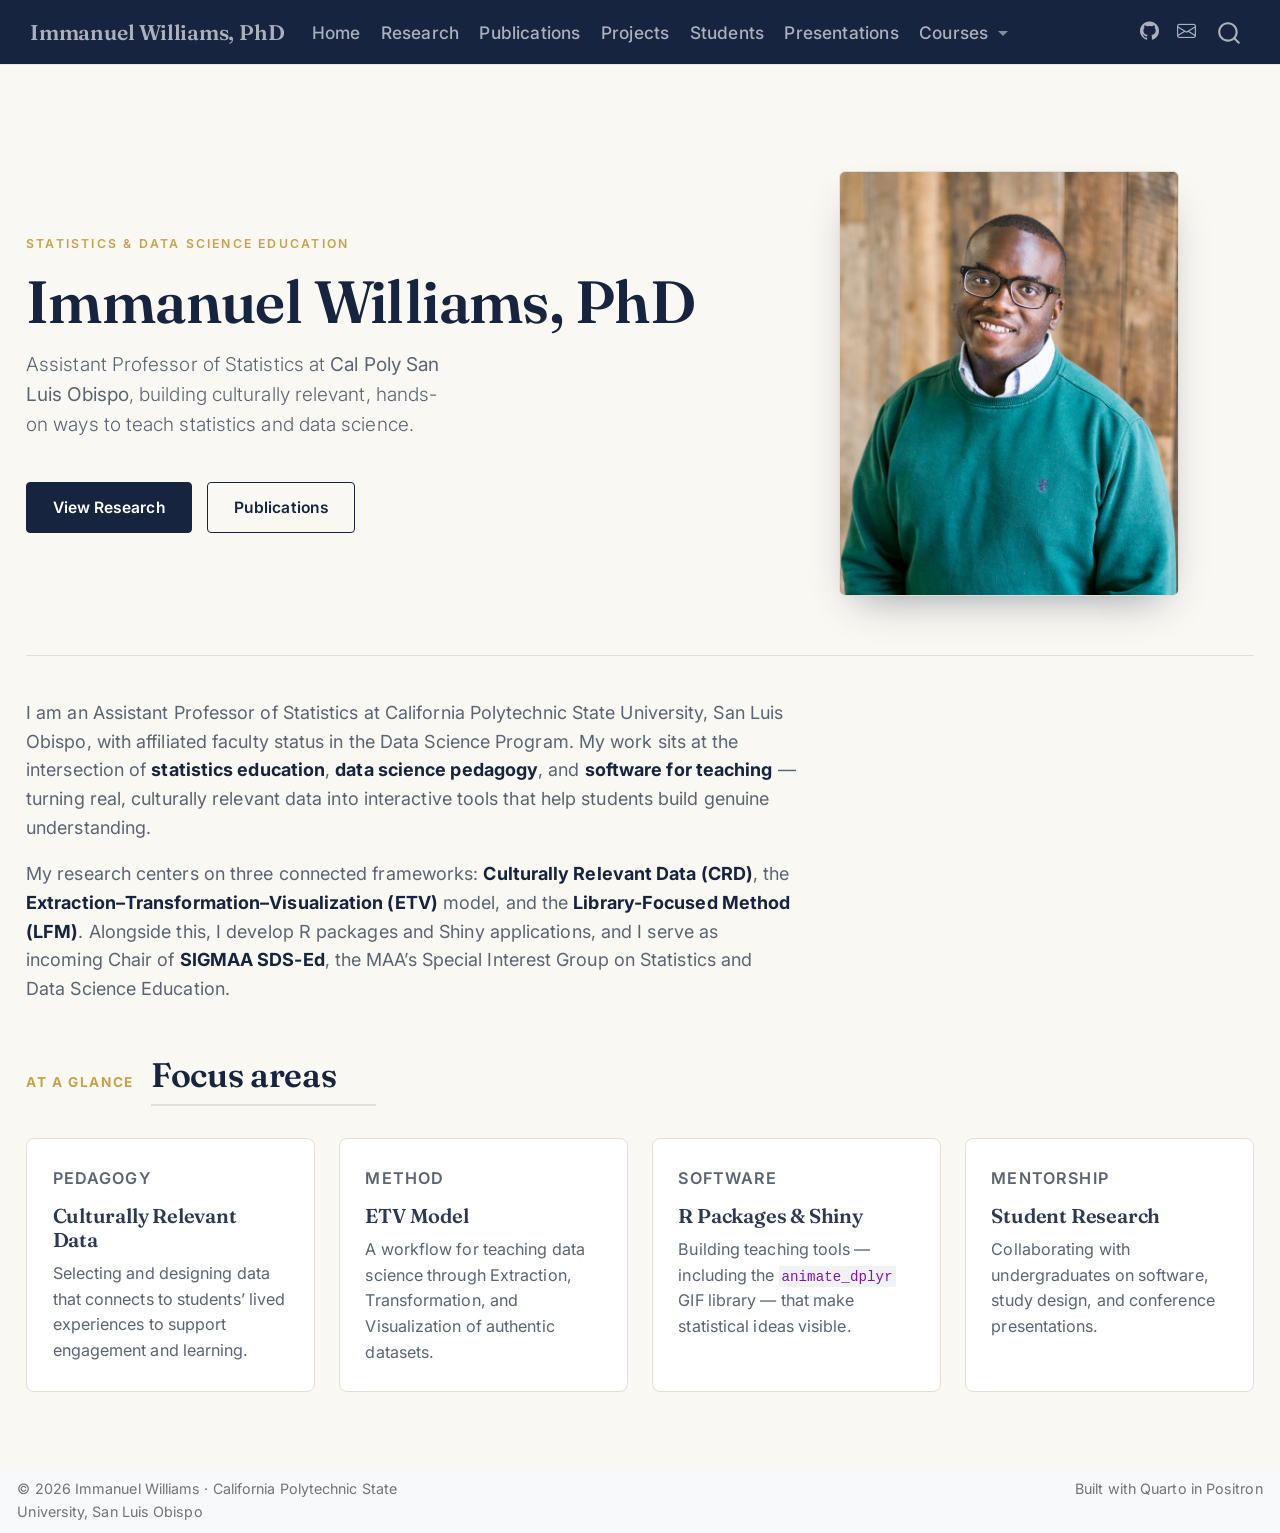
<file: index.html>
<!DOCTYPE html>
<html xmlns="http://www.w3.org/1999/xhtml" lang="en" xml:lang="en"><head>

<meta charset="utf-8">
<meta name="generator" content="quarto-1.8.27">

<meta name="viewport" content="width=device-width, initial-scale=1.0, user-scalable=yes">


<title>Immanuel Williams, PhD</title>
<style>
code{white-space: pre-wrap;}
span.smallcaps{font-variant: small-caps;}
div.columns{display: flex; gap: min(4vw, 1.5em);}
div.column{flex: auto; overflow-x: auto;}
div.hanging-indent{margin-left: 1.5em; text-indent: -1.5em;}
ul.task-list{list-style: none;}
ul.task-list li input[type="checkbox"] {
  width: 0.8em;
  margin: 0 0.8em 0.2em -1em; /* quarto-specific, see https://github.com/quarto-dev/quarto-cli/issues/4556 */ 
  vertical-align: middle;
}
</style>


<script src="site_libs/quarto-nav/quarto-nav.js"></script>
<script src="site_libs/clipboard/clipboard.min.js"></script>
<script src="site_libs/quarto-search/autocomplete.umd.js"></script>
<script src="site_libs/quarto-search/fuse.min.js"></script>
<script src="site_libs/quarto-search/quarto-search.js"></script>
<meta name="quarto:offset" content="./">
<script src="site_libs/quarto-html/quarto.js" type="module"></script>
<script src="site_libs/quarto-html/tabsets/tabsets.js" type="module"></script>
<script src="site_libs/quarto-html/axe/axe-check.js" type="module"></script>
<script src="site_libs/quarto-html/popper.min.js"></script>
<script src="site_libs/quarto-html/tippy.umd.min.js"></script>
<script src="site_libs/quarto-html/anchor.min.js"></script>
<link href="site_libs/quarto-html/tippy.css" rel="stylesheet">
<link href="site_libs/quarto-html/quarto-syntax-highlighting-ed96de9b727972fe78a7b5d16c58bf87.css" rel="stylesheet" id="quarto-text-highlighting-styles">
<script src="site_libs/bootstrap/bootstrap.min.js"></script>
<link href="site_libs/bootstrap/bootstrap-icons.css" rel="stylesheet">
<link href="site_libs/bootstrap/bootstrap-257da31eabc78c3de708944876f3bc94.min.css" rel="stylesheet" append-hash="true" id="quarto-bootstrap" data-mode="light">
<script id="quarto-search-options" type="application/json">{
  "location": "navbar",
  "copy-button": false,
  "collapse-after": 3,
  "panel-placement": "end",
  "type": "overlay",
  "limit": 50,
  "keyboard-shortcut": [
    "f",
    "/",
    "s"
  ],
  "show-item-context": false,
  "language": {
    "search-no-results-text": "No results",
    "search-matching-documents-text": "matching documents",
    "search-copy-link-title": "Copy link to search",
    "search-hide-matches-text": "Hide additional matches",
    "search-more-match-text": "more match in this document",
    "search-more-matches-text": "more matches in this document",
    "search-clear-button-title": "Clear",
    "search-text-placeholder": "",
    "search-detached-cancel-button-title": "Cancel",
    "search-submit-button-title": "Submit",
    "search-label": "Search"
  }
}</script>
<link rel="preconnect" href="https://fonts.googleapis.com">
<link rel="preconnect" href="https://fonts.gstatic.com" crossorigin="">
<link href="https://fonts.googleapis.com/css2?family=Fraunces:opsz,wght@9..144,400;9..144,500;9..144,600;9..144,700&amp;family=Inter:wght@400;500;600;700&amp;display=swap" rel="stylesheet">


</head>

<body class="nav-fixed quarto-light">

<div id="quarto-search-results"></div>
  <header id="quarto-header" class="headroom fixed-top">
    <nav class="navbar navbar-expand-lg " data-bs-theme="dark">
      <div class="navbar-container container-fluid">
      <div class="navbar-brand-container mx-auto">
    <a class="navbar-brand" href="./index.html">
    <span class="navbar-title">Immanuel Williams, PhD</span>
    </a>
  </div>
            <div id="quarto-search" class="" title="Search"></div>
          <button class="navbar-toggler" type="button" data-bs-toggle="collapse" data-bs-target="#navbarCollapse" aria-controls="navbarCollapse" role="menu" aria-expanded="false" aria-label="Toggle navigation" onclick="if (window.quartoToggleHeadroom) { window.quartoToggleHeadroom(); }">
  <span class="navbar-toggler-icon"></span>
</button>
          <div class="collapse navbar-collapse" id="navbarCollapse">
            <ul class="navbar-nav navbar-nav-scroll me-auto">
  <li class="nav-item">
    <a class="nav-link active" href="./index.html" aria-current="page"> 
<span class="menu-text">Home</span></a>
  </li>  
  <li class="nav-item">
    <a class="nav-link" href="./research.html"> 
<span class="menu-text">Research</span></a>
  </li>  
  <li class="nav-item">
    <a class="nav-link" href="./publications.html"> 
<span class="menu-text">Publications</span></a>
  </li>  
  <li class="nav-item">
    <a class="nav-link" href="./projects.html"> 
<span class="menu-text">Projects</span></a>
  </li>  
  <li class="nav-item">
    <a class="nav-link" href="./students.html"> 
<span class="menu-text">Students</span></a>
  </li>  
  <li class="nav-item">
    <a class="nav-link" href="./presentations.html"> 
<span class="menu-text">Presentations</span></a>
  </li>  
  <li class="nav-item dropdown ">
    <a class="nav-link dropdown-toggle" href="#" id="nav-menu-courses" role="link" data-bs-toggle="dropdown" aria-expanded="false">
 <span class="menu-text">Courses</span>
    </a>
    <ul class="dropdown-menu" aria-labelledby="nav-menu-courses">    
        <li>
    <a class="dropdown-item" href="./courses/stat-331/index.html">
 <span class="dropdown-text">STAT 331 — Data Science</span></a>
  </li>  
    </ul>
  </li>
</ul>
            <ul class="navbar-nav navbar-nav-scroll ms-auto">
  <li class="nav-item compact">
    <a class="nav-link" href="https://github.com/gato365"> <i class="bi bi-github" role="img" aria-label="GitHub">
</i> 
<span class="menu-text"></span></a>
  </li>  
  <li class="nav-item compact">
    <a class="nav-link" href="mailto:immanuelwilliams@gato365.com"> <i class="bi bi-envelope" role="img" aria-label="Email">
</i> 
<span class="menu-text"></span></a>
  </li>  
</ul>
          </div> <!-- /navcollapse -->
            <div class="quarto-navbar-tools">
</div>
      </div> <!-- /container-fluid -->
    </nav>
</header>
<!-- content -->
<div id="quarto-content" class="quarto-container page-columns page-rows-contents page-layout-full page-navbar">
<!-- sidebar -->
<!-- margin-sidebar -->
    
<!-- main -->
<main class="content column-page" id="quarto-document-content"><header id="title-block-header" class="quarto-title-block"></header>




<div class="hero">
<div class="hero-text">
<div class="hero-eyebrow">
<p>Statistics &amp; Data Science Education</p>
</div>
<section id="immanuel-williams-phd" class="level1">
<h1>Immanuel Williams, PhD</h1>
<div class="lead">
<p>Assistant Professor of Statistics at <strong>Cal Poly San Luis Obispo</strong>, building culturally relevant, hands-on ways to teach statistics and data science.</p>
</div>
<p><a href="./research.html" class="btn-gold">View Research</a> <a href="./publications.html" class="btn-gold btn-ghost">Publications</a></p>
</section>
</div>
<div class="hero-portrait-wrap">
<!-- Replace src with your photo, e.g. images/profile/immanuel.jpg -->
<p><img class="hero-portrait portrait-placeholder" src="images/profile/immanuel.jpg" alt="Immanuel Williams" onerror="this.classList.add('portrait-placeholder');this.removeAttribute('src');this.innerHTML='Your photo here';"></p>
</div>
</div>
<div class="intro-block">
<p>I am an Assistant Professor of Statistics at California Polytechnic State University, San Luis Obispo, with affiliated faculty status in the Data Science Program. My work sits at the intersection of <strong>statistics education</strong>, <strong>data science pedagogy</strong>, and <strong>software for teaching</strong> — turning real, culturally relevant data into interactive tools that help students build genuine understanding.</p>
<p>My research centers on three connected frameworks: <strong>Culturally Relevant Data (CRD)</strong>, the <strong>Extraction–Transformation–Visualization (ETV)</strong> model, and the <strong>Library-Focused Method (LFM)</strong>. Alongside this, I develop R packages and Shiny applications, and I serve as incoming Chair of <strong>SIGMAA SDS-Ed</strong>, the MAA’s Special Interest Group on Statistics and Data Science Education.</p>
</div>
<div class="section-head">
<div class="section-num">
<p>AT A GLANCE</p>
</div>
<section id="focus-areas" class="level2">
<h2 class="anchored" data-anchor-id="focus-areas">Focus areas</h2>
<div class="rule">

</div>
</section>
</div>
<div class="grid-cards">
<div class="card-x">
<div class="tag">
<p>Pedagogy</p>
</div>
<section id="culturally-relevant-data" class="level3">
<h3 class="anchored" data-anchor-id="culturally-relevant-data">Culturally Relevant Data</h3>
<p>Selecting and designing data that connects to students’ lived experiences to support engagement and learning.</p>
</section>
</div>
<div class="card-x">
<div class="tag">
<p>Method</p>
</div>
<section id="etv-model" class="level3">
<h3 class="anchored" data-anchor-id="etv-model">ETV Model</h3>
<p>A workflow for teaching data science through Extraction, Transformation, and Visualization of authentic datasets.</p>
</section>
</div>
<div class="card-x">
<div class="tag">
<p>Software</p>
</div>
<section id="r-packages-shiny" class="level3">
<h3 class="anchored" data-anchor-id="r-packages-shiny">R Packages &amp; Shiny</h3>
<p>Building teaching tools — including the <code>animate_dplyr</code> GIF library — that make statistical ideas visible.</p>
</section>
</div>
<div class="card-x">
<div class="tag">
<p>Mentorship</p>
</div>
<section id="student-research" class="level3">
<h3 class="anchored" data-anchor-id="student-research">Student Research</h3>
<p>Collaborating with undergraduates on software, study design, and conference presentations.</p>
</section>
</div>
</div>



</main> <!-- /main -->
<script id="quarto-html-after-body" type="application/javascript">
  window.document.addEventListener("DOMContentLoaded", function (event) {
    const icon = "";
    const anchorJS = new window.AnchorJS();
    anchorJS.options = {
      placement: 'right',
      icon: icon
    };
    anchorJS.add('.anchored');
    const isCodeAnnotation = (el) => {
      for (const clz of el.classList) {
        if (clz.startsWith('code-annotation-')) {                     
          return true;
        }
      }
      return false;
    }
    const onCopySuccess = function(e) {
      // button target
      const button = e.trigger;
      // don't keep focus
      button.blur();
      // flash "checked"
      button.classList.add('code-copy-button-checked');
      var currentTitle = button.getAttribute("title");
      button.setAttribute("title", "Copied!");
      let tooltip;
      if (window.bootstrap) {
        button.setAttribute("data-bs-toggle", "tooltip");
        button.setAttribute("data-bs-placement", "left");
        button.setAttribute("data-bs-title", "Copied!");
        tooltip = new bootstrap.Tooltip(button, 
          { trigger: "manual", 
            customClass: "code-copy-button-tooltip",
            offset: [0, -8]});
        tooltip.show();    
      }
      setTimeout(function() {
        if (tooltip) {
          tooltip.hide();
          button.removeAttribute("data-bs-title");
          button.removeAttribute("data-bs-toggle");
          button.removeAttribute("data-bs-placement");
        }
        button.setAttribute("title", currentTitle);
        button.classList.remove('code-copy-button-checked');
      }, 1000);
      // clear code selection
      e.clearSelection();
    }
    const getTextToCopy = function(trigger) {
      const outerScaffold = trigger.parentElement.cloneNode(true);
      const codeEl = outerScaffold.querySelector('code');
      for (const childEl of codeEl.children) {
        if (isCodeAnnotation(childEl)) {
          childEl.remove();
        }
      }
      return codeEl.innerText;
    }
    const clipboard = new window.ClipboardJS('.code-copy-button:not([data-in-quarto-modal])', {
      text: getTextToCopy
    });
    clipboard.on('success', onCopySuccess);
    if (window.document.getElementById('quarto-embedded-source-code-modal')) {
      const clipboardModal = new window.ClipboardJS('.code-copy-button[data-in-quarto-modal]', {
        text: getTextToCopy,
        container: window.document.getElementById('quarto-embedded-source-code-modal')
      });
      clipboardModal.on('success', onCopySuccess);
    }
      var localhostRegex = new RegExp(/^(?:http|https):\/\/localhost\:?[0-9]*\//);
      var mailtoRegex = new RegExp(/^mailto:/);
        var filterRegex = new RegExp("https:\/\/gato365\.github\.io\/professional-website\/");
      var isInternal = (href) => {
          return filterRegex.test(href) || localhostRegex.test(href) || mailtoRegex.test(href);
      }
      // Inspect non-navigation links and adorn them if external
     var links = window.document.querySelectorAll('a[href]:not(.nav-link):not(.navbar-brand):not(.toc-action):not(.sidebar-link):not(.sidebar-item-toggle):not(.pagination-link):not(.no-external):not([aria-hidden]):not(.dropdown-item):not(.quarto-navigation-tool):not(.about-link)');
      for (var i=0; i<links.length; i++) {
        const link = links[i];
        if (!isInternal(link.href)) {
          // undo the damage that might have been done by quarto-nav.js in the case of
          // links that we want to consider external
          if (link.dataset.originalHref !== undefined) {
            link.href = link.dataset.originalHref;
          }
            // target, if specified
            link.setAttribute("target", "_blank");
            if (link.getAttribute("rel") === null) {
              link.setAttribute("rel", "noopener");
            }
        }
      }
    function tippyHover(el, contentFn, onTriggerFn, onUntriggerFn) {
      const config = {
        allowHTML: true,
        maxWidth: 500,
        delay: 100,
        arrow: false,
        appendTo: function(el) {
            return el.parentElement;
        },
        interactive: true,
        interactiveBorder: 10,
        theme: 'quarto',
        placement: 'bottom-start',
      };
      if (contentFn) {
        config.content = contentFn;
      }
      if (onTriggerFn) {
        config.onTrigger = onTriggerFn;
      }
      if (onUntriggerFn) {
        config.onUntrigger = onUntriggerFn;
      }
      window.tippy(el, config); 
    }
    const noterefs = window.document.querySelectorAll('a[role="doc-noteref"]');
    for (var i=0; i<noterefs.length; i++) {
      const ref = noterefs[i];
      tippyHover(ref, function() {
        // use id or data attribute instead here
        let href = ref.getAttribute('data-footnote-href') || ref.getAttribute('href');
        try { href = new URL(href).hash; } catch {}
        const id = href.replace(/^#\/?/, "");
        const note = window.document.getElementById(id);
        if (note) {
          return note.innerHTML;
        } else {
          return "";
        }
      });
    }
    const xrefs = window.document.querySelectorAll('a.quarto-xref');
    const processXRef = (id, note) => {
      // Strip column container classes
      const stripColumnClz = (el) => {
        el.classList.remove("page-full", "page-columns");
        if (el.children) {
          for (const child of el.children) {
            stripColumnClz(child);
          }
        }
      }
      stripColumnClz(note)
      if (id === null || id.startsWith('sec-')) {
        // Special case sections, only their first couple elements
        const container = document.createElement("div");
        if (note.children && note.children.length > 2) {
          container.appendChild(note.children[0].cloneNode(true));
          for (let i = 1; i < note.children.length; i++) {
            const child = note.children[i];
            if (child.tagName === "P" && child.innerText === "") {
              continue;
            } else {
              container.appendChild(child.cloneNode(true));
              break;
            }
          }
          if (window.Quarto?.typesetMath) {
            window.Quarto.typesetMath(container);
          }
          return container.innerHTML
        } else {
          if (window.Quarto?.typesetMath) {
            window.Quarto.typesetMath(note);
          }
          return note.innerHTML;
        }
      } else {
        // Remove any anchor links if they are present
        const anchorLink = note.querySelector('a.anchorjs-link');
        if (anchorLink) {
          anchorLink.remove();
        }
        if (window.Quarto?.typesetMath) {
          window.Quarto.typesetMath(note);
        }
        if (note.classList.contains("callout")) {
          return note.outerHTML;
        } else {
          return note.innerHTML;
        }
      }
    }
    for (var i=0; i<xrefs.length; i++) {
      const xref = xrefs[i];
      tippyHover(xref, undefined, function(instance) {
        instance.disable();
        let url = xref.getAttribute('href');
        let hash = undefined; 
        if (url.startsWith('#')) {
          hash = url;
        } else {
          try { hash = new URL(url).hash; } catch {}
        }
        if (hash) {
          const id = hash.replace(/^#\/?/, "");
          const note = window.document.getElementById(id);
          if (note !== null) {
            try {
              const html = processXRef(id, note.cloneNode(true));
              instance.setContent(html);
            } finally {
              instance.enable();
              instance.show();
            }
          } else {
            // See if we can fetch this
            fetch(url.split('#')[0])
            .then(res => res.text())
            .then(html => {
              const parser = new DOMParser();
              const htmlDoc = parser.parseFromString(html, "text/html");
              const note = htmlDoc.getElementById(id);
              if (note !== null) {
                const html = processXRef(id, note);
                instance.setContent(html);
              } 
            }).finally(() => {
              instance.enable();
              instance.show();
            });
          }
        } else {
          // See if we can fetch a full url (with no hash to target)
          // This is a special case and we should probably do some content thinning / targeting
          fetch(url)
          .then(res => res.text())
          .then(html => {
            const parser = new DOMParser();
            const htmlDoc = parser.parseFromString(html, "text/html");
            const note = htmlDoc.querySelector('main.content');
            if (note !== null) {
              // This should only happen for chapter cross references
              // (since there is no id in the URL)
              // remove the first header
              if (note.children.length > 0 && note.children[0].tagName === "HEADER") {
                note.children[0].remove();
              }
              const html = processXRef(null, note);
              instance.setContent(html);
            } 
          }).finally(() => {
            instance.enable();
            instance.show();
          });
        }
      }, function(instance) {
      });
    }
        let selectedAnnoteEl;
        const selectorForAnnotation = ( cell, annotation) => {
          let cellAttr = 'data-code-cell="' + cell + '"';
          let lineAttr = 'data-code-annotation="' +  annotation + '"';
          const selector = 'span[' + cellAttr + '][' + lineAttr + ']';
          return selector;
        }
        const selectCodeLines = (annoteEl) => {
          const doc = window.document;
          const targetCell = annoteEl.getAttribute("data-target-cell");
          const targetAnnotation = annoteEl.getAttribute("data-target-annotation");
          const annoteSpan = window.document.querySelector(selectorForAnnotation(targetCell, targetAnnotation));
          const lines = annoteSpan.getAttribute("data-code-lines").split(",");
          const lineIds = lines.map((line) => {
            return targetCell + "-" + line;
          })
          let top = null;
          let height = null;
          let parent = null;
          if (lineIds.length > 0) {
              //compute the position of the single el (top and bottom and make a div)
              const el = window.document.getElementById(lineIds[0]);
              top = el.offsetTop;
              height = el.offsetHeight;
              parent = el.parentElement.parentElement;
            if (lineIds.length > 1) {
              const lastEl = window.document.getElementById(lineIds[lineIds.length - 1]);
              const bottom = lastEl.offsetTop + lastEl.offsetHeight;
              height = bottom - top;
            }
            if (top !== null && height !== null && parent !== null) {
              // cook up a div (if necessary) and position it 
              let div = window.document.getElementById("code-annotation-line-highlight");
              if (div === null) {
                div = window.document.createElement("div");
                div.setAttribute("id", "code-annotation-line-highlight");
                div.style.position = 'absolute';
                parent.appendChild(div);
              }
              div.style.top = top - 2 + "px";
              div.style.height = height + 4 + "px";
              div.style.left = 0;
              let gutterDiv = window.document.getElementById("code-annotation-line-highlight-gutter");
              if (gutterDiv === null) {
                gutterDiv = window.document.createElement("div");
                gutterDiv.setAttribute("id", "code-annotation-line-highlight-gutter");
                gutterDiv.style.position = 'absolute';
                const codeCell = window.document.getElementById(targetCell);
                const gutter = codeCell.querySelector('.code-annotation-gutter');
                gutter.appendChild(gutterDiv);
              }
              gutterDiv.style.top = top - 2 + "px";
              gutterDiv.style.height = height + 4 + "px";
            }
            selectedAnnoteEl = annoteEl;
          }
        };
        const unselectCodeLines = () => {
          const elementsIds = ["code-annotation-line-highlight", "code-annotation-line-highlight-gutter"];
          elementsIds.forEach((elId) => {
            const div = window.document.getElementById(elId);
            if (div) {
              div.remove();
            }
          });
          selectedAnnoteEl = undefined;
        };
          // Handle positioning of the toggle
      window.addEventListener(
        "resize",
        throttle(() => {
          elRect = undefined;
          if (selectedAnnoteEl) {
            selectCodeLines(selectedAnnoteEl);
          }
        }, 10)
      );
      function throttle(fn, ms) {
      let throttle = false;
      let timer;
        return (...args) => {
          if(!throttle) { // first call gets through
              fn.apply(this, args);
              throttle = true;
          } else { // all the others get throttled
              if(timer) clearTimeout(timer); // cancel #2
              timer = setTimeout(() => {
                fn.apply(this, args);
                timer = throttle = false;
              }, ms);
          }
        };
      }
        // Attach click handler to the DT
        const annoteDls = window.document.querySelectorAll('dt[data-target-cell]');
        for (const annoteDlNode of annoteDls) {
          annoteDlNode.addEventListener('click', (event) => {
            const clickedEl = event.target;
            if (clickedEl !== selectedAnnoteEl) {
              unselectCodeLines();
              const activeEl = window.document.querySelector('dt[data-target-cell].code-annotation-active');
              if (activeEl) {
                activeEl.classList.remove('code-annotation-active');
              }
              selectCodeLines(clickedEl);
              clickedEl.classList.add('code-annotation-active');
            } else {
              // Unselect the line
              unselectCodeLines();
              clickedEl.classList.remove('code-annotation-active');
            }
          });
        }
    const findCites = (el) => {
      const parentEl = el.parentElement;
      if (parentEl) {
        const cites = parentEl.dataset.cites;
        if (cites) {
          return {
            el,
            cites: cites.split(' ')
          };
        } else {
          return findCites(el.parentElement)
        }
      } else {
        return undefined;
      }
    };
    var bibliorefs = window.document.querySelectorAll('a[role="doc-biblioref"]');
    for (var i=0; i<bibliorefs.length; i++) {
      const ref = bibliorefs[i];
      const citeInfo = findCites(ref);
      if (citeInfo) {
        tippyHover(citeInfo.el, function() {
          var popup = window.document.createElement('div');
          citeInfo.cites.forEach(function(cite) {
            var citeDiv = window.document.createElement('div');
            citeDiv.classList.add('hanging-indent');
            citeDiv.classList.add('csl-entry');
            var biblioDiv = window.document.getElementById('ref-' + cite);
            if (biblioDiv) {
              citeDiv.innerHTML = biblioDiv.innerHTML;
            }
            popup.appendChild(citeDiv);
          });
          return popup.innerHTML;
        });
      }
    }
  });
  </script>
</div> <!-- /content -->
<footer class="footer">
  <div class="nav-footer">
    <div class="nav-footer-left">
<p>© 2026 Immanuel Williams · California Polytechnic State University, San Luis Obispo</p>
</div>   
    <div class="nav-footer-center">
      &nbsp;
    </div>
    <div class="nav-footer-right">
<p>Built with Quarto in Positron</p>
</div>
  </div>
</footer>




</body></html>
</file>
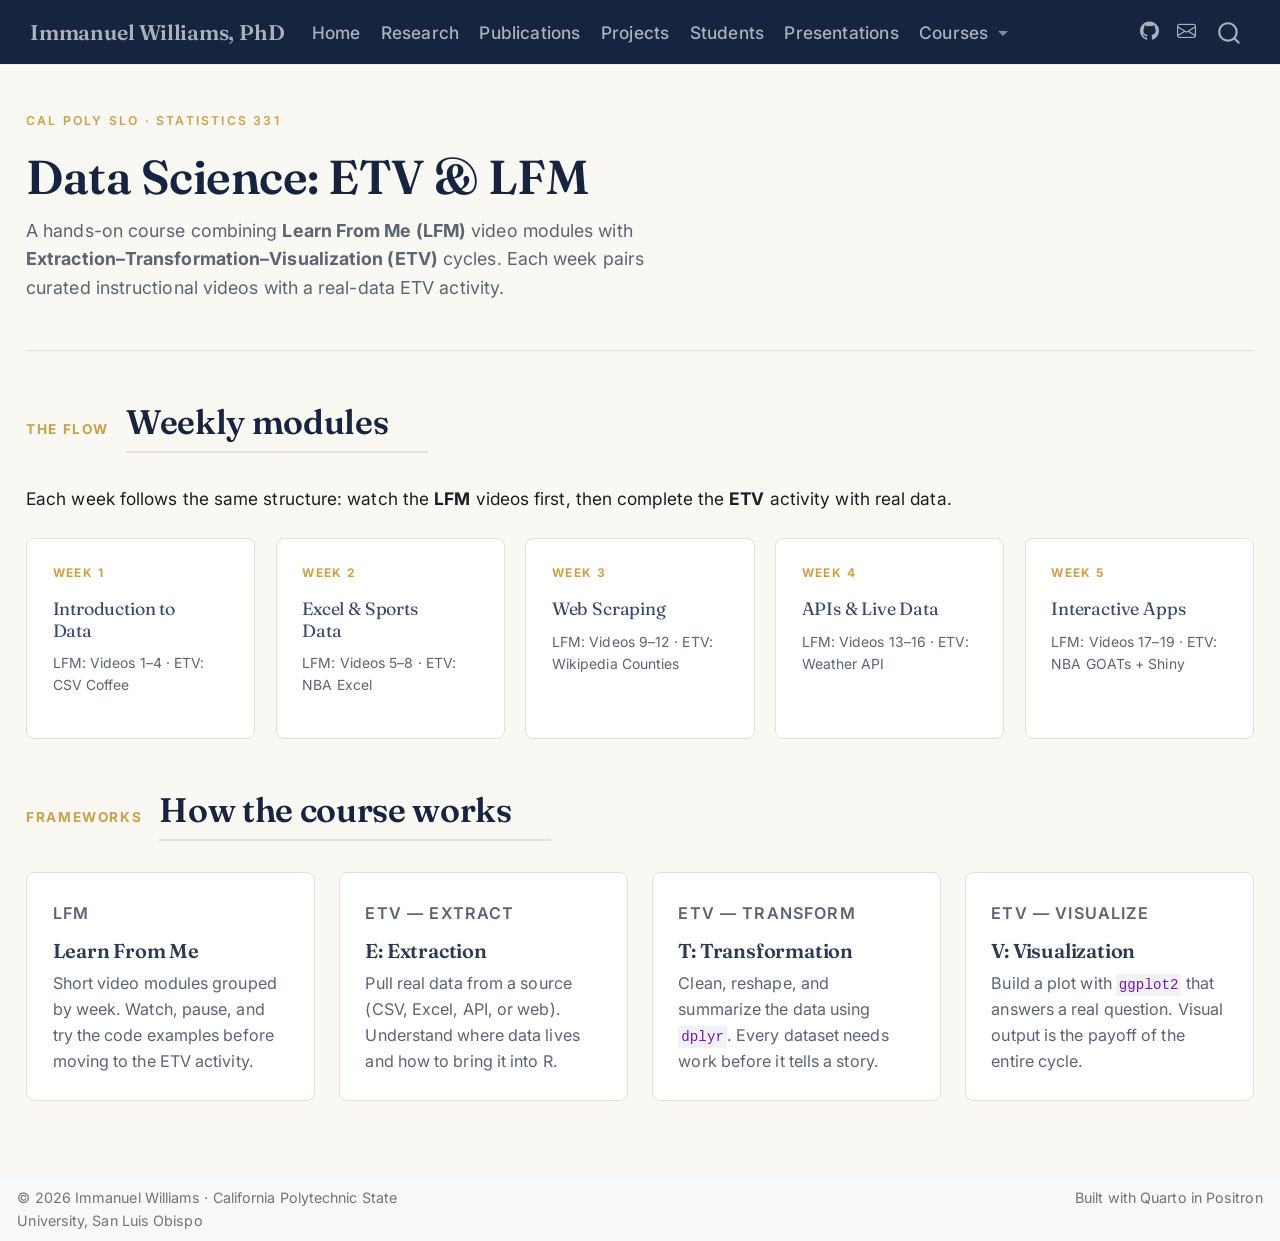
<file: courses/stat-331/index.html>
<!DOCTYPE html>
<html xmlns="http://www.w3.org/1999/xhtml" lang="en" xml:lang="en"><head>

<meta charset="utf-8">
<meta name="generator" content="quarto-1.8.27">

<meta name="viewport" content="width=device-width, initial-scale=1.0, user-scalable=yes">


<title>STAT 331 — Data Science · Immanuel Williams – Immanuel Williams, PhD</title>
<style>
code{white-space: pre-wrap;}
span.smallcaps{font-variant: small-caps;}
div.columns{display: flex; gap: min(4vw, 1.5em);}
div.column{flex: auto; overflow-x: auto;}
div.hanging-indent{margin-left: 1.5em; text-indent: -1.5em;}
ul.task-list{list-style: none;}
ul.task-list li input[type="checkbox"] {
  width: 0.8em;
  margin: 0 0.8em 0.2em -1em; /* quarto-specific, see https://github.com/quarto-dev/quarto-cli/issues/4556 */ 
  vertical-align: middle;
}
</style>


<script src="../../site_libs/quarto-nav/quarto-nav.js"></script>
<script src="../../site_libs/clipboard/clipboard.min.js"></script>
<script src="../../site_libs/quarto-search/autocomplete.umd.js"></script>
<script src="../../site_libs/quarto-search/fuse.min.js"></script>
<script src="../../site_libs/quarto-search/quarto-search.js"></script>
<meta name="quarto:offset" content="../../">
<script src="../../site_libs/quarto-html/quarto.js" type="module"></script>
<script src="../../site_libs/quarto-html/tabsets/tabsets.js" type="module"></script>
<script src="../../site_libs/quarto-html/axe/axe-check.js" type="module"></script>
<script src="../../site_libs/quarto-html/popper.min.js"></script>
<script src="../../site_libs/quarto-html/tippy.umd.min.js"></script>
<script src="../../site_libs/quarto-html/anchor.min.js"></script>
<link href="../../site_libs/quarto-html/tippy.css" rel="stylesheet">
<link href="../../site_libs/quarto-html/quarto-syntax-highlighting-ed96de9b727972fe78a7b5d16c58bf87.css" rel="stylesheet" id="quarto-text-highlighting-styles">
<script src="../../site_libs/bootstrap/bootstrap.min.js"></script>
<link href="../../site_libs/bootstrap/bootstrap-icons.css" rel="stylesheet">
<link href="../../site_libs/bootstrap/bootstrap-257da31eabc78c3de708944876f3bc94.min.css" rel="stylesheet" append-hash="true" id="quarto-bootstrap" data-mode="light">
<script id="quarto-search-options" type="application/json">{
  "location": "navbar",
  "copy-button": false,
  "collapse-after": 3,
  "panel-placement": "end",
  "type": "overlay",
  "limit": 50,
  "keyboard-shortcut": [
    "f",
    "/",
    "s"
  ],
  "show-item-context": false,
  "language": {
    "search-no-results-text": "No results",
    "search-matching-documents-text": "matching documents",
    "search-copy-link-title": "Copy link to search",
    "search-hide-matches-text": "Hide additional matches",
    "search-more-match-text": "more match in this document",
    "search-more-matches-text": "more matches in this document",
    "search-clear-button-title": "Clear",
    "search-text-placeholder": "",
    "search-detached-cancel-button-title": "Cancel",
    "search-submit-button-title": "Submit",
    "search-label": "Search"
  }
}</script>
<link rel="preconnect" href="https://fonts.googleapis.com">
<link rel="preconnect" href="https://fonts.gstatic.com" crossorigin="">
<link href="https://fonts.googleapis.com/css2?family=Fraunces:opsz,wght@9..144,400;9..144,500;9..144,600;9..144,700&amp;family=Inter:wght@400;500;600;700&amp;display=swap" rel="stylesheet">


</head>

<body class="nav-fixed quarto-light">

<div id="quarto-search-results"></div>
  <header id="quarto-header" class="headroom fixed-top">
    <nav class="navbar navbar-expand-lg " data-bs-theme="dark">
      <div class="navbar-container container-fluid">
      <div class="navbar-brand-container mx-auto">
    <a class="navbar-brand" href="../../index.html">
    <span class="navbar-title">Immanuel Williams, PhD</span>
    </a>
  </div>
            <div id="quarto-search" class="" title="Search"></div>
          <button class="navbar-toggler" type="button" data-bs-toggle="collapse" data-bs-target="#navbarCollapse" aria-controls="navbarCollapse" role="menu" aria-expanded="false" aria-label="Toggle navigation" onclick="if (window.quartoToggleHeadroom) { window.quartoToggleHeadroom(); }">
  <span class="navbar-toggler-icon"></span>
</button>
          <div class="collapse navbar-collapse" id="navbarCollapse">
            <ul class="navbar-nav navbar-nav-scroll me-auto">
  <li class="nav-item">
    <a class="nav-link" href="../../index.html"> 
<span class="menu-text">Home</span></a>
  </li>  
  <li class="nav-item">
    <a class="nav-link" href="../../research.html"> 
<span class="menu-text">Research</span></a>
  </li>  
  <li class="nav-item">
    <a class="nav-link" href="../../publications.html"> 
<span class="menu-text">Publications</span></a>
  </li>  
  <li class="nav-item">
    <a class="nav-link" href="../../projects.html"> 
<span class="menu-text">Projects</span></a>
  </li>  
  <li class="nav-item">
    <a class="nav-link" href="../../students.html"> 
<span class="menu-text">Students</span></a>
  </li>  
  <li class="nav-item">
    <a class="nav-link" href="../../presentations.html"> 
<span class="menu-text">Presentations</span></a>
  </li>  
  <li class="nav-item dropdown ">
    <a class="nav-link dropdown-toggle" href="#" id="nav-menu-courses" role="link" data-bs-toggle="dropdown" aria-expanded="false">
 <span class="menu-text">Courses</span>
    </a>
    <ul class="dropdown-menu" aria-labelledby="nav-menu-courses">    
        <li>
    <a class="dropdown-item" href="../../courses/stat-331/index.html">
 <span class="dropdown-text">STAT 331 — Data Science</span></a>
  </li>  
    </ul>
  </li>
</ul>
            <ul class="navbar-nav navbar-nav-scroll ms-auto">
  <li class="nav-item compact">
    <a class="nav-link" href="https://github.com/gato365"> <i class="bi bi-github" role="img" aria-label="GitHub">
</i> 
<span class="menu-text"></span></a>
  </li>  
  <li class="nav-item compact">
    <a class="nav-link" href="mailto:immanuelwilliams@gato365.com"> <i class="bi bi-envelope" role="img" aria-label="Email">
</i> 
<span class="menu-text"></span></a>
  </li>  
</ul>
          </div> <!-- /navcollapse -->
            <div class="quarto-navbar-tools">
</div>
      </div> <!-- /container-fluid -->
    </nav>
</header>
<!-- content -->
<div id="quarto-content" class="quarto-container page-columns page-rows-contents page-layout-full page-navbar">
<!-- sidebar -->
<!-- margin-sidebar -->
    
<!-- main -->
<main class="content column-page" id="quarto-document-content"><header id="title-block-header" class="quarto-title-block"></header>




<div class="week-hero">
<div class="week-eyebrow">
<p>Cal Poly SLO · Statistics 331</p>
</div>
<section id="data-science-etv-lfm" class="level1">
<h1>Data Science: ETV &amp; LFM</h1>
<div class="week-desc">
<p>A hands-on course combining <strong>Learn From Me (LFM)</strong> video modules with <strong>Extraction–Transformation–Visualization (ETV)</strong> cycles. Each week pairs curated instructional videos with a real-data ETV activity.</p>
</div>
</section>
</div>
<div class="section-head">
<div class="section-num">
<p>THE FLOW</p>
</div>
<section id="weekly-modules" class="level2">
<h2 class="anchored" data-anchor-id="weekly-modules">Weekly modules</h2>
<div class="rule">

</div>
</section>
</div>
<p>Each week follows the same structure: watch the <strong>LFM</strong> videos first, then complete the <strong>ETV</strong> activity with real data.</p>
<div class="week-overview-grid">
<div class="week-card">
<div class="week-num">
<p>Week 1</p>
</div>
<section id="introduction-to-data" class="level3">
<h3 class="anchored" data-anchor-id="introduction-to-data"><a href="../../courses/stat-331/week-1.html">Introduction to Data</a></h3>
<div class="week-meta">
<p>LFM: Videos 1–4 · ETV: CSV Coffee</p>
</div>
</section>
</div>
<div class="week-card">
<div class="week-num">
<p>Week 2</p>
</div>
<section id="excel-sports-data" class="level3">
<h3 class="anchored" data-anchor-id="excel-sports-data"><a href="../../courses/stat-331/week-2.html">Excel &amp; Sports Data</a></h3>
<div class="week-meta">
<p>LFM: Videos 5–8 · ETV: NBA Excel</p>
</div>
</section>
</div>
<div class="week-card">
<div class="week-num">
<p>Week 3</p>
</div>
<section id="web-scraping" class="level3">
<h3 class="anchored" data-anchor-id="web-scraping"><a href="../../courses/stat-331/week-3.html">Web Scraping</a></h3>
<div class="week-meta">
<p>LFM: Videos 9–12 · ETV: Wikipedia Counties</p>
</div>
</section>
</div>
<div class="week-card">
<div class="week-num">
<p>Week 4</p>
</div>
<section id="apis-live-data" class="level3">
<h3 class="anchored" data-anchor-id="apis-live-data"><a href="../../courses/stat-331/week-4.html">APIs &amp; Live Data</a></h3>
<div class="week-meta">
<p>LFM: Videos 13–16 · ETV: Weather API</p>
</div>
</section>
</div>
<div class="week-card">
<div class="week-num">
<p>Week 5</p>
</div>
<section id="interactive-apps" class="level3">
<h3 class="anchored" data-anchor-id="interactive-apps"><a href="../../courses/stat-331/week-5.html">Interactive Apps</a></h3>
<div class="week-meta">
<p>LFM: Videos 17–19 · ETV: NBA GOATs + Shiny</p>
</div>
</section>
</div>
</div>
<div class="section-head">
<div class="section-num">
<p>FRAMEWORKS</p>
</div>
<section id="how-the-course-works" class="level2">
<h2 class="anchored" data-anchor-id="how-the-course-works">How the course works</h2>
<div class="rule">

</div>
</section>
</div>
<div class="grid-cards">
<div class="card-x">
<div class="tag">
<p>LFM</p>
</div>
<section id="learn-from-me" class="level3">
<h3 class="anchored" data-anchor-id="learn-from-me">Learn From Me</h3>
<p>Short video modules grouped by week. Watch, pause, and try the code examples before moving to the ETV activity.</p>
</section>
</div>
<div class="card-x">
<div class="tag">
<p>ETV — Extract</p>
</div>
<section id="e-extraction" class="level3">
<h3 class="anchored" data-anchor-id="e-extraction">E: Extraction</h3>
<p>Pull real data from a source (CSV, Excel, API, or web). Understand where data lives and how to bring it into R.</p>
</section>
</div>
<div class="card-x">
<div class="tag">
<p>ETV — Transform</p>
</div>
<section id="t-transformation" class="level3">
<h3 class="anchored" data-anchor-id="t-transformation">T: Transformation</h3>
<p>Clean, reshape, and summarize the data using <code>dplyr</code>. Every dataset needs work before it tells a story.</p>
</section>
</div>
<div class="card-x">
<div class="tag">
<p>ETV — Visualize</p>
</div>
<section id="v-visualization" class="level3">
<h3 class="anchored" data-anchor-id="v-visualization">V: Visualization</h3>
<p>Build a plot with <code>ggplot2</code> that answers a real question. Visual output is the payoff of the entire cycle.</p>
</section>
</div>
</div>



</main> <!-- /main -->
<script id="quarto-html-after-body" type="application/javascript">
  window.document.addEventListener("DOMContentLoaded", function (event) {
    const icon = "";
    const anchorJS = new window.AnchorJS();
    anchorJS.options = {
      placement: 'right',
      icon: icon
    };
    anchorJS.add('.anchored');
    const isCodeAnnotation = (el) => {
      for (const clz of el.classList) {
        if (clz.startsWith('code-annotation-')) {                     
          return true;
        }
      }
      return false;
    }
    const onCopySuccess = function(e) {
      // button target
      const button = e.trigger;
      // don't keep focus
      button.blur();
      // flash "checked"
      button.classList.add('code-copy-button-checked');
      var currentTitle = button.getAttribute("title");
      button.setAttribute("title", "Copied!");
      let tooltip;
      if (window.bootstrap) {
        button.setAttribute("data-bs-toggle", "tooltip");
        button.setAttribute("data-bs-placement", "left");
        button.setAttribute("data-bs-title", "Copied!");
        tooltip = new bootstrap.Tooltip(button, 
          { trigger: "manual", 
            customClass: "code-copy-button-tooltip",
            offset: [0, -8]});
        tooltip.show();    
      }
      setTimeout(function() {
        if (tooltip) {
          tooltip.hide();
          button.removeAttribute("data-bs-title");
          button.removeAttribute("data-bs-toggle");
          button.removeAttribute("data-bs-placement");
        }
        button.setAttribute("title", currentTitle);
        button.classList.remove('code-copy-button-checked');
      }, 1000);
      // clear code selection
      e.clearSelection();
    }
    const getTextToCopy = function(trigger) {
      const outerScaffold = trigger.parentElement.cloneNode(true);
      const codeEl = outerScaffold.querySelector('code');
      for (const childEl of codeEl.children) {
        if (isCodeAnnotation(childEl)) {
          childEl.remove();
        }
      }
      return codeEl.innerText;
    }
    const clipboard = new window.ClipboardJS('.code-copy-button:not([data-in-quarto-modal])', {
      text: getTextToCopy
    });
    clipboard.on('success', onCopySuccess);
    if (window.document.getElementById('quarto-embedded-source-code-modal')) {
      const clipboardModal = new window.ClipboardJS('.code-copy-button[data-in-quarto-modal]', {
        text: getTextToCopy,
        container: window.document.getElementById('quarto-embedded-source-code-modal')
      });
      clipboardModal.on('success', onCopySuccess);
    }
      var localhostRegex = new RegExp(/^(?:http|https):\/\/localhost\:?[0-9]*\//);
      var mailtoRegex = new RegExp(/^mailto:/);
        var filterRegex = new RegExp("https:\/\/gato365\.github\.io\/professional-website\/");
      var isInternal = (href) => {
          return filterRegex.test(href) || localhostRegex.test(href) || mailtoRegex.test(href);
      }
      // Inspect non-navigation links and adorn them if external
     var links = window.document.querySelectorAll('a[href]:not(.nav-link):not(.navbar-brand):not(.toc-action):not(.sidebar-link):not(.sidebar-item-toggle):not(.pagination-link):not(.no-external):not([aria-hidden]):not(.dropdown-item):not(.quarto-navigation-tool):not(.about-link)');
      for (var i=0; i<links.length; i++) {
        const link = links[i];
        if (!isInternal(link.href)) {
          // undo the damage that might have been done by quarto-nav.js in the case of
          // links that we want to consider external
          if (link.dataset.originalHref !== undefined) {
            link.href = link.dataset.originalHref;
          }
            // target, if specified
            link.setAttribute("target", "_blank");
            if (link.getAttribute("rel") === null) {
              link.setAttribute("rel", "noopener");
            }
        }
      }
    function tippyHover(el, contentFn, onTriggerFn, onUntriggerFn) {
      const config = {
        allowHTML: true,
        maxWidth: 500,
        delay: 100,
        arrow: false,
        appendTo: function(el) {
            return el.parentElement;
        },
        interactive: true,
        interactiveBorder: 10,
        theme: 'quarto',
        placement: 'bottom-start',
      };
      if (contentFn) {
        config.content = contentFn;
      }
      if (onTriggerFn) {
        config.onTrigger = onTriggerFn;
      }
      if (onUntriggerFn) {
        config.onUntrigger = onUntriggerFn;
      }
      window.tippy(el, config); 
    }
    const noterefs = window.document.querySelectorAll('a[role="doc-noteref"]');
    for (var i=0; i<noterefs.length; i++) {
      const ref = noterefs[i];
      tippyHover(ref, function() {
        // use id or data attribute instead here
        let href = ref.getAttribute('data-footnote-href') || ref.getAttribute('href');
        try { href = new URL(href).hash; } catch {}
        const id = href.replace(/^#\/?/, "");
        const note = window.document.getElementById(id);
        if (note) {
          return note.innerHTML;
        } else {
          return "";
        }
      });
    }
    const xrefs = window.document.querySelectorAll('a.quarto-xref');
    const processXRef = (id, note) => {
      // Strip column container classes
      const stripColumnClz = (el) => {
        el.classList.remove("page-full", "page-columns");
        if (el.children) {
          for (const child of el.children) {
            stripColumnClz(child);
          }
        }
      }
      stripColumnClz(note)
      if (id === null || id.startsWith('sec-')) {
        // Special case sections, only their first couple elements
        const container = document.createElement("div");
        if (note.children && note.children.length > 2) {
          container.appendChild(note.children[0].cloneNode(true));
          for (let i = 1; i < note.children.length; i++) {
            const child = note.children[i];
            if (child.tagName === "P" && child.innerText === "") {
              continue;
            } else {
              container.appendChild(child.cloneNode(true));
              break;
            }
          }
          if (window.Quarto?.typesetMath) {
            window.Quarto.typesetMath(container);
          }
          return container.innerHTML
        } else {
          if (window.Quarto?.typesetMath) {
            window.Quarto.typesetMath(note);
          }
          return note.innerHTML;
        }
      } else {
        // Remove any anchor links if they are present
        const anchorLink = note.querySelector('a.anchorjs-link');
        if (anchorLink) {
          anchorLink.remove();
        }
        if (window.Quarto?.typesetMath) {
          window.Quarto.typesetMath(note);
        }
        if (note.classList.contains("callout")) {
          return note.outerHTML;
        } else {
          return note.innerHTML;
        }
      }
    }
    for (var i=0; i<xrefs.length; i++) {
      const xref = xrefs[i];
      tippyHover(xref, undefined, function(instance) {
        instance.disable();
        let url = xref.getAttribute('href');
        let hash = undefined; 
        if (url.startsWith('#')) {
          hash = url;
        } else {
          try { hash = new URL(url).hash; } catch {}
        }
        if (hash) {
          const id = hash.replace(/^#\/?/, "");
          const note = window.document.getElementById(id);
          if (note !== null) {
            try {
              const html = processXRef(id, note.cloneNode(true));
              instance.setContent(html);
            } finally {
              instance.enable();
              instance.show();
            }
          } else {
            // See if we can fetch this
            fetch(url.split('#')[0])
            .then(res => res.text())
            .then(html => {
              const parser = new DOMParser();
              const htmlDoc = parser.parseFromString(html, "text/html");
              const note = htmlDoc.getElementById(id);
              if (note !== null) {
                const html = processXRef(id, note);
                instance.setContent(html);
              } 
            }).finally(() => {
              instance.enable();
              instance.show();
            });
          }
        } else {
          // See if we can fetch a full url (with no hash to target)
          // This is a special case and we should probably do some content thinning / targeting
          fetch(url)
          .then(res => res.text())
          .then(html => {
            const parser = new DOMParser();
            const htmlDoc = parser.parseFromString(html, "text/html");
            const note = htmlDoc.querySelector('main.content');
            if (note !== null) {
              // This should only happen for chapter cross references
              // (since there is no id in the URL)
              // remove the first header
              if (note.children.length > 0 && note.children[0].tagName === "HEADER") {
                note.children[0].remove();
              }
              const html = processXRef(null, note);
              instance.setContent(html);
            } 
          }).finally(() => {
            instance.enable();
            instance.show();
          });
        }
      }, function(instance) {
      });
    }
        let selectedAnnoteEl;
        const selectorForAnnotation = ( cell, annotation) => {
          let cellAttr = 'data-code-cell="' + cell + '"';
          let lineAttr = 'data-code-annotation="' +  annotation + '"';
          const selector = 'span[' + cellAttr + '][' + lineAttr + ']';
          return selector;
        }
        const selectCodeLines = (annoteEl) => {
          const doc = window.document;
          const targetCell = annoteEl.getAttribute("data-target-cell");
          const targetAnnotation = annoteEl.getAttribute("data-target-annotation");
          const annoteSpan = window.document.querySelector(selectorForAnnotation(targetCell, targetAnnotation));
          const lines = annoteSpan.getAttribute("data-code-lines").split(",");
          const lineIds = lines.map((line) => {
            return targetCell + "-" + line;
          })
          let top = null;
          let height = null;
          let parent = null;
          if (lineIds.length > 0) {
              //compute the position of the single el (top and bottom and make a div)
              const el = window.document.getElementById(lineIds[0]);
              top = el.offsetTop;
              height = el.offsetHeight;
              parent = el.parentElement.parentElement;
            if (lineIds.length > 1) {
              const lastEl = window.document.getElementById(lineIds[lineIds.length - 1]);
              const bottom = lastEl.offsetTop + lastEl.offsetHeight;
              height = bottom - top;
            }
            if (top !== null && height !== null && parent !== null) {
              // cook up a div (if necessary) and position it 
              let div = window.document.getElementById("code-annotation-line-highlight");
              if (div === null) {
                div = window.document.createElement("div");
                div.setAttribute("id", "code-annotation-line-highlight");
                div.style.position = 'absolute';
                parent.appendChild(div);
              }
              div.style.top = top - 2 + "px";
              div.style.height = height + 4 + "px";
              div.style.left = 0;
              let gutterDiv = window.document.getElementById("code-annotation-line-highlight-gutter");
              if (gutterDiv === null) {
                gutterDiv = window.document.createElement("div");
                gutterDiv.setAttribute("id", "code-annotation-line-highlight-gutter");
                gutterDiv.style.position = 'absolute';
                const codeCell = window.document.getElementById(targetCell);
                const gutter = codeCell.querySelector('.code-annotation-gutter');
                gutter.appendChild(gutterDiv);
              }
              gutterDiv.style.top = top - 2 + "px";
              gutterDiv.style.height = height + 4 + "px";
            }
            selectedAnnoteEl = annoteEl;
          }
        };
        const unselectCodeLines = () => {
          const elementsIds = ["code-annotation-line-highlight", "code-annotation-line-highlight-gutter"];
          elementsIds.forEach((elId) => {
            const div = window.document.getElementById(elId);
            if (div) {
              div.remove();
            }
          });
          selectedAnnoteEl = undefined;
        };
          // Handle positioning of the toggle
      window.addEventListener(
        "resize",
        throttle(() => {
          elRect = undefined;
          if (selectedAnnoteEl) {
            selectCodeLines(selectedAnnoteEl);
          }
        }, 10)
      );
      function throttle(fn, ms) {
      let throttle = false;
      let timer;
        return (...args) => {
          if(!throttle) { // first call gets through
              fn.apply(this, args);
              throttle = true;
          } else { // all the others get throttled
              if(timer) clearTimeout(timer); // cancel #2
              timer = setTimeout(() => {
                fn.apply(this, args);
                timer = throttle = false;
              }, ms);
          }
        };
      }
        // Attach click handler to the DT
        const annoteDls = window.document.querySelectorAll('dt[data-target-cell]');
        for (const annoteDlNode of annoteDls) {
          annoteDlNode.addEventListener('click', (event) => {
            const clickedEl = event.target;
            if (clickedEl !== selectedAnnoteEl) {
              unselectCodeLines();
              const activeEl = window.document.querySelector('dt[data-target-cell].code-annotation-active');
              if (activeEl) {
                activeEl.classList.remove('code-annotation-active');
              }
              selectCodeLines(clickedEl);
              clickedEl.classList.add('code-annotation-active');
            } else {
              // Unselect the line
              unselectCodeLines();
              clickedEl.classList.remove('code-annotation-active');
            }
          });
        }
    const findCites = (el) => {
      const parentEl = el.parentElement;
      if (parentEl) {
        const cites = parentEl.dataset.cites;
        if (cites) {
          return {
            el,
            cites: cites.split(' ')
          };
        } else {
          return findCites(el.parentElement)
        }
      } else {
        return undefined;
      }
    };
    var bibliorefs = window.document.querySelectorAll('a[role="doc-biblioref"]');
    for (var i=0; i<bibliorefs.length; i++) {
      const ref = bibliorefs[i];
      const citeInfo = findCites(ref);
      if (citeInfo) {
        tippyHover(citeInfo.el, function() {
          var popup = window.document.createElement('div');
          citeInfo.cites.forEach(function(cite) {
            var citeDiv = window.document.createElement('div');
            citeDiv.classList.add('hanging-indent');
            citeDiv.classList.add('csl-entry');
            var biblioDiv = window.document.getElementById('ref-' + cite);
            if (biblioDiv) {
              citeDiv.innerHTML = biblioDiv.innerHTML;
            }
            popup.appendChild(citeDiv);
          });
          return popup.innerHTML;
        });
      }
    }
  });
  </script>
</div> <!-- /content -->
<footer class="footer">
  <div class="nav-footer">
    <div class="nav-footer-left">
<p>© 2026 Immanuel Williams · California Polytechnic State University, San Luis Obispo</p>
</div>   
    <div class="nav-footer-center">
      &nbsp;
    </div>
    <div class="nav-footer-right">
<p>Built with Quarto in Positron</p>
</div>
  </div>
</footer>




</body></html>
</file>
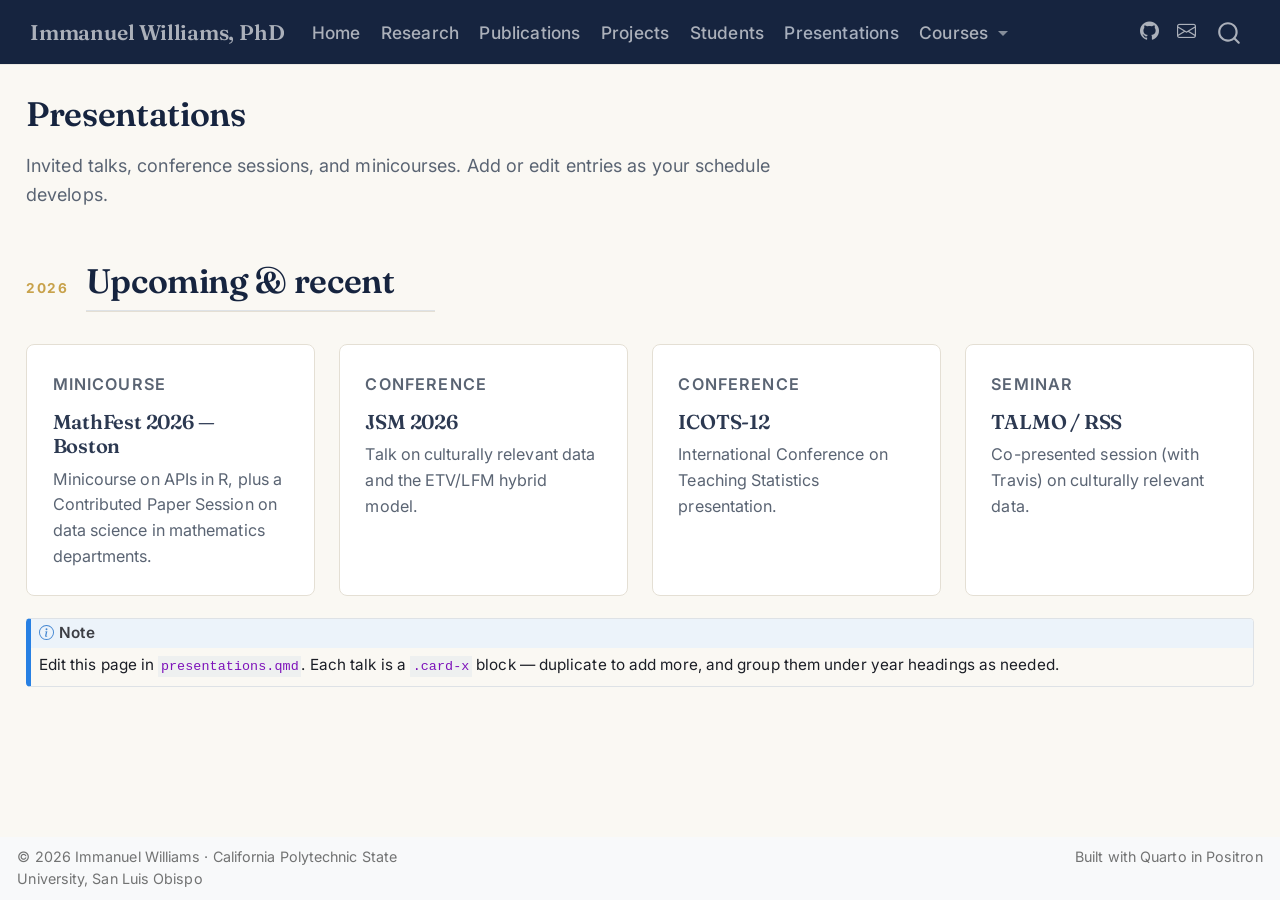
<file: presentations.html>
<!DOCTYPE html>
<html xmlns="http://www.w3.org/1999/xhtml" lang="en" xml:lang="en"><head>

<meta charset="utf-8">
<meta name="generator" content="quarto-1.8.27">

<meta name="viewport" content="width=device-width, initial-scale=1.0, user-scalable=yes">


<title>Presentations — Immanuel Williams – Immanuel Williams, PhD</title>
<style>
code{white-space: pre-wrap;}
span.smallcaps{font-variant: small-caps;}
div.columns{display: flex; gap: min(4vw, 1.5em);}
div.column{flex: auto; overflow-x: auto;}
div.hanging-indent{margin-left: 1.5em; text-indent: -1.5em;}
ul.task-list{list-style: none;}
ul.task-list li input[type="checkbox"] {
  width: 0.8em;
  margin: 0 0.8em 0.2em -1em; /* quarto-specific, see https://github.com/quarto-dev/quarto-cli/issues/4556 */ 
  vertical-align: middle;
}
</style>


<script src="site_libs/quarto-nav/quarto-nav.js"></script>
<script src="site_libs/clipboard/clipboard.min.js"></script>
<script src="site_libs/quarto-search/autocomplete.umd.js"></script>
<script src="site_libs/quarto-search/fuse.min.js"></script>
<script src="site_libs/quarto-search/quarto-search.js"></script>
<meta name="quarto:offset" content="./">
<script src="site_libs/quarto-html/quarto.js" type="module"></script>
<script src="site_libs/quarto-html/tabsets/tabsets.js" type="module"></script>
<script src="site_libs/quarto-html/axe/axe-check.js" type="module"></script>
<script src="site_libs/quarto-html/popper.min.js"></script>
<script src="site_libs/quarto-html/tippy.umd.min.js"></script>
<script src="site_libs/quarto-html/anchor.min.js"></script>
<link href="site_libs/quarto-html/tippy.css" rel="stylesheet">
<link href="site_libs/quarto-html/quarto-syntax-highlighting-ed96de9b727972fe78a7b5d16c58bf87.css" rel="stylesheet" id="quarto-text-highlighting-styles">
<script src="site_libs/bootstrap/bootstrap.min.js"></script>
<link href="site_libs/bootstrap/bootstrap-icons.css" rel="stylesheet">
<link href="site_libs/bootstrap/bootstrap-257da31eabc78c3de708944876f3bc94.min.css" rel="stylesheet" append-hash="true" id="quarto-bootstrap" data-mode="light">
<script id="quarto-search-options" type="application/json">{
  "location": "navbar",
  "copy-button": false,
  "collapse-after": 3,
  "panel-placement": "end",
  "type": "overlay",
  "limit": 50,
  "keyboard-shortcut": [
    "f",
    "/",
    "s"
  ],
  "show-item-context": false,
  "language": {
    "search-no-results-text": "No results",
    "search-matching-documents-text": "matching documents",
    "search-copy-link-title": "Copy link to search",
    "search-hide-matches-text": "Hide additional matches",
    "search-more-match-text": "more match in this document",
    "search-more-matches-text": "more matches in this document",
    "search-clear-button-title": "Clear",
    "search-text-placeholder": "",
    "search-detached-cancel-button-title": "Cancel",
    "search-submit-button-title": "Submit",
    "search-label": "Search"
  }
}</script>
<link rel="preconnect" href="https://fonts.googleapis.com">
<link rel="preconnect" href="https://fonts.gstatic.com" crossorigin="">
<link href="https://fonts.googleapis.com/css2?family=Fraunces:opsz,wght@9..144,400;9..144,500;9..144,600;9..144,700&amp;family=Inter:wght@400;500;600;700&amp;display=swap" rel="stylesheet">


</head>

<body class="nav-fixed quarto-light">

<div id="quarto-search-results"></div>
  <header id="quarto-header" class="headroom fixed-top">
    <nav class="navbar navbar-expand-lg " data-bs-theme="dark">
      <div class="navbar-container container-fluid">
      <div class="navbar-brand-container mx-auto">
    <a class="navbar-brand" href="./index.html">
    <span class="navbar-title">Immanuel Williams, PhD</span>
    </a>
  </div>
            <div id="quarto-search" class="" title="Search"></div>
          <button class="navbar-toggler" type="button" data-bs-toggle="collapse" data-bs-target="#navbarCollapse" aria-controls="navbarCollapse" role="menu" aria-expanded="false" aria-label="Toggle navigation" onclick="if (window.quartoToggleHeadroom) { window.quartoToggleHeadroom(); }">
  <span class="navbar-toggler-icon"></span>
</button>
          <div class="collapse navbar-collapse" id="navbarCollapse">
            <ul class="navbar-nav navbar-nav-scroll me-auto">
  <li class="nav-item">
    <a class="nav-link" href="./index.html"> 
<span class="menu-text">Home</span></a>
  </li>  
  <li class="nav-item">
    <a class="nav-link" href="./research.html"> 
<span class="menu-text">Research</span></a>
  </li>  
  <li class="nav-item">
    <a class="nav-link" href="./publications.html"> 
<span class="menu-text">Publications</span></a>
  </li>  
  <li class="nav-item">
    <a class="nav-link" href="./projects.html"> 
<span class="menu-text">Projects</span></a>
  </li>  
  <li class="nav-item">
    <a class="nav-link" href="./students.html"> 
<span class="menu-text">Students</span></a>
  </li>  
  <li class="nav-item">
    <a class="nav-link active" href="./presentations.html" aria-current="page"> 
<span class="menu-text">Presentations</span></a>
  </li>  
  <li class="nav-item dropdown ">
    <a class="nav-link dropdown-toggle" href="#" id="nav-menu-courses" role="link" data-bs-toggle="dropdown" aria-expanded="false">
 <span class="menu-text">Courses</span>
    </a>
    <ul class="dropdown-menu" aria-labelledby="nav-menu-courses">    
        <li>
    <a class="dropdown-item" href="./courses/stat-331/index.html">
 <span class="dropdown-text">STAT 331 — Data Science</span></a>
  </li>  
    </ul>
  </li>
</ul>
            <ul class="navbar-nav navbar-nav-scroll ms-auto">
  <li class="nav-item compact">
    <a class="nav-link" href="https://github.com/gato365"> <i class="bi bi-github" role="img" aria-label="GitHub">
</i> 
<span class="menu-text"></span></a>
  </li>  
  <li class="nav-item compact">
    <a class="nav-link" href="mailto:immanuelwilliams@gato365.com"> <i class="bi bi-envelope" role="img" aria-label="Email">
</i> 
<span class="menu-text"></span></a>
  </li>  
</ul>
          </div> <!-- /navcollapse -->
            <div class="quarto-navbar-tools">
</div>
      </div> <!-- /container-fluid -->
    </nav>
</header>
<!-- content -->
<div id="quarto-content" class="quarto-container page-columns page-rows-contents page-layout-full page-navbar">
<!-- sidebar -->
<!-- margin-sidebar -->
    
<!-- main -->
<main class="content column-page" id="quarto-document-content">

<header id="title-block-header" class="quarto-title-block default">
<div class="quarto-title">
<h1 class="title">Presentations</h1>
</div>



<div class="quarto-title-meta column-page">

    
  
    
  </div>
  


</header>


<div class="intro-block">
<p>Invited talks, conference sessions, and minicourses. Add or edit entries as your schedule develops.</p>
</div>
<div class="section-head">
<div class="section-num">
<p>2026</p>
</div>
<section id="upcoming-recent" class="level2">
<h2 class="anchored" data-anchor-id="upcoming-recent">Upcoming &amp; recent</h2>
<div class="rule">

</div>
</section>
</div>
<div class="grid-cards">
<div class="card-x">
<div class="tag">
<p>Minicourse</p>
</div>
<section id="mathfest-2026-boston" class="level3">
<h3 class="anchored" data-anchor-id="mathfest-2026-boston">MathFest 2026 — Boston</h3>
<p>Minicourse on APIs in R, plus a Contributed Paper Session on data science in mathematics departments.</p>
</section>
</div>
<div class="card-x">
<div class="tag">
<p>Conference</p>
</div>
<section id="jsm-2026" class="level3">
<h3 class="anchored" data-anchor-id="jsm-2026">JSM 2026</h3>
<p>Talk on culturally relevant data and the ETV/LFM hybrid model.</p>
</section>
</div>
<div class="card-x">
<div class="tag">
<p>Conference</p>
</div>
<section id="icots-12" class="level3">
<h3 class="anchored" data-anchor-id="icots-12">ICOTS-12</h3>
<p>International Conference on Teaching Statistics presentation.</p>
</section>
</div>
<div class="card-x">
<div class="tag">
<p>Seminar</p>
</div>
<section id="talmo-rss" class="level3">
<h3 class="anchored" data-anchor-id="talmo-rss">TALMO / RSS</h3>
<p>Co-presented session (with Travis) on culturally relevant data.</p>
</section>
</div>
</div>
<div class="callout callout-style-default callout-note callout-titled">
<div class="callout-header d-flex align-content-center">
<div class="callout-icon-container">
<i class="callout-icon"></i>
</div>
<div class="callout-title-container flex-fill">
Note
</div>
</div>
<div class="callout-body-container callout-body">
<p>Edit this page in <code>presentations.qmd</code>. Each talk is a <code>.card-x</code> block — duplicate to add more, and group them under year headings as needed.</p>
</div>
</div>



</main> <!-- /main -->
<script id="quarto-html-after-body" type="application/javascript">
  window.document.addEventListener("DOMContentLoaded", function (event) {
    const icon = "";
    const anchorJS = new window.AnchorJS();
    anchorJS.options = {
      placement: 'right',
      icon: icon
    };
    anchorJS.add('.anchored');
    const isCodeAnnotation = (el) => {
      for (const clz of el.classList) {
        if (clz.startsWith('code-annotation-')) {                     
          return true;
        }
      }
      return false;
    }
    const onCopySuccess = function(e) {
      // button target
      const button = e.trigger;
      // don't keep focus
      button.blur();
      // flash "checked"
      button.classList.add('code-copy-button-checked');
      var currentTitle = button.getAttribute("title");
      button.setAttribute("title", "Copied!");
      let tooltip;
      if (window.bootstrap) {
        button.setAttribute("data-bs-toggle", "tooltip");
        button.setAttribute("data-bs-placement", "left");
        button.setAttribute("data-bs-title", "Copied!");
        tooltip = new bootstrap.Tooltip(button, 
          { trigger: "manual", 
            customClass: "code-copy-button-tooltip",
            offset: [0, -8]});
        tooltip.show();    
      }
      setTimeout(function() {
        if (tooltip) {
          tooltip.hide();
          button.removeAttribute("data-bs-title");
          button.removeAttribute("data-bs-toggle");
          button.removeAttribute("data-bs-placement");
        }
        button.setAttribute("title", currentTitle);
        button.classList.remove('code-copy-button-checked');
      }, 1000);
      // clear code selection
      e.clearSelection();
    }
    const getTextToCopy = function(trigger) {
      const outerScaffold = trigger.parentElement.cloneNode(true);
      const codeEl = outerScaffold.querySelector('code');
      for (const childEl of codeEl.children) {
        if (isCodeAnnotation(childEl)) {
          childEl.remove();
        }
      }
      return codeEl.innerText;
    }
    const clipboard = new window.ClipboardJS('.code-copy-button:not([data-in-quarto-modal])', {
      text: getTextToCopy
    });
    clipboard.on('success', onCopySuccess);
    if (window.document.getElementById('quarto-embedded-source-code-modal')) {
      const clipboardModal = new window.ClipboardJS('.code-copy-button[data-in-quarto-modal]', {
        text: getTextToCopy,
        container: window.document.getElementById('quarto-embedded-source-code-modal')
      });
      clipboardModal.on('success', onCopySuccess);
    }
      var localhostRegex = new RegExp(/^(?:http|https):\/\/localhost\:?[0-9]*\//);
      var mailtoRegex = new RegExp(/^mailto:/);
        var filterRegex = new RegExp("https:\/\/gato365\.github\.io\/professional-website\/");
      var isInternal = (href) => {
          return filterRegex.test(href) || localhostRegex.test(href) || mailtoRegex.test(href);
      }
      // Inspect non-navigation links and adorn them if external
     var links = window.document.querySelectorAll('a[href]:not(.nav-link):not(.navbar-brand):not(.toc-action):not(.sidebar-link):not(.sidebar-item-toggle):not(.pagination-link):not(.no-external):not([aria-hidden]):not(.dropdown-item):not(.quarto-navigation-tool):not(.about-link)');
      for (var i=0; i<links.length; i++) {
        const link = links[i];
        if (!isInternal(link.href)) {
          // undo the damage that might have been done by quarto-nav.js in the case of
          // links that we want to consider external
          if (link.dataset.originalHref !== undefined) {
            link.href = link.dataset.originalHref;
          }
            // target, if specified
            link.setAttribute("target", "_blank");
            if (link.getAttribute("rel") === null) {
              link.setAttribute("rel", "noopener");
            }
        }
      }
    function tippyHover(el, contentFn, onTriggerFn, onUntriggerFn) {
      const config = {
        allowHTML: true,
        maxWidth: 500,
        delay: 100,
        arrow: false,
        appendTo: function(el) {
            return el.parentElement;
        },
        interactive: true,
        interactiveBorder: 10,
        theme: 'quarto',
        placement: 'bottom-start',
      };
      if (contentFn) {
        config.content = contentFn;
      }
      if (onTriggerFn) {
        config.onTrigger = onTriggerFn;
      }
      if (onUntriggerFn) {
        config.onUntrigger = onUntriggerFn;
      }
      window.tippy(el, config); 
    }
    const noterefs = window.document.querySelectorAll('a[role="doc-noteref"]');
    for (var i=0; i<noterefs.length; i++) {
      const ref = noterefs[i];
      tippyHover(ref, function() {
        // use id or data attribute instead here
        let href = ref.getAttribute('data-footnote-href') || ref.getAttribute('href');
        try { href = new URL(href).hash; } catch {}
        const id = href.replace(/^#\/?/, "");
        const note = window.document.getElementById(id);
        if (note) {
          return note.innerHTML;
        } else {
          return "";
        }
      });
    }
    const xrefs = window.document.querySelectorAll('a.quarto-xref');
    const processXRef = (id, note) => {
      // Strip column container classes
      const stripColumnClz = (el) => {
        el.classList.remove("page-full", "page-columns");
        if (el.children) {
          for (const child of el.children) {
            stripColumnClz(child);
          }
        }
      }
      stripColumnClz(note)
      if (id === null || id.startsWith('sec-')) {
        // Special case sections, only their first couple elements
        const container = document.createElement("div");
        if (note.children && note.children.length > 2) {
          container.appendChild(note.children[0].cloneNode(true));
          for (let i = 1; i < note.children.length; i++) {
            const child = note.children[i];
            if (child.tagName === "P" && child.innerText === "") {
              continue;
            } else {
              container.appendChild(child.cloneNode(true));
              break;
            }
          }
          if (window.Quarto?.typesetMath) {
            window.Quarto.typesetMath(container);
          }
          return container.innerHTML
        } else {
          if (window.Quarto?.typesetMath) {
            window.Quarto.typesetMath(note);
          }
          return note.innerHTML;
        }
      } else {
        // Remove any anchor links if they are present
        const anchorLink = note.querySelector('a.anchorjs-link');
        if (anchorLink) {
          anchorLink.remove();
        }
        if (window.Quarto?.typesetMath) {
          window.Quarto.typesetMath(note);
        }
        if (note.classList.contains("callout")) {
          return note.outerHTML;
        } else {
          return note.innerHTML;
        }
      }
    }
    for (var i=0; i<xrefs.length; i++) {
      const xref = xrefs[i];
      tippyHover(xref, undefined, function(instance) {
        instance.disable();
        let url = xref.getAttribute('href');
        let hash = undefined; 
        if (url.startsWith('#')) {
          hash = url;
        } else {
          try { hash = new URL(url).hash; } catch {}
        }
        if (hash) {
          const id = hash.replace(/^#\/?/, "");
          const note = window.document.getElementById(id);
          if (note !== null) {
            try {
              const html = processXRef(id, note.cloneNode(true));
              instance.setContent(html);
            } finally {
              instance.enable();
              instance.show();
            }
          } else {
            // See if we can fetch this
            fetch(url.split('#')[0])
            .then(res => res.text())
            .then(html => {
              const parser = new DOMParser();
              const htmlDoc = parser.parseFromString(html, "text/html");
              const note = htmlDoc.getElementById(id);
              if (note !== null) {
                const html = processXRef(id, note);
                instance.setContent(html);
              } 
            }).finally(() => {
              instance.enable();
              instance.show();
            });
          }
        } else {
          // See if we can fetch a full url (with no hash to target)
          // This is a special case and we should probably do some content thinning / targeting
          fetch(url)
          .then(res => res.text())
          .then(html => {
            const parser = new DOMParser();
            const htmlDoc = parser.parseFromString(html, "text/html");
            const note = htmlDoc.querySelector('main.content');
            if (note !== null) {
              // This should only happen for chapter cross references
              // (since there is no id in the URL)
              // remove the first header
              if (note.children.length > 0 && note.children[0].tagName === "HEADER") {
                note.children[0].remove();
              }
              const html = processXRef(null, note);
              instance.setContent(html);
            } 
          }).finally(() => {
            instance.enable();
            instance.show();
          });
        }
      }, function(instance) {
      });
    }
        let selectedAnnoteEl;
        const selectorForAnnotation = ( cell, annotation) => {
          let cellAttr = 'data-code-cell="' + cell + '"';
          let lineAttr = 'data-code-annotation="' +  annotation + '"';
          const selector = 'span[' + cellAttr + '][' + lineAttr + ']';
          return selector;
        }
        const selectCodeLines = (annoteEl) => {
          const doc = window.document;
          const targetCell = annoteEl.getAttribute("data-target-cell");
          const targetAnnotation = annoteEl.getAttribute("data-target-annotation");
          const annoteSpan = window.document.querySelector(selectorForAnnotation(targetCell, targetAnnotation));
          const lines = annoteSpan.getAttribute("data-code-lines").split(",");
          const lineIds = lines.map((line) => {
            return targetCell + "-" + line;
          })
          let top = null;
          let height = null;
          let parent = null;
          if (lineIds.length > 0) {
              //compute the position of the single el (top and bottom and make a div)
              const el = window.document.getElementById(lineIds[0]);
              top = el.offsetTop;
              height = el.offsetHeight;
              parent = el.parentElement.parentElement;
            if (lineIds.length > 1) {
              const lastEl = window.document.getElementById(lineIds[lineIds.length - 1]);
              const bottom = lastEl.offsetTop + lastEl.offsetHeight;
              height = bottom - top;
            }
            if (top !== null && height !== null && parent !== null) {
              // cook up a div (if necessary) and position it 
              let div = window.document.getElementById("code-annotation-line-highlight");
              if (div === null) {
                div = window.document.createElement("div");
                div.setAttribute("id", "code-annotation-line-highlight");
                div.style.position = 'absolute';
                parent.appendChild(div);
              }
              div.style.top = top - 2 + "px";
              div.style.height = height + 4 + "px";
              div.style.left = 0;
              let gutterDiv = window.document.getElementById("code-annotation-line-highlight-gutter");
              if (gutterDiv === null) {
                gutterDiv = window.document.createElement("div");
                gutterDiv.setAttribute("id", "code-annotation-line-highlight-gutter");
                gutterDiv.style.position = 'absolute';
                const codeCell = window.document.getElementById(targetCell);
                const gutter = codeCell.querySelector('.code-annotation-gutter');
                gutter.appendChild(gutterDiv);
              }
              gutterDiv.style.top = top - 2 + "px";
              gutterDiv.style.height = height + 4 + "px";
            }
            selectedAnnoteEl = annoteEl;
          }
        };
        const unselectCodeLines = () => {
          const elementsIds = ["code-annotation-line-highlight", "code-annotation-line-highlight-gutter"];
          elementsIds.forEach((elId) => {
            const div = window.document.getElementById(elId);
            if (div) {
              div.remove();
            }
          });
          selectedAnnoteEl = undefined;
        };
          // Handle positioning of the toggle
      window.addEventListener(
        "resize",
        throttle(() => {
          elRect = undefined;
          if (selectedAnnoteEl) {
            selectCodeLines(selectedAnnoteEl);
          }
        }, 10)
      );
      function throttle(fn, ms) {
      let throttle = false;
      let timer;
        return (...args) => {
          if(!throttle) { // first call gets through
              fn.apply(this, args);
              throttle = true;
          } else { // all the others get throttled
              if(timer) clearTimeout(timer); // cancel #2
              timer = setTimeout(() => {
                fn.apply(this, args);
                timer = throttle = false;
              }, ms);
          }
        };
      }
        // Attach click handler to the DT
        const annoteDls = window.document.querySelectorAll('dt[data-target-cell]');
        for (const annoteDlNode of annoteDls) {
          annoteDlNode.addEventListener('click', (event) => {
            const clickedEl = event.target;
            if (clickedEl !== selectedAnnoteEl) {
              unselectCodeLines();
              const activeEl = window.document.querySelector('dt[data-target-cell].code-annotation-active');
              if (activeEl) {
                activeEl.classList.remove('code-annotation-active');
              }
              selectCodeLines(clickedEl);
              clickedEl.classList.add('code-annotation-active');
            } else {
              // Unselect the line
              unselectCodeLines();
              clickedEl.classList.remove('code-annotation-active');
            }
          });
        }
    const findCites = (el) => {
      const parentEl = el.parentElement;
      if (parentEl) {
        const cites = parentEl.dataset.cites;
        if (cites) {
          return {
            el,
            cites: cites.split(' ')
          };
        } else {
          return findCites(el.parentElement)
        }
      } else {
        return undefined;
      }
    };
    var bibliorefs = window.document.querySelectorAll('a[role="doc-biblioref"]');
    for (var i=0; i<bibliorefs.length; i++) {
      const ref = bibliorefs[i];
      const citeInfo = findCites(ref);
      if (citeInfo) {
        tippyHover(citeInfo.el, function() {
          var popup = window.document.createElement('div');
          citeInfo.cites.forEach(function(cite) {
            var citeDiv = window.document.createElement('div');
            citeDiv.classList.add('hanging-indent');
            citeDiv.classList.add('csl-entry');
            var biblioDiv = window.document.getElementById('ref-' + cite);
            if (biblioDiv) {
              citeDiv.innerHTML = biblioDiv.innerHTML;
            }
            popup.appendChild(citeDiv);
          });
          return popup.innerHTML;
        });
      }
    }
  });
  </script>
</div> <!-- /content -->
<footer class="footer">
  <div class="nav-footer">
    <div class="nav-footer-left">
<p>© 2026 Immanuel Williams · California Polytechnic State University, San Luis Obispo</p>
</div>   
    <div class="nav-footer-center">
      &nbsp;
    </div>
    <div class="nav-footer-right">
<p>Built with Quarto in Positron</p>
</div>
  </div>
</footer>




</body></html>
</file>
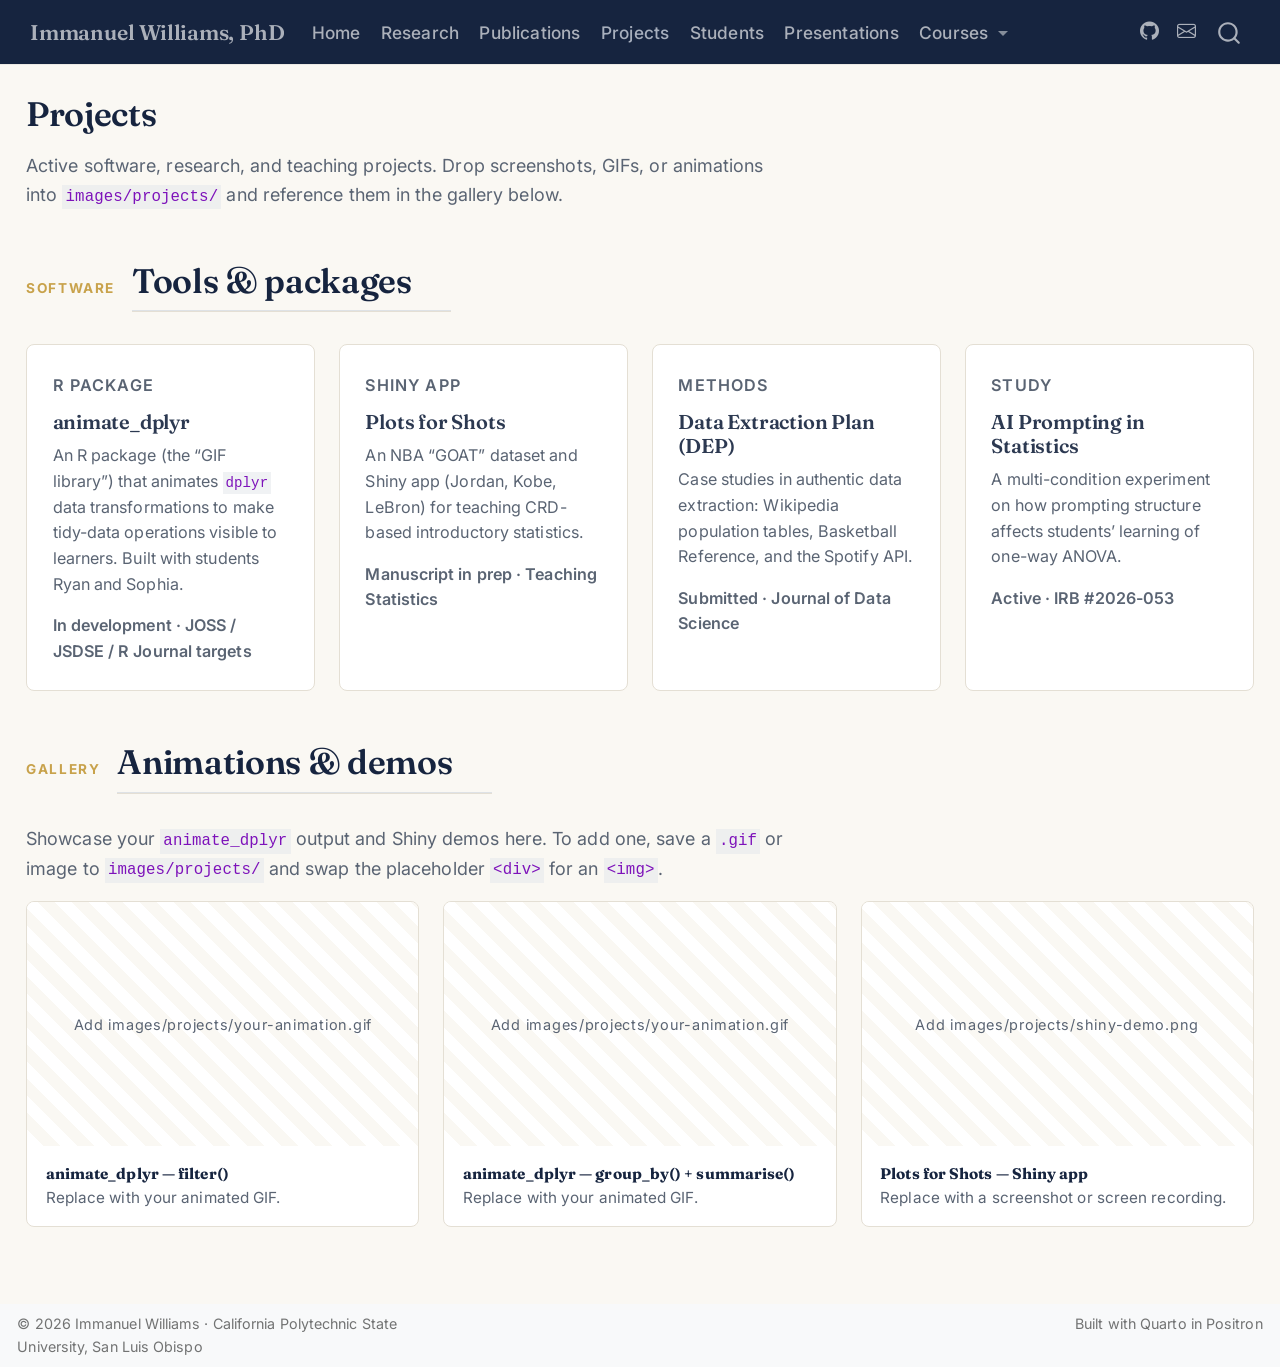
<file: projects.html>
<!DOCTYPE html>
<html xmlns="http://www.w3.org/1999/xhtml" lang="en" xml:lang="en"><head>

<meta charset="utf-8">
<meta name="generator" content="quarto-1.8.27">

<meta name="viewport" content="width=device-width, initial-scale=1.0, user-scalable=yes">


<title>Projects — Immanuel Williams – Immanuel Williams, PhD</title>
<style>
code{white-space: pre-wrap;}
span.smallcaps{font-variant: small-caps;}
div.columns{display: flex; gap: min(4vw, 1.5em);}
div.column{flex: auto; overflow-x: auto;}
div.hanging-indent{margin-left: 1.5em; text-indent: -1.5em;}
ul.task-list{list-style: none;}
ul.task-list li input[type="checkbox"] {
  width: 0.8em;
  margin: 0 0.8em 0.2em -1em; /* quarto-specific, see https://github.com/quarto-dev/quarto-cli/issues/4556 */ 
  vertical-align: middle;
}
</style>


<script src="site_libs/quarto-nav/quarto-nav.js"></script>
<script src="site_libs/clipboard/clipboard.min.js"></script>
<script src="site_libs/quarto-search/autocomplete.umd.js"></script>
<script src="site_libs/quarto-search/fuse.min.js"></script>
<script src="site_libs/quarto-search/quarto-search.js"></script>
<meta name="quarto:offset" content="./">
<script src="site_libs/quarto-html/quarto.js" type="module"></script>
<script src="site_libs/quarto-html/tabsets/tabsets.js" type="module"></script>
<script src="site_libs/quarto-html/axe/axe-check.js" type="module"></script>
<script src="site_libs/quarto-html/popper.min.js"></script>
<script src="site_libs/quarto-html/tippy.umd.min.js"></script>
<script src="site_libs/quarto-html/anchor.min.js"></script>
<link href="site_libs/quarto-html/tippy.css" rel="stylesheet">
<link href="site_libs/quarto-html/quarto-syntax-highlighting-ed96de9b727972fe78a7b5d16c58bf87.css" rel="stylesheet" id="quarto-text-highlighting-styles">
<script src="site_libs/bootstrap/bootstrap.min.js"></script>
<link href="site_libs/bootstrap/bootstrap-icons.css" rel="stylesheet">
<link href="site_libs/bootstrap/bootstrap-257da31eabc78c3de708944876f3bc94.min.css" rel="stylesheet" append-hash="true" id="quarto-bootstrap" data-mode="light">
<script id="quarto-search-options" type="application/json">{
  "location": "navbar",
  "copy-button": false,
  "collapse-after": 3,
  "panel-placement": "end",
  "type": "overlay",
  "limit": 50,
  "keyboard-shortcut": [
    "f",
    "/",
    "s"
  ],
  "show-item-context": false,
  "language": {
    "search-no-results-text": "No results",
    "search-matching-documents-text": "matching documents",
    "search-copy-link-title": "Copy link to search",
    "search-hide-matches-text": "Hide additional matches",
    "search-more-match-text": "more match in this document",
    "search-more-matches-text": "more matches in this document",
    "search-clear-button-title": "Clear",
    "search-text-placeholder": "",
    "search-detached-cancel-button-title": "Cancel",
    "search-submit-button-title": "Submit",
    "search-label": "Search"
  }
}</script>
<link rel="preconnect" href="https://fonts.googleapis.com">
<link rel="preconnect" href="https://fonts.gstatic.com" crossorigin="">
<link href="https://fonts.googleapis.com/css2?family=Fraunces:opsz,wght@9..144,400;9..144,500;9..144,600;9..144,700&amp;family=Inter:wght@400;500;600;700&amp;display=swap" rel="stylesheet">


</head>

<body class="nav-fixed quarto-light">

<div id="quarto-search-results"></div>
  <header id="quarto-header" class="headroom fixed-top">
    <nav class="navbar navbar-expand-lg " data-bs-theme="dark">
      <div class="navbar-container container-fluid">
      <div class="navbar-brand-container mx-auto">
    <a class="navbar-brand" href="./index.html">
    <span class="navbar-title">Immanuel Williams, PhD</span>
    </a>
  </div>
            <div id="quarto-search" class="" title="Search"></div>
          <button class="navbar-toggler" type="button" data-bs-toggle="collapse" data-bs-target="#navbarCollapse" aria-controls="navbarCollapse" role="menu" aria-expanded="false" aria-label="Toggle navigation" onclick="if (window.quartoToggleHeadroom) { window.quartoToggleHeadroom(); }">
  <span class="navbar-toggler-icon"></span>
</button>
          <div class="collapse navbar-collapse" id="navbarCollapse">
            <ul class="navbar-nav navbar-nav-scroll me-auto">
  <li class="nav-item">
    <a class="nav-link" href="./index.html"> 
<span class="menu-text">Home</span></a>
  </li>  
  <li class="nav-item">
    <a class="nav-link" href="./research.html"> 
<span class="menu-text">Research</span></a>
  </li>  
  <li class="nav-item">
    <a class="nav-link" href="./publications.html"> 
<span class="menu-text">Publications</span></a>
  </li>  
  <li class="nav-item">
    <a class="nav-link active" href="./projects.html" aria-current="page"> 
<span class="menu-text">Projects</span></a>
  </li>  
  <li class="nav-item">
    <a class="nav-link" href="./students.html"> 
<span class="menu-text">Students</span></a>
  </li>  
  <li class="nav-item">
    <a class="nav-link" href="./presentations.html"> 
<span class="menu-text">Presentations</span></a>
  </li>  
  <li class="nav-item dropdown ">
    <a class="nav-link dropdown-toggle" href="#" id="nav-menu-courses" role="link" data-bs-toggle="dropdown" aria-expanded="false">
 <span class="menu-text">Courses</span>
    </a>
    <ul class="dropdown-menu" aria-labelledby="nav-menu-courses">    
        <li>
    <a class="dropdown-item" href="./courses/stat-331/index.html">
 <span class="dropdown-text">STAT 331 — Data Science</span></a>
  </li>  
    </ul>
  </li>
</ul>
            <ul class="navbar-nav navbar-nav-scroll ms-auto">
  <li class="nav-item compact">
    <a class="nav-link" href="https://github.com/gato365"> <i class="bi bi-github" role="img" aria-label="GitHub">
</i> 
<span class="menu-text"></span></a>
  </li>  
  <li class="nav-item compact">
    <a class="nav-link" href="mailto:immanuelwilliams@gato365.com"> <i class="bi bi-envelope" role="img" aria-label="Email">
</i> 
<span class="menu-text"></span></a>
  </li>  
</ul>
          </div> <!-- /navcollapse -->
            <div class="quarto-navbar-tools">
</div>
      </div> <!-- /container-fluid -->
    </nav>
</header>
<!-- content -->
<div id="quarto-content" class="quarto-container page-columns page-rows-contents page-layout-full page-navbar">
<!-- sidebar -->
<!-- margin-sidebar -->
    
<!-- main -->
<main class="content column-page" id="quarto-document-content">

<header id="title-block-header" class="quarto-title-block default">
<div class="quarto-title">
<h1 class="title">Projects</h1>
</div>



<div class="quarto-title-meta column-page">

    
  
    
  </div>
  


</header>


<div class="intro-block">
<p>Active software, research, and teaching projects. Drop screenshots, GIFs, or animations into <code>images/projects/</code> and reference them in the gallery below.</p>
</div>
<div class="section-head">
<div class="section-num">
<p>SOFTWARE</p>
</div>
<section id="tools-packages" class="level2">
<h2 class="anchored" data-anchor-id="tools-packages">Tools &amp; packages</h2>
<div class="rule">

</div>
</section>
</div>
<div class="grid-cards">
<div class="card-x">
<div class="tag">
<p>R Package</p>
</div>
<section id="animate_dplyr" class="level3">
<h3 class="anchored" data-anchor-id="animate_dplyr">animate_dplyr</h3>
<p>An R package (the “GIF library”) that animates <code>dplyr</code> data transformations to make tidy-data operations visible to learners. Built with students Ryan and Sophia.</p>
<div class="status">
<p>In development · JOSS / JSDSE / R Journal targets</p>
</div>
</section>
</div>
<div class="card-x">
<div class="tag">
<p>Shiny App</p>
</div>
<section id="plots-for-shots" class="level3">
<h3 class="anchored" data-anchor-id="plots-for-shots">Plots for Shots</h3>
<p>An NBA “GOAT” dataset and Shiny app (Jordan, Kobe, LeBron) for teaching CRD-based introductory statistics.</p>
<div class="status">
<p>Manuscript in prep · Teaching Statistics</p>
</div>
</section>
</div>
<div class="card-x">
<div class="tag">
<p>Methods</p>
</div>
<section id="data-extraction-plan-dep" class="level3">
<h3 class="anchored" data-anchor-id="data-extraction-plan-dep">Data Extraction Plan (DEP)</h3>
<p>Case studies in authentic data extraction: Wikipedia population tables, Basketball Reference, and the Spotify API.</p>
<div class="status">
<p>Submitted · Journal of Data Science</p>
</div>
</section>
</div>
<div class="card-x">
<div class="tag">
<p>Study</p>
</div>
<section id="ai-prompting-in-statistics" class="level3">
<h3 class="anchored" data-anchor-id="ai-prompting-in-statistics">AI Prompting in Statistics</h3>
<p>A multi-condition experiment on how prompting structure affects students’ learning of one-way ANOVA.</p>
<div class="status">
<p>Active · IRB #2026-053</p>
</div>
</section>
</div>
</div>
<div class="section-head">
<div class="section-num">
<p>GALLERY</p>
</div>
<section id="animations-demos" class="level2">
<h2 class="anchored" data-anchor-id="animations-demos">Animations &amp; demos</h2>
<div class="rule">

</div>
</section>
</div>
<div class="intro-block">
<p>Showcase your <code>animate_dplyr</code> output and Shiny demos here. To add one, save a <code>.gif</code> or image to <code>images/projects/</code> and swap the placeholder <code>&lt;div&gt;</code> for an <code>&lt;img&gt;</code>.</p>
</div>
<div class="gallery">
<figure class="figure">
<!-- Example: <img src="images/projects/animate-filter.gif" alt="animate_dplyr filter"> -->
<div class="ph">
Add images/projects/your-animation.gif
</div>
<figcaption>
<strong>animate_dplyr — filter()</strong><br>Replace with your animated GIF.
</figcaption>
</figure>
<figure class="figure">
<div class="ph">
Add images/projects/your-animation.gif
</div>
<figcaption>
<strong>animate_dplyr — group_by() + summarise()</strong><br>Replace with your animated GIF.
</figcaption>
</figure>
<figure class="figure">
<div class="ph">
Add images/projects/shiny-demo.png
</div>
<figcaption>
<strong>Plots for Shots — Shiny app</strong><br>Replace with a screenshot or screen recording.
</figcaption>
</figure>
</div>



</main> <!-- /main -->
<script id="quarto-html-after-body" type="application/javascript">
  window.document.addEventListener("DOMContentLoaded", function (event) {
    const icon = "";
    const anchorJS = new window.AnchorJS();
    anchorJS.options = {
      placement: 'right',
      icon: icon
    };
    anchorJS.add('.anchored');
    const isCodeAnnotation = (el) => {
      for (const clz of el.classList) {
        if (clz.startsWith('code-annotation-')) {                     
          return true;
        }
      }
      return false;
    }
    const onCopySuccess = function(e) {
      // button target
      const button = e.trigger;
      // don't keep focus
      button.blur();
      // flash "checked"
      button.classList.add('code-copy-button-checked');
      var currentTitle = button.getAttribute("title");
      button.setAttribute("title", "Copied!");
      let tooltip;
      if (window.bootstrap) {
        button.setAttribute("data-bs-toggle", "tooltip");
        button.setAttribute("data-bs-placement", "left");
        button.setAttribute("data-bs-title", "Copied!");
        tooltip = new bootstrap.Tooltip(button, 
          { trigger: "manual", 
            customClass: "code-copy-button-tooltip",
            offset: [0, -8]});
        tooltip.show();    
      }
      setTimeout(function() {
        if (tooltip) {
          tooltip.hide();
          button.removeAttribute("data-bs-title");
          button.removeAttribute("data-bs-toggle");
          button.removeAttribute("data-bs-placement");
        }
        button.setAttribute("title", currentTitle);
        button.classList.remove('code-copy-button-checked');
      }, 1000);
      // clear code selection
      e.clearSelection();
    }
    const getTextToCopy = function(trigger) {
      const outerScaffold = trigger.parentElement.cloneNode(true);
      const codeEl = outerScaffold.querySelector('code');
      for (const childEl of codeEl.children) {
        if (isCodeAnnotation(childEl)) {
          childEl.remove();
        }
      }
      return codeEl.innerText;
    }
    const clipboard = new window.ClipboardJS('.code-copy-button:not([data-in-quarto-modal])', {
      text: getTextToCopy
    });
    clipboard.on('success', onCopySuccess);
    if (window.document.getElementById('quarto-embedded-source-code-modal')) {
      const clipboardModal = new window.ClipboardJS('.code-copy-button[data-in-quarto-modal]', {
        text: getTextToCopy,
        container: window.document.getElementById('quarto-embedded-source-code-modal')
      });
      clipboardModal.on('success', onCopySuccess);
    }
      var localhostRegex = new RegExp(/^(?:http|https):\/\/localhost\:?[0-9]*\//);
      var mailtoRegex = new RegExp(/^mailto:/);
        var filterRegex = new RegExp("https:\/\/gato365\.github\.io\/professional-website\/");
      var isInternal = (href) => {
          return filterRegex.test(href) || localhostRegex.test(href) || mailtoRegex.test(href);
      }
      // Inspect non-navigation links and adorn them if external
     var links = window.document.querySelectorAll('a[href]:not(.nav-link):not(.navbar-brand):not(.toc-action):not(.sidebar-link):not(.sidebar-item-toggle):not(.pagination-link):not(.no-external):not([aria-hidden]):not(.dropdown-item):not(.quarto-navigation-tool):not(.about-link)');
      for (var i=0; i<links.length; i++) {
        const link = links[i];
        if (!isInternal(link.href)) {
          // undo the damage that might have been done by quarto-nav.js in the case of
          // links that we want to consider external
          if (link.dataset.originalHref !== undefined) {
            link.href = link.dataset.originalHref;
          }
            // target, if specified
            link.setAttribute("target", "_blank");
            if (link.getAttribute("rel") === null) {
              link.setAttribute("rel", "noopener");
            }
        }
      }
    function tippyHover(el, contentFn, onTriggerFn, onUntriggerFn) {
      const config = {
        allowHTML: true,
        maxWidth: 500,
        delay: 100,
        arrow: false,
        appendTo: function(el) {
            return el.parentElement;
        },
        interactive: true,
        interactiveBorder: 10,
        theme: 'quarto',
        placement: 'bottom-start',
      };
      if (contentFn) {
        config.content = contentFn;
      }
      if (onTriggerFn) {
        config.onTrigger = onTriggerFn;
      }
      if (onUntriggerFn) {
        config.onUntrigger = onUntriggerFn;
      }
      window.tippy(el, config); 
    }
    const noterefs = window.document.querySelectorAll('a[role="doc-noteref"]');
    for (var i=0; i<noterefs.length; i++) {
      const ref = noterefs[i];
      tippyHover(ref, function() {
        // use id or data attribute instead here
        let href = ref.getAttribute('data-footnote-href') || ref.getAttribute('href');
        try { href = new URL(href).hash; } catch {}
        const id = href.replace(/^#\/?/, "");
        const note = window.document.getElementById(id);
        if (note) {
          return note.innerHTML;
        } else {
          return "";
        }
      });
    }
    const xrefs = window.document.querySelectorAll('a.quarto-xref');
    const processXRef = (id, note) => {
      // Strip column container classes
      const stripColumnClz = (el) => {
        el.classList.remove("page-full", "page-columns");
        if (el.children) {
          for (const child of el.children) {
            stripColumnClz(child);
          }
        }
      }
      stripColumnClz(note)
      if (id === null || id.startsWith('sec-')) {
        // Special case sections, only their first couple elements
        const container = document.createElement("div");
        if (note.children && note.children.length > 2) {
          container.appendChild(note.children[0].cloneNode(true));
          for (let i = 1; i < note.children.length; i++) {
            const child = note.children[i];
            if (child.tagName === "P" && child.innerText === "") {
              continue;
            } else {
              container.appendChild(child.cloneNode(true));
              break;
            }
          }
          if (window.Quarto?.typesetMath) {
            window.Quarto.typesetMath(container);
          }
          return container.innerHTML
        } else {
          if (window.Quarto?.typesetMath) {
            window.Quarto.typesetMath(note);
          }
          return note.innerHTML;
        }
      } else {
        // Remove any anchor links if they are present
        const anchorLink = note.querySelector('a.anchorjs-link');
        if (anchorLink) {
          anchorLink.remove();
        }
        if (window.Quarto?.typesetMath) {
          window.Quarto.typesetMath(note);
        }
        if (note.classList.contains("callout")) {
          return note.outerHTML;
        } else {
          return note.innerHTML;
        }
      }
    }
    for (var i=0; i<xrefs.length; i++) {
      const xref = xrefs[i];
      tippyHover(xref, undefined, function(instance) {
        instance.disable();
        let url = xref.getAttribute('href');
        let hash = undefined; 
        if (url.startsWith('#')) {
          hash = url;
        } else {
          try { hash = new URL(url).hash; } catch {}
        }
        if (hash) {
          const id = hash.replace(/^#\/?/, "");
          const note = window.document.getElementById(id);
          if (note !== null) {
            try {
              const html = processXRef(id, note.cloneNode(true));
              instance.setContent(html);
            } finally {
              instance.enable();
              instance.show();
            }
          } else {
            // See if we can fetch this
            fetch(url.split('#')[0])
            .then(res => res.text())
            .then(html => {
              const parser = new DOMParser();
              const htmlDoc = parser.parseFromString(html, "text/html");
              const note = htmlDoc.getElementById(id);
              if (note !== null) {
                const html = processXRef(id, note);
                instance.setContent(html);
              } 
            }).finally(() => {
              instance.enable();
              instance.show();
            });
          }
        } else {
          // See if we can fetch a full url (with no hash to target)
          // This is a special case and we should probably do some content thinning / targeting
          fetch(url)
          .then(res => res.text())
          .then(html => {
            const parser = new DOMParser();
            const htmlDoc = parser.parseFromString(html, "text/html");
            const note = htmlDoc.querySelector('main.content');
            if (note !== null) {
              // This should only happen for chapter cross references
              // (since there is no id in the URL)
              // remove the first header
              if (note.children.length > 0 && note.children[0].tagName === "HEADER") {
                note.children[0].remove();
              }
              const html = processXRef(null, note);
              instance.setContent(html);
            } 
          }).finally(() => {
            instance.enable();
            instance.show();
          });
        }
      }, function(instance) {
      });
    }
        let selectedAnnoteEl;
        const selectorForAnnotation = ( cell, annotation) => {
          let cellAttr = 'data-code-cell="' + cell + '"';
          let lineAttr = 'data-code-annotation="' +  annotation + '"';
          const selector = 'span[' + cellAttr + '][' + lineAttr + ']';
          return selector;
        }
        const selectCodeLines = (annoteEl) => {
          const doc = window.document;
          const targetCell = annoteEl.getAttribute("data-target-cell");
          const targetAnnotation = annoteEl.getAttribute("data-target-annotation");
          const annoteSpan = window.document.querySelector(selectorForAnnotation(targetCell, targetAnnotation));
          const lines = annoteSpan.getAttribute("data-code-lines").split(",");
          const lineIds = lines.map((line) => {
            return targetCell + "-" + line;
          })
          let top = null;
          let height = null;
          let parent = null;
          if (lineIds.length > 0) {
              //compute the position of the single el (top and bottom and make a div)
              const el = window.document.getElementById(lineIds[0]);
              top = el.offsetTop;
              height = el.offsetHeight;
              parent = el.parentElement.parentElement;
            if (lineIds.length > 1) {
              const lastEl = window.document.getElementById(lineIds[lineIds.length - 1]);
              const bottom = lastEl.offsetTop + lastEl.offsetHeight;
              height = bottom - top;
            }
            if (top !== null && height !== null && parent !== null) {
              // cook up a div (if necessary) and position it 
              let div = window.document.getElementById("code-annotation-line-highlight");
              if (div === null) {
                div = window.document.createElement("div");
                div.setAttribute("id", "code-annotation-line-highlight");
                div.style.position = 'absolute';
                parent.appendChild(div);
              }
              div.style.top = top - 2 + "px";
              div.style.height = height + 4 + "px";
              div.style.left = 0;
              let gutterDiv = window.document.getElementById("code-annotation-line-highlight-gutter");
              if (gutterDiv === null) {
                gutterDiv = window.document.createElement("div");
                gutterDiv.setAttribute("id", "code-annotation-line-highlight-gutter");
                gutterDiv.style.position = 'absolute';
                const codeCell = window.document.getElementById(targetCell);
                const gutter = codeCell.querySelector('.code-annotation-gutter');
                gutter.appendChild(gutterDiv);
              }
              gutterDiv.style.top = top - 2 + "px";
              gutterDiv.style.height = height + 4 + "px";
            }
            selectedAnnoteEl = annoteEl;
          }
        };
        const unselectCodeLines = () => {
          const elementsIds = ["code-annotation-line-highlight", "code-annotation-line-highlight-gutter"];
          elementsIds.forEach((elId) => {
            const div = window.document.getElementById(elId);
            if (div) {
              div.remove();
            }
          });
          selectedAnnoteEl = undefined;
        };
          // Handle positioning of the toggle
      window.addEventListener(
        "resize",
        throttle(() => {
          elRect = undefined;
          if (selectedAnnoteEl) {
            selectCodeLines(selectedAnnoteEl);
          }
        }, 10)
      );
      function throttle(fn, ms) {
      let throttle = false;
      let timer;
        return (...args) => {
          if(!throttle) { // first call gets through
              fn.apply(this, args);
              throttle = true;
          } else { // all the others get throttled
              if(timer) clearTimeout(timer); // cancel #2
              timer = setTimeout(() => {
                fn.apply(this, args);
                timer = throttle = false;
              }, ms);
          }
        };
      }
        // Attach click handler to the DT
        const annoteDls = window.document.querySelectorAll('dt[data-target-cell]');
        for (const annoteDlNode of annoteDls) {
          annoteDlNode.addEventListener('click', (event) => {
            const clickedEl = event.target;
            if (clickedEl !== selectedAnnoteEl) {
              unselectCodeLines();
              const activeEl = window.document.querySelector('dt[data-target-cell].code-annotation-active');
              if (activeEl) {
                activeEl.classList.remove('code-annotation-active');
              }
              selectCodeLines(clickedEl);
              clickedEl.classList.add('code-annotation-active');
            } else {
              // Unselect the line
              unselectCodeLines();
              clickedEl.classList.remove('code-annotation-active');
            }
          });
        }
    const findCites = (el) => {
      const parentEl = el.parentElement;
      if (parentEl) {
        const cites = parentEl.dataset.cites;
        if (cites) {
          return {
            el,
            cites: cites.split(' ')
          };
        } else {
          return findCites(el.parentElement)
        }
      } else {
        return undefined;
      }
    };
    var bibliorefs = window.document.querySelectorAll('a[role="doc-biblioref"]');
    for (var i=0; i<bibliorefs.length; i++) {
      const ref = bibliorefs[i];
      const citeInfo = findCites(ref);
      if (citeInfo) {
        tippyHover(citeInfo.el, function() {
          var popup = window.document.createElement('div');
          citeInfo.cites.forEach(function(cite) {
            var citeDiv = window.document.createElement('div');
            citeDiv.classList.add('hanging-indent');
            citeDiv.classList.add('csl-entry');
            var biblioDiv = window.document.getElementById('ref-' + cite);
            if (biblioDiv) {
              citeDiv.innerHTML = biblioDiv.innerHTML;
            }
            popup.appendChild(citeDiv);
          });
          return popup.innerHTML;
        });
      }
    }
  });
  </script>
</div> <!-- /content -->
<footer class="footer">
  <div class="nav-footer">
    <div class="nav-footer-left">
<p>© 2026 Immanuel Williams · California Polytechnic State University, San Luis Obispo</p>
</div>   
    <div class="nav-footer-center">
      &nbsp;
    </div>
    <div class="nav-footer-right">
<p>Built with Quarto in Positron</p>
</div>
  </div>
</footer>




</body></html>
</file>
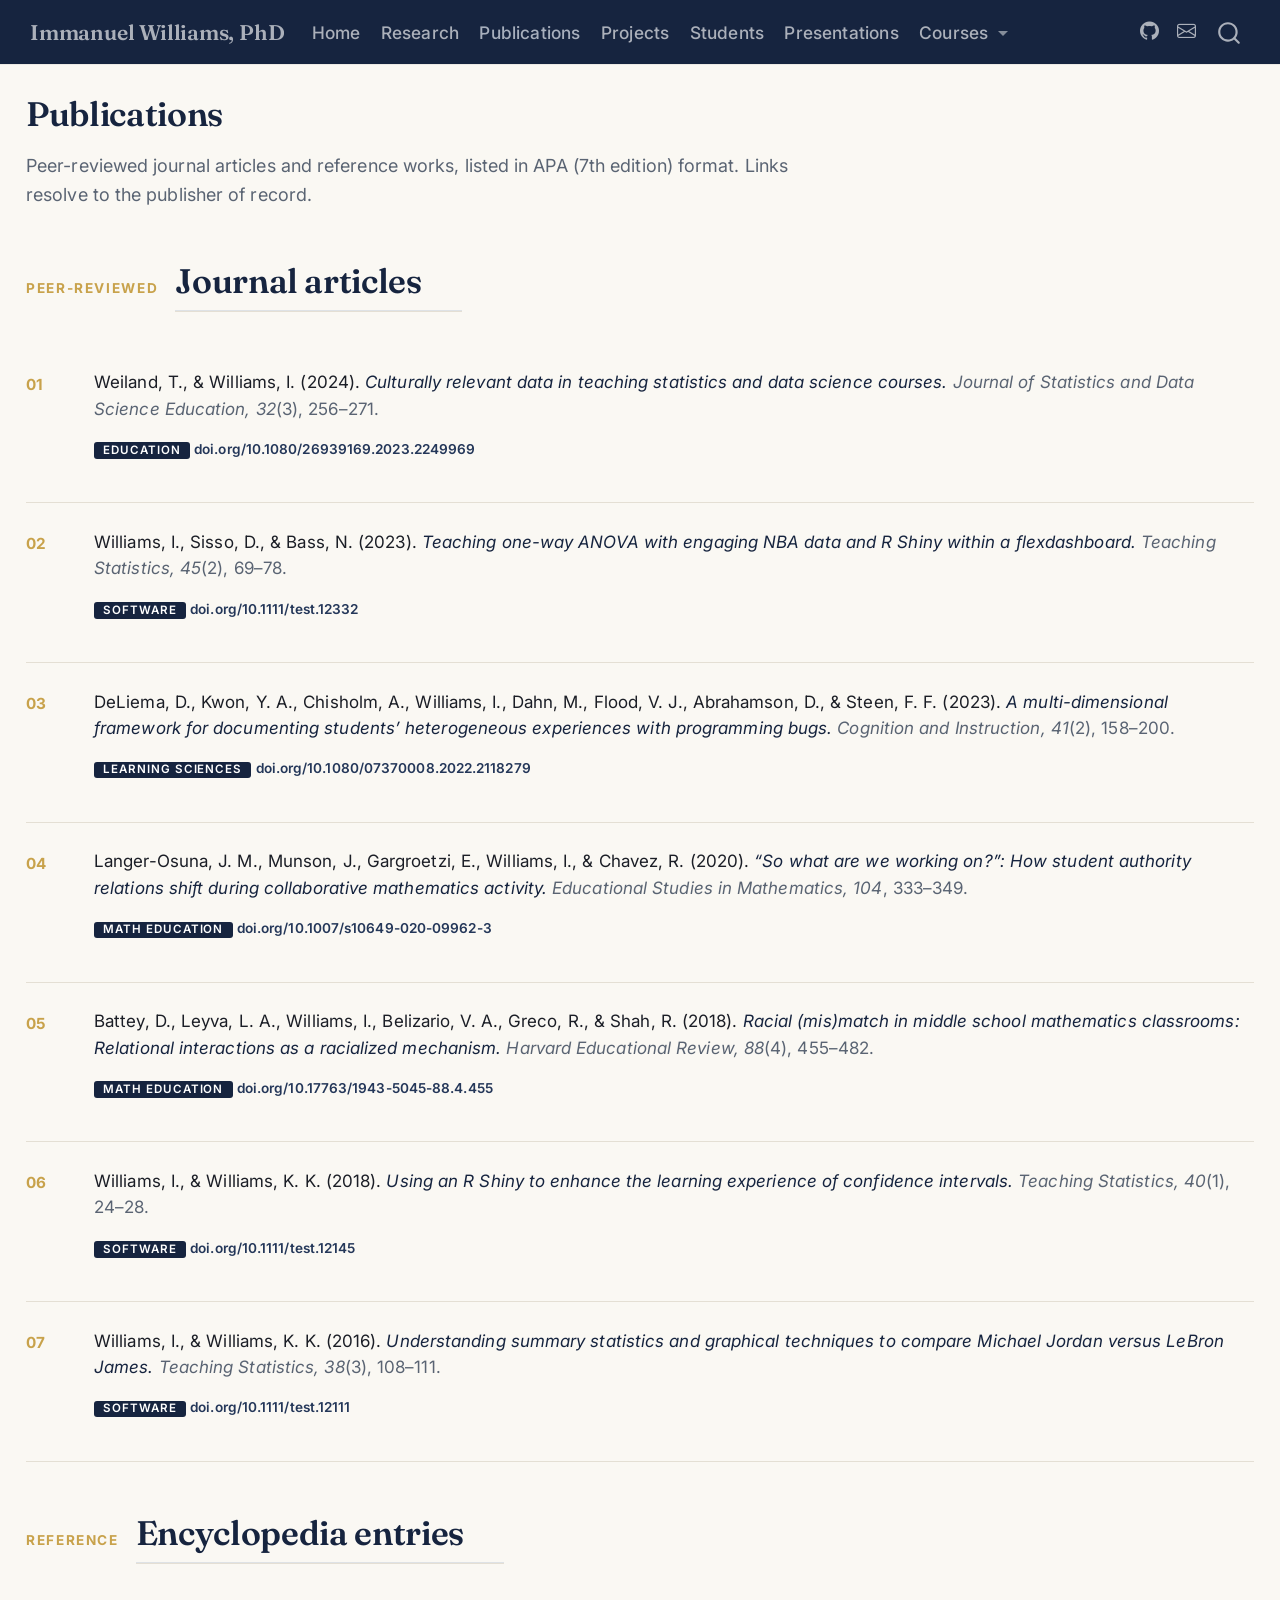
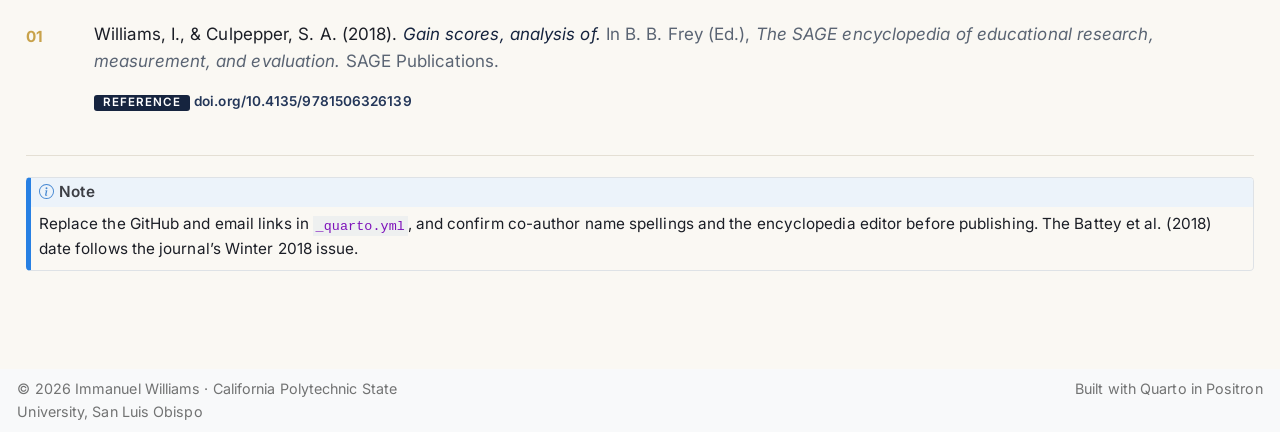
<file: publications.html>
<!DOCTYPE html>
<html xmlns="http://www.w3.org/1999/xhtml" lang="en" xml:lang="en"><head>

<meta charset="utf-8">
<meta name="generator" content="quarto-1.8.27">

<meta name="viewport" content="width=device-width, initial-scale=1.0, user-scalable=yes">


<title>Publications — Immanuel Williams – Immanuel Williams, PhD</title>
<style>
code{white-space: pre-wrap;}
span.smallcaps{font-variant: small-caps;}
div.columns{display: flex; gap: min(4vw, 1.5em);}
div.column{flex: auto; overflow-x: auto;}
div.hanging-indent{margin-left: 1.5em; text-indent: -1.5em;}
ul.task-list{list-style: none;}
ul.task-list li input[type="checkbox"] {
  width: 0.8em;
  margin: 0 0.8em 0.2em -1em; /* quarto-specific, see https://github.com/quarto-dev/quarto-cli/issues/4556 */ 
  vertical-align: middle;
}
</style>


<script src="site_libs/quarto-nav/quarto-nav.js"></script>
<script src="site_libs/clipboard/clipboard.min.js"></script>
<script src="site_libs/quarto-search/autocomplete.umd.js"></script>
<script src="site_libs/quarto-search/fuse.min.js"></script>
<script src="site_libs/quarto-search/quarto-search.js"></script>
<meta name="quarto:offset" content="./">
<script src="site_libs/quarto-html/quarto.js" type="module"></script>
<script src="site_libs/quarto-html/tabsets/tabsets.js" type="module"></script>
<script src="site_libs/quarto-html/axe/axe-check.js" type="module"></script>
<script src="site_libs/quarto-html/popper.min.js"></script>
<script src="site_libs/quarto-html/tippy.umd.min.js"></script>
<script src="site_libs/quarto-html/anchor.min.js"></script>
<link href="site_libs/quarto-html/tippy.css" rel="stylesheet">
<link href="site_libs/quarto-html/quarto-syntax-highlighting-ed96de9b727972fe78a7b5d16c58bf87.css" rel="stylesheet" id="quarto-text-highlighting-styles">
<script src="site_libs/bootstrap/bootstrap.min.js"></script>
<link href="site_libs/bootstrap/bootstrap-icons.css" rel="stylesheet">
<link href="site_libs/bootstrap/bootstrap-257da31eabc78c3de708944876f3bc94.min.css" rel="stylesheet" append-hash="true" id="quarto-bootstrap" data-mode="light">
<script id="quarto-search-options" type="application/json">{
  "location": "navbar",
  "copy-button": false,
  "collapse-after": 3,
  "panel-placement": "end",
  "type": "overlay",
  "limit": 50,
  "keyboard-shortcut": [
    "f",
    "/",
    "s"
  ],
  "show-item-context": false,
  "language": {
    "search-no-results-text": "No results",
    "search-matching-documents-text": "matching documents",
    "search-copy-link-title": "Copy link to search",
    "search-hide-matches-text": "Hide additional matches",
    "search-more-match-text": "more match in this document",
    "search-more-matches-text": "more matches in this document",
    "search-clear-button-title": "Clear",
    "search-text-placeholder": "",
    "search-detached-cancel-button-title": "Cancel",
    "search-submit-button-title": "Submit",
    "search-label": "Search"
  }
}</script>
<link rel="preconnect" href="https://fonts.googleapis.com">
<link rel="preconnect" href="https://fonts.gstatic.com" crossorigin="">
<link href="https://fonts.googleapis.com/css2?family=Fraunces:opsz,wght@9..144,400;9..144,500;9..144,600;9..144,700&amp;family=Inter:wght@400;500;600;700&amp;display=swap" rel="stylesheet">


</head>

<body class="nav-fixed quarto-light">

<div id="quarto-search-results"></div>
  <header id="quarto-header" class="headroom fixed-top">
    <nav class="navbar navbar-expand-lg " data-bs-theme="dark">
      <div class="navbar-container container-fluid">
      <div class="navbar-brand-container mx-auto">
    <a class="navbar-brand" href="./index.html">
    <span class="navbar-title">Immanuel Williams, PhD</span>
    </a>
  </div>
            <div id="quarto-search" class="" title="Search"></div>
          <button class="navbar-toggler" type="button" data-bs-toggle="collapse" data-bs-target="#navbarCollapse" aria-controls="navbarCollapse" role="menu" aria-expanded="false" aria-label="Toggle navigation" onclick="if (window.quartoToggleHeadroom) { window.quartoToggleHeadroom(); }">
  <span class="navbar-toggler-icon"></span>
</button>
          <div class="collapse navbar-collapse" id="navbarCollapse">
            <ul class="navbar-nav navbar-nav-scroll me-auto">
  <li class="nav-item">
    <a class="nav-link" href="./index.html"> 
<span class="menu-text">Home</span></a>
  </li>  
  <li class="nav-item">
    <a class="nav-link" href="./research.html"> 
<span class="menu-text">Research</span></a>
  </li>  
  <li class="nav-item">
    <a class="nav-link active" href="./publications.html" aria-current="page"> 
<span class="menu-text">Publications</span></a>
  </li>  
  <li class="nav-item">
    <a class="nav-link" href="./projects.html"> 
<span class="menu-text">Projects</span></a>
  </li>  
  <li class="nav-item">
    <a class="nav-link" href="./students.html"> 
<span class="menu-text">Students</span></a>
  </li>  
  <li class="nav-item">
    <a class="nav-link" href="./presentations.html"> 
<span class="menu-text">Presentations</span></a>
  </li>  
  <li class="nav-item dropdown ">
    <a class="nav-link dropdown-toggle" href="#" id="nav-menu-courses" role="link" data-bs-toggle="dropdown" aria-expanded="false">
 <span class="menu-text">Courses</span>
    </a>
    <ul class="dropdown-menu" aria-labelledby="nav-menu-courses">    
        <li>
    <a class="dropdown-item" href="./courses/stat-331/index.html">
 <span class="dropdown-text">STAT 331 — Data Science</span></a>
  </li>  
    </ul>
  </li>
</ul>
            <ul class="navbar-nav navbar-nav-scroll ms-auto">
  <li class="nav-item compact">
    <a class="nav-link" href="https://github.com/gato365"> <i class="bi bi-github" role="img" aria-label="GitHub">
</i> 
<span class="menu-text"></span></a>
  </li>  
  <li class="nav-item compact">
    <a class="nav-link" href="mailto:immanuelwilliams@gato365.com"> <i class="bi bi-envelope" role="img" aria-label="Email">
</i> 
<span class="menu-text"></span></a>
  </li>  
</ul>
          </div> <!-- /navcollapse -->
            <div class="quarto-navbar-tools">
</div>
      </div> <!-- /container-fluid -->
    </nav>
</header>
<!-- content -->
<div id="quarto-content" class="quarto-container page-columns page-rows-contents page-layout-full page-navbar">
<!-- sidebar -->
<!-- margin-sidebar -->
    
<!-- main -->
<main class="content column-page" id="quarto-document-content">

<header id="title-block-header" class="quarto-title-block default">
<div class="quarto-title">
<h1 class="title">Publications</h1>
</div>



<div class="quarto-title-meta column-page">

    
  
    
  </div>
  


</header>


<div class="intro-block">
<p>Peer-reviewed journal articles and reference works, listed in APA (7th edition) format. Links resolve to the publisher of record.</p>
</div>
<div class="section-head">
<div class="section-num">
<p>PEER-REVIEWED</p>
</div>
<section id="journal-articles" class="level2">
<h2 class="anchored" data-anchor-id="journal-articles">Journal articles</h2>
<div class="rule">

</div>
</section>
</div>
<div class="pub-list">
<div class="pub">
<div class="ref">
<p>Weiland, T., &amp; Williams, I. (2024). <span class="ptitle">Culturally relevant data in teaching statistics and data science courses.</span> <span class="venue"><em>Journal of Statistics and Data Science Education, 32</em>(3), 256–271.</span></p>
<div class="meta">
<p><span class="badge">Education</span> <a href="https://doi.org/10.1080/26939169.2023.2249969">doi.org/10.1080/26939169.2023.2249969</a></p>
</div>
</div>
</div>
<div class="pub">
<div class="ref">
<p>Williams, I., Sisso, D., &amp; Bass, N. (2023). <span class="ptitle">Teaching one-way ANOVA with engaging NBA data and R Shiny within a flexdashboard.</span> <span class="venue"><em>Teaching Statistics, 45</em>(2), 69–78.</span></p>
<div class="meta">
<p><span class="badge">Software</span> <a href="https://doi.org/10.1111/test.12332">doi.org/10.1111/test.12332</a></p>
</div>
</div>
</div>
<div class="pub">
<div class="ref">
<p>DeLiema, D., Kwon, Y. A., Chisholm, A., Williams, I., Dahn, M., Flood, V. J., Abrahamson, D., &amp; Steen, F. F. (2023). <span class="ptitle">A multi-dimensional framework for documenting students’ heterogeneous experiences with programming bugs.</span> <span class="venue"><em>Cognition and Instruction, 41</em>(2), 158–200.</span></p>
<div class="meta">
<p><span class="badge">Learning Sciences</span> <a href="https://doi.org/10.1080/07370008.2022.2118279">doi.org/10.1080/07370008.2022.2118279</a></p>
</div>
</div>
</div>
<div class="pub">
<div class="ref">
<p>Langer-Osuna, J. M., Munson, J., Gargroetzi, E., Williams, I., &amp; Chavez, R. (2020). <span class="ptitle">“So what are we working on?”: How student authority relations shift during collaborative mathematics activity.</span> <span class="venue"><em>Educational Studies in Mathematics, 104</em>, 333–349.</span></p>
<div class="meta">
<p><span class="badge">Math Education</span> <a href="https://doi.org/10.1007/s10649-020-09962-3">doi.org/10.1007/s10649-020-09962-3</a></p>
</div>
</div>
</div>
<div class="pub">
<div class="ref">
<p>Battey, D., Leyva, L. A., Williams, I., Belizario, V. A., Greco, R., &amp; Shah, R. (2018). <span class="ptitle">Racial (mis)match in middle school mathematics classrooms: Relational interactions as a racialized mechanism.</span> <span class="venue"><em>Harvard Educational Review, 88</em>(4), 455–482.</span></p>
<div class="meta">
<p><span class="badge">Math Education</span> <a href="https://doi.org/10.17763/1943-5045-88.4.455">doi.org/10.17763/1943-5045-88.4.455</a></p>
</div>
</div>
</div>
<div class="pub">
<div class="ref">
<p>Williams, I., &amp; Williams, K. K. (2018). <span class="ptitle">Using an R Shiny to enhance the learning experience of confidence intervals.</span> <span class="venue"><em>Teaching Statistics, 40</em>(1), 24–28.</span></p>
<div class="meta">
<p><span class="badge">Software</span> <a href="https://doi.org/10.1111/test.12145">doi.org/10.1111/test.12145</a></p>
</div>
</div>
</div>
<div class="pub">
<div class="ref">
<p>Williams, I., &amp; Williams, K. K. (2016). <span class="ptitle">Understanding summary statistics and graphical techniques to compare Michael Jordan versus LeBron James.</span> <span class="venue"><em>Teaching Statistics, 38</em>(3), 108–111.</span></p>
<div class="meta">
<p><span class="badge">Software</span> <a href="https://doi.org/10.1111/test.12111">doi.org/10.1111/test.12111</a></p>
</div>
</div>
</div>
</div>
<div class="section-head">
<div class="section-num">
<p>REFERENCE</p>
</div>
<section id="encyclopedia-entries" class="level2">
<h2 class="anchored" data-anchor-id="encyclopedia-entries">Encyclopedia entries</h2>
<div class="rule">

</div>
</section>
</div>
<div class="pub-list">
<div class="pub">
<div class="ref">
<p>Williams, I., &amp; Culpepper, S. A. (2018). <span class="ptitle">Gain scores, analysis of.</span> <span class="venue">In B. B. Frey (Ed.), <em>The SAGE encyclopedia of educational research, measurement, and evaluation.</em> SAGE Publications.</span></p>
<div class="meta">
<p><span class="badge">Reference</span> <a href="https://doi.org/10.4135/9781506326139">doi.org/10.4135/9781506326139</a></p>
</div>
</div>
</div>
</div>
<div class="callout callout-style-default callout-note callout-titled">
<div class="callout-header d-flex align-content-center">
<div class="callout-icon-container">
<i class="callout-icon"></i>
</div>
<div class="callout-title-container flex-fill">
Note
</div>
</div>
<div class="callout-body-container callout-body">
<p>Replace the GitHub and email links in <code>_quarto.yml</code>, and confirm co-author name spellings and the encyclopedia editor before publishing. The Battey et al.&nbsp;(2018) date follows the journal’s Winter 2018 issue.</p>
</div>
</div>



</main> <!-- /main -->
<script id="quarto-html-after-body" type="application/javascript">
  window.document.addEventListener("DOMContentLoaded", function (event) {
    const icon = "";
    const anchorJS = new window.AnchorJS();
    anchorJS.options = {
      placement: 'right',
      icon: icon
    };
    anchorJS.add('.anchored');
    const isCodeAnnotation = (el) => {
      for (const clz of el.classList) {
        if (clz.startsWith('code-annotation-')) {                     
          return true;
        }
      }
      return false;
    }
    const onCopySuccess = function(e) {
      // button target
      const button = e.trigger;
      // don't keep focus
      button.blur();
      // flash "checked"
      button.classList.add('code-copy-button-checked');
      var currentTitle = button.getAttribute("title");
      button.setAttribute("title", "Copied!");
      let tooltip;
      if (window.bootstrap) {
        button.setAttribute("data-bs-toggle", "tooltip");
        button.setAttribute("data-bs-placement", "left");
        button.setAttribute("data-bs-title", "Copied!");
        tooltip = new bootstrap.Tooltip(button, 
          { trigger: "manual", 
            customClass: "code-copy-button-tooltip",
            offset: [0, -8]});
        tooltip.show();    
      }
      setTimeout(function() {
        if (tooltip) {
          tooltip.hide();
          button.removeAttribute("data-bs-title");
          button.removeAttribute("data-bs-toggle");
          button.removeAttribute("data-bs-placement");
        }
        button.setAttribute("title", currentTitle);
        button.classList.remove('code-copy-button-checked');
      }, 1000);
      // clear code selection
      e.clearSelection();
    }
    const getTextToCopy = function(trigger) {
      const outerScaffold = trigger.parentElement.cloneNode(true);
      const codeEl = outerScaffold.querySelector('code');
      for (const childEl of codeEl.children) {
        if (isCodeAnnotation(childEl)) {
          childEl.remove();
        }
      }
      return codeEl.innerText;
    }
    const clipboard = new window.ClipboardJS('.code-copy-button:not([data-in-quarto-modal])', {
      text: getTextToCopy
    });
    clipboard.on('success', onCopySuccess);
    if (window.document.getElementById('quarto-embedded-source-code-modal')) {
      const clipboardModal = new window.ClipboardJS('.code-copy-button[data-in-quarto-modal]', {
        text: getTextToCopy,
        container: window.document.getElementById('quarto-embedded-source-code-modal')
      });
      clipboardModal.on('success', onCopySuccess);
    }
      var localhostRegex = new RegExp(/^(?:http|https):\/\/localhost\:?[0-9]*\//);
      var mailtoRegex = new RegExp(/^mailto:/);
        var filterRegex = new RegExp("https:\/\/gato365\.github\.io\/professional-website\/");
      var isInternal = (href) => {
          return filterRegex.test(href) || localhostRegex.test(href) || mailtoRegex.test(href);
      }
      // Inspect non-navigation links and adorn them if external
     var links = window.document.querySelectorAll('a[href]:not(.nav-link):not(.navbar-brand):not(.toc-action):not(.sidebar-link):not(.sidebar-item-toggle):not(.pagination-link):not(.no-external):not([aria-hidden]):not(.dropdown-item):not(.quarto-navigation-tool):not(.about-link)');
      for (var i=0; i<links.length; i++) {
        const link = links[i];
        if (!isInternal(link.href)) {
          // undo the damage that might have been done by quarto-nav.js in the case of
          // links that we want to consider external
          if (link.dataset.originalHref !== undefined) {
            link.href = link.dataset.originalHref;
          }
            // target, if specified
            link.setAttribute("target", "_blank");
            if (link.getAttribute("rel") === null) {
              link.setAttribute("rel", "noopener");
            }
        }
      }
    function tippyHover(el, contentFn, onTriggerFn, onUntriggerFn) {
      const config = {
        allowHTML: true,
        maxWidth: 500,
        delay: 100,
        arrow: false,
        appendTo: function(el) {
            return el.parentElement;
        },
        interactive: true,
        interactiveBorder: 10,
        theme: 'quarto',
        placement: 'bottom-start',
      };
      if (contentFn) {
        config.content = contentFn;
      }
      if (onTriggerFn) {
        config.onTrigger = onTriggerFn;
      }
      if (onUntriggerFn) {
        config.onUntrigger = onUntriggerFn;
      }
      window.tippy(el, config); 
    }
    const noterefs = window.document.querySelectorAll('a[role="doc-noteref"]');
    for (var i=0; i<noterefs.length; i++) {
      const ref = noterefs[i];
      tippyHover(ref, function() {
        // use id or data attribute instead here
        let href = ref.getAttribute('data-footnote-href') || ref.getAttribute('href');
        try { href = new URL(href).hash; } catch {}
        const id = href.replace(/^#\/?/, "");
        const note = window.document.getElementById(id);
        if (note) {
          return note.innerHTML;
        } else {
          return "";
        }
      });
    }
    const xrefs = window.document.querySelectorAll('a.quarto-xref');
    const processXRef = (id, note) => {
      // Strip column container classes
      const stripColumnClz = (el) => {
        el.classList.remove("page-full", "page-columns");
        if (el.children) {
          for (const child of el.children) {
            stripColumnClz(child);
          }
        }
      }
      stripColumnClz(note)
      if (id === null || id.startsWith('sec-')) {
        // Special case sections, only their first couple elements
        const container = document.createElement("div");
        if (note.children && note.children.length > 2) {
          container.appendChild(note.children[0].cloneNode(true));
          for (let i = 1; i < note.children.length; i++) {
            const child = note.children[i];
            if (child.tagName === "P" && child.innerText === "") {
              continue;
            } else {
              container.appendChild(child.cloneNode(true));
              break;
            }
          }
          if (window.Quarto?.typesetMath) {
            window.Quarto.typesetMath(container);
          }
          return container.innerHTML
        } else {
          if (window.Quarto?.typesetMath) {
            window.Quarto.typesetMath(note);
          }
          return note.innerHTML;
        }
      } else {
        // Remove any anchor links if they are present
        const anchorLink = note.querySelector('a.anchorjs-link');
        if (anchorLink) {
          anchorLink.remove();
        }
        if (window.Quarto?.typesetMath) {
          window.Quarto.typesetMath(note);
        }
        if (note.classList.contains("callout")) {
          return note.outerHTML;
        } else {
          return note.innerHTML;
        }
      }
    }
    for (var i=0; i<xrefs.length; i++) {
      const xref = xrefs[i];
      tippyHover(xref, undefined, function(instance) {
        instance.disable();
        let url = xref.getAttribute('href');
        let hash = undefined; 
        if (url.startsWith('#')) {
          hash = url;
        } else {
          try { hash = new URL(url).hash; } catch {}
        }
        if (hash) {
          const id = hash.replace(/^#\/?/, "");
          const note = window.document.getElementById(id);
          if (note !== null) {
            try {
              const html = processXRef(id, note.cloneNode(true));
              instance.setContent(html);
            } finally {
              instance.enable();
              instance.show();
            }
          } else {
            // See if we can fetch this
            fetch(url.split('#')[0])
            .then(res => res.text())
            .then(html => {
              const parser = new DOMParser();
              const htmlDoc = parser.parseFromString(html, "text/html");
              const note = htmlDoc.getElementById(id);
              if (note !== null) {
                const html = processXRef(id, note);
                instance.setContent(html);
              } 
            }).finally(() => {
              instance.enable();
              instance.show();
            });
          }
        } else {
          // See if we can fetch a full url (with no hash to target)
          // This is a special case and we should probably do some content thinning / targeting
          fetch(url)
          .then(res => res.text())
          .then(html => {
            const parser = new DOMParser();
            const htmlDoc = parser.parseFromString(html, "text/html");
            const note = htmlDoc.querySelector('main.content');
            if (note !== null) {
              // This should only happen for chapter cross references
              // (since there is no id in the URL)
              // remove the first header
              if (note.children.length > 0 && note.children[0].tagName === "HEADER") {
                note.children[0].remove();
              }
              const html = processXRef(null, note);
              instance.setContent(html);
            } 
          }).finally(() => {
            instance.enable();
            instance.show();
          });
        }
      }, function(instance) {
      });
    }
        let selectedAnnoteEl;
        const selectorForAnnotation = ( cell, annotation) => {
          let cellAttr = 'data-code-cell="' + cell + '"';
          let lineAttr = 'data-code-annotation="' +  annotation + '"';
          const selector = 'span[' + cellAttr + '][' + lineAttr + ']';
          return selector;
        }
        const selectCodeLines = (annoteEl) => {
          const doc = window.document;
          const targetCell = annoteEl.getAttribute("data-target-cell");
          const targetAnnotation = annoteEl.getAttribute("data-target-annotation");
          const annoteSpan = window.document.querySelector(selectorForAnnotation(targetCell, targetAnnotation));
          const lines = annoteSpan.getAttribute("data-code-lines").split(",");
          const lineIds = lines.map((line) => {
            return targetCell + "-" + line;
          })
          let top = null;
          let height = null;
          let parent = null;
          if (lineIds.length > 0) {
              //compute the position of the single el (top and bottom and make a div)
              const el = window.document.getElementById(lineIds[0]);
              top = el.offsetTop;
              height = el.offsetHeight;
              parent = el.parentElement.parentElement;
            if (lineIds.length > 1) {
              const lastEl = window.document.getElementById(lineIds[lineIds.length - 1]);
              const bottom = lastEl.offsetTop + lastEl.offsetHeight;
              height = bottom - top;
            }
            if (top !== null && height !== null && parent !== null) {
              // cook up a div (if necessary) and position it 
              let div = window.document.getElementById("code-annotation-line-highlight");
              if (div === null) {
                div = window.document.createElement("div");
                div.setAttribute("id", "code-annotation-line-highlight");
                div.style.position = 'absolute';
                parent.appendChild(div);
              }
              div.style.top = top - 2 + "px";
              div.style.height = height + 4 + "px";
              div.style.left = 0;
              let gutterDiv = window.document.getElementById("code-annotation-line-highlight-gutter");
              if (gutterDiv === null) {
                gutterDiv = window.document.createElement("div");
                gutterDiv.setAttribute("id", "code-annotation-line-highlight-gutter");
                gutterDiv.style.position = 'absolute';
                const codeCell = window.document.getElementById(targetCell);
                const gutter = codeCell.querySelector('.code-annotation-gutter');
                gutter.appendChild(gutterDiv);
              }
              gutterDiv.style.top = top - 2 + "px";
              gutterDiv.style.height = height + 4 + "px";
            }
            selectedAnnoteEl = annoteEl;
          }
        };
        const unselectCodeLines = () => {
          const elementsIds = ["code-annotation-line-highlight", "code-annotation-line-highlight-gutter"];
          elementsIds.forEach((elId) => {
            const div = window.document.getElementById(elId);
            if (div) {
              div.remove();
            }
          });
          selectedAnnoteEl = undefined;
        };
          // Handle positioning of the toggle
      window.addEventListener(
        "resize",
        throttle(() => {
          elRect = undefined;
          if (selectedAnnoteEl) {
            selectCodeLines(selectedAnnoteEl);
          }
        }, 10)
      );
      function throttle(fn, ms) {
      let throttle = false;
      let timer;
        return (...args) => {
          if(!throttle) { // first call gets through
              fn.apply(this, args);
              throttle = true;
          } else { // all the others get throttled
              if(timer) clearTimeout(timer); // cancel #2
              timer = setTimeout(() => {
                fn.apply(this, args);
                timer = throttle = false;
              }, ms);
          }
        };
      }
        // Attach click handler to the DT
        const annoteDls = window.document.querySelectorAll('dt[data-target-cell]');
        for (const annoteDlNode of annoteDls) {
          annoteDlNode.addEventListener('click', (event) => {
            const clickedEl = event.target;
            if (clickedEl !== selectedAnnoteEl) {
              unselectCodeLines();
              const activeEl = window.document.querySelector('dt[data-target-cell].code-annotation-active');
              if (activeEl) {
                activeEl.classList.remove('code-annotation-active');
              }
              selectCodeLines(clickedEl);
              clickedEl.classList.add('code-annotation-active');
            } else {
              // Unselect the line
              unselectCodeLines();
              clickedEl.classList.remove('code-annotation-active');
            }
          });
        }
    const findCites = (el) => {
      const parentEl = el.parentElement;
      if (parentEl) {
        const cites = parentEl.dataset.cites;
        if (cites) {
          return {
            el,
            cites: cites.split(' ')
          };
        } else {
          return findCites(el.parentElement)
        }
      } else {
        return undefined;
      }
    };
    var bibliorefs = window.document.querySelectorAll('a[role="doc-biblioref"]');
    for (var i=0; i<bibliorefs.length; i++) {
      const ref = bibliorefs[i];
      const citeInfo = findCites(ref);
      if (citeInfo) {
        tippyHover(citeInfo.el, function() {
          var popup = window.document.createElement('div');
          citeInfo.cites.forEach(function(cite) {
            var citeDiv = window.document.createElement('div');
            citeDiv.classList.add('hanging-indent');
            citeDiv.classList.add('csl-entry');
            var biblioDiv = window.document.getElementById('ref-' + cite);
            if (biblioDiv) {
              citeDiv.innerHTML = biblioDiv.innerHTML;
            }
            popup.appendChild(citeDiv);
          });
          return popup.innerHTML;
        });
      }
    }
  });
  </script>
</div> <!-- /content -->
<footer class="footer">
  <div class="nav-footer">
    <div class="nav-footer-left">
<p>© 2026 Immanuel Williams · California Polytechnic State University, San Luis Obispo</p>
</div>   
    <div class="nav-footer-center">
      &nbsp;
    </div>
    <div class="nav-footer-right">
<p>Built with Quarto in Positron</p>
</div>
  </div>
</footer>




</body></html>
</file>
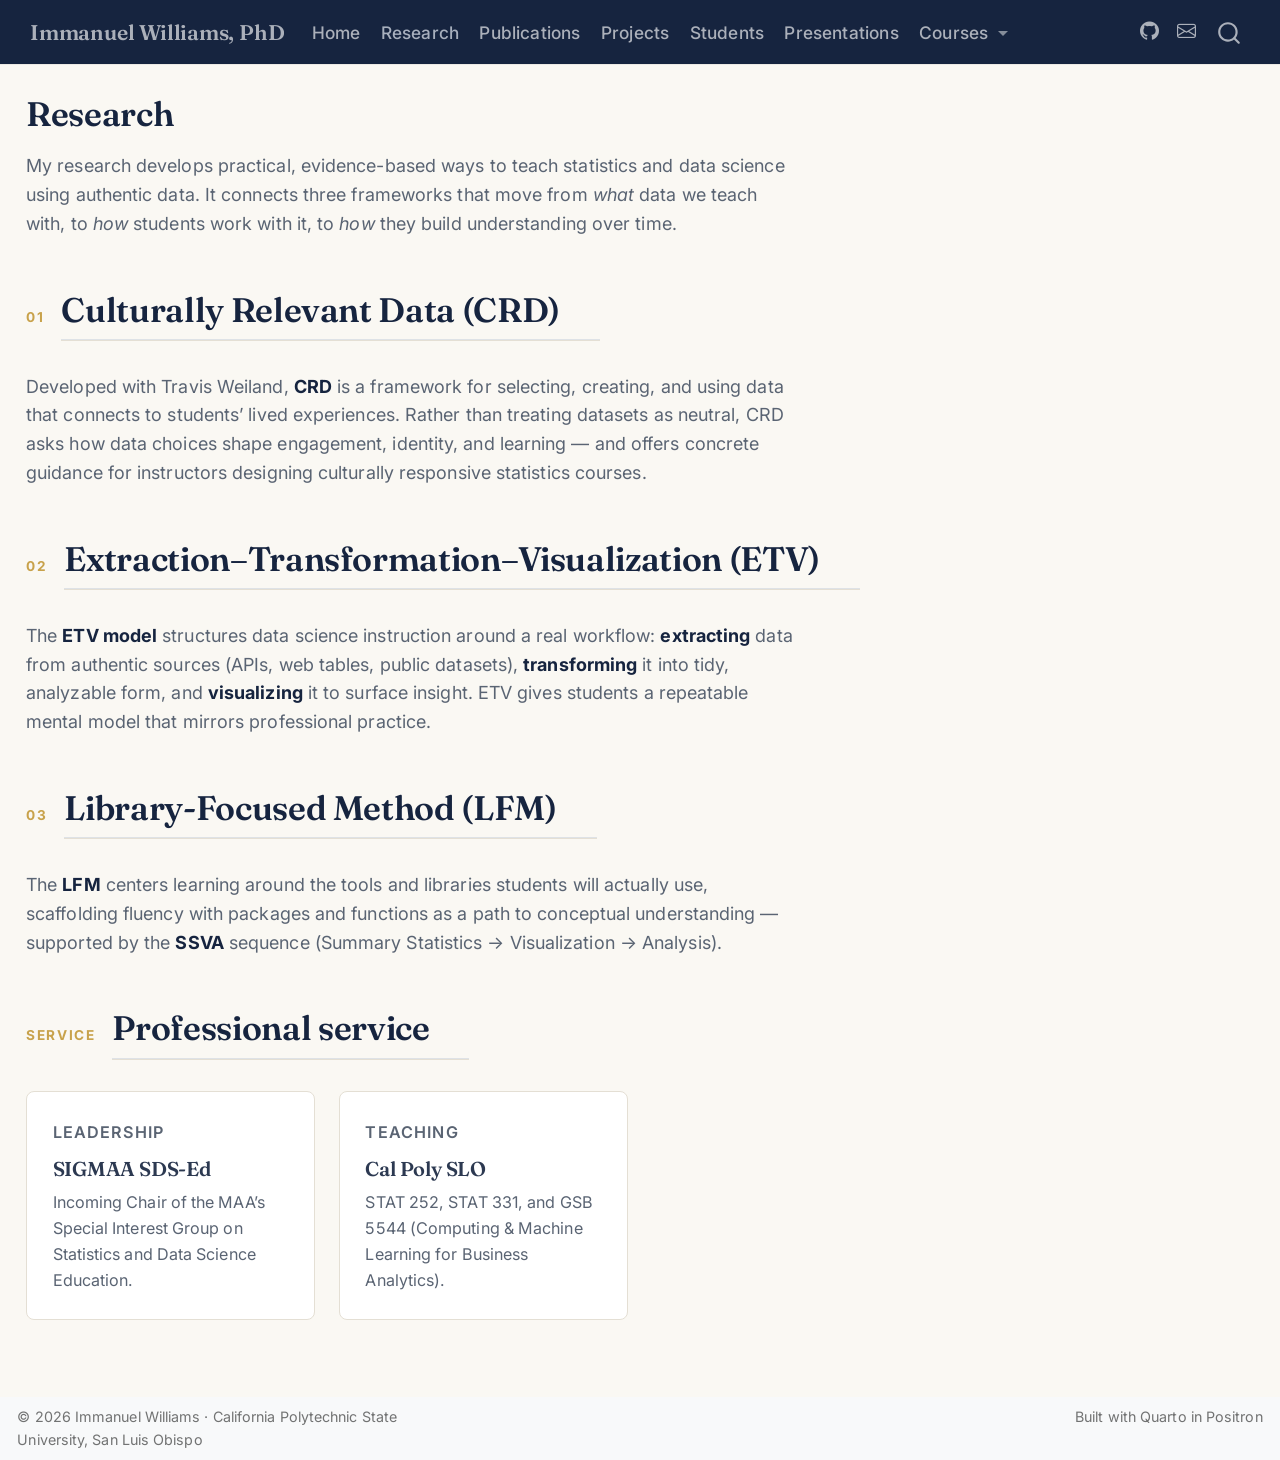
<file: research.html>
<!DOCTYPE html>
<html xmlns="http://www.w3.org/1999/xhtml" lang="en" xml:lang="en"><head>

<meta charset="utf-8">
<meta name="generator" content="quarto-1.8.27">

<meta name="viewport" content="width=device-width, initial-scale=1.0, user-scalable=yes">


<title>Research — Immanuel Williams – Immanuel Williams, PhD</title>
<style>
code{white-space: pre-wrap;}
span.smallcaps{font-variant: small-caps;}
div.columns{display: flex; gap: min(4vw, 1.5em);}
div.column{flex: auto; overflow-x: auto;}
div.hanging-indent{margin-left: 1.5em; text-indent: -1.5em;}
ul.task-list{list-style: none;}
ul.task-list li input[type="checkbox"] {
  width: 0.8em;
  margin: 0 0.8em 0.2em -1em; /* quarto-specific, see https://github.com/quarto-dev/quarto-cli/issues/4556 */ 
  vertical-align: middle;
}
</style>


<script src="site_libs/quarto-nav/quarto-nav.js"></script>
<script src="site_libs/clipboard/clipboard.min.js"></script>
<script src="site_libs/quarto-search/autocomplete.umd.js"></script>
<script src="site_libs/quarto-search/fuse.min.js"></script>
<script src="site_libs/quarto-search/quarto-search.js"></script>
<meta name="quarto:offset" content="./">
<script src="site_libs/quarto-html/quarto.js" type="module"></script>
<script src="site_libs/quarto-html/tabsets/tabsets.js" type="module"></script>
<script src="site_libs/quarto-html/axe/axe-check.js" type="module"></script>
<script src="site_libs/quarto-html/popper.min.js"></script>
<script src="site_libs/quarto-html/tippy.umd.min.js"></script>
<script src="site_libs/quarto-html/anchor.min.js"></script>
<link href="site_libs/quarto-html/tippy.css" rel="stylesheet">
<link href="site_libs/quarto-html/quarto-syntax-highlighting-ed96de9b727972fe78a7b5d16c58bf87.css" rel="stylesheet" id="quarto-text-highlighting-styles">
<script src="site_libs/bootstrap/bootstrap.min.js"></script>
<link href="site_libs/bootstrap/bootstrap-icons.css" rel="stylesheet">
<link href="site_libs/bootstrap/bootstrap-257da31eabc78c3de708944876f3bc94.min.css" rel="stylesheet" append-hash="true" id="quarto-bootstrap" data-mode="light">
<script id="quarto-search-options" type="application/json">{
  "location": "navbar",
  "copy-button": false,
  "collapse-after": 3,
  "panel-placement": "end",
  "type": "overlay",
  "limit": 50,
  "keyboard-shortcut": [
    "f",
    "/",
    "s"
  ],
  "show-item-context": false,
  "language": {
    "search-no-results-text": "No results",
    "search-matching-documents-text": "matching documents",
    "search-copy-link-title": "Copy link to search",
    "search-hide-matches-text": "Hide additional matches",
    "search-more-match-text": "more match in this document",
    "search-more-matches-text": "more matches in this document",
    "search-clear-button-title": "Clear",
    "search-text-placeholder": "",
    "search-detached-cancel-button-title": "Cancel",
    "search-submit-button-title": "Submit",
    "search-label": "Search"
  }
}</script>
<link rel="preconnect" href="https://fonts.googleapis.com">
<link rel="preconnect" href="https://fonts.gstatic.com" crossorigin="">
<link href="https://fonts.googleapis.com/css2?family=Fraunces:opsz,wght@9..144,400;9..144,500;9..144,600;9..144,700&amp;family=Inter:wght@400;500;600;700&amp;display=swap" rel="stylesheet">


</head>

<body class="nav-fixed quarto-light">

<div id="quarto-search-results"></div>
  <header id="quarto-header" class="headroom fixed-top">
    <nav class="navbar navbar-expand-lg " data-bs-theme="dark">
      <div class="navbar-container container-fluid">
      <div class="navbar-brand-container mx-auto">
    <a class="navbar-brand" href="./index.html">
    <span class="navbar-title">Immanuel Williams, PhD</span>
    </a>
  </div>
            <div id="quarto-search" class="" title="Search"></div>
          <button class="navbar-toggler" type="button" data-bs-toggle="collapse" data-bs-target="#navbarCollapse" aria-controls="navbarCollapse" role="menu" aria-expanded="false" aria-label="Toggle navigation" onclick="if (window.quartoToggleHeadroom) { window.quartoToggleHeadroom(); }">
  <span class="navbar-toggler-icon"></span>
</button>
          <div class="collapse navbar-collapse" id="navbarCollapse">
            <ul class="navbar-nav navbar-nav-scroll me-auto">
  <li class="nav-item">
    <a class="nav-link" href="./index.html"> 
<span class="menu-text">Home</span></a>
  </li>  
  <li class="nav-item">
    <a class="nav-link active" href="./research.html" aria-current="page"> 
<span class="menu-text">Research</span></a>
  </li>  
  <li class="nav-item">
    <a class="nav-link" href="./publications.html"> 
<span class="menu-text">Publications</span></a>
  </li>  
  <li class="nav-item">
    <a class="nav-link" href="./projects.html"> 
<span class="menu-text">Projects</span></a>
  </li>  
  <li class="nav-item">
    <a class="nav-link" href="./students.html"> 
<span class="menu-text">Students</span></a>
  </li>  
  <li class="nav-item">
    <a class="nav-link" href="./presentations.html"> 
<span class="menu-text">Presentations</span></a>
  </li>  
  <li class="nav-item dropdown ">
    <a class="nav-link dropdown-toggle" href="#" id="nav-menu-courses" role="link" data-bs-toggle="dropdown" aria-expanded="false">
 <span class="menu-text">Courses</span>
    </a>
    <ul class="dropdown-menu" aria-labelledby="nav-menu-courses">    
        <li>
    <a class="dropdown-item" href="./courses/stat-331/index.html">
 <span class="dropdown-text">STAT 331 — Data Science</span></a>
  </li>  
    </ul>
  </li>
</ul>
            <ul class="navbar-nav navbar-nav-scroll ms-auto">
  <li class="nav-item compact">
    <a class="nav-link" href="https://github.com/gato365"> <i class="bi bi-github" role="img" aria-label="GitHub">
</i> 
<span class="menu-text"></span></a>
  </li>  
  <li class="nav-item compact">
    <a class="nav-link" href="mailto:immanuelwilliams@gato365.com"> <i class="bi bi-envelope" role="img" aria-label="Email">
</i> 
<span class="menu-text"></span></a>
  </li>  
</ul>
          </div> <!-- /navcollapse -->
            <div class="quarto-navbar-tools">
</div>
      </div> <!-- /container-fluid -->
    </nav>
</header>
<!-- content -->
<div id="quarto-content" class="quarto-container page-columns page-rows-contents page-layout-full page-navbar">
<!-- sidebar -->
<!-- margin-sidebar -->
    
<!-- main -->
<main class="content column-page" id="quarto-document-content">

<header id="title-block-header" class="quarto-title-block default">
<div class="quarto-title">
<h1 class="title">Research</h1>
</div>



<div class="quarto-title-meta column-page">

    
  
    
  </div>
  


</header>


<div class="intro-block">
<p>My research develops practical, evidence-based ways to teach statistics and data science using authentic data. It connects three frameworks that move from <em>what</em> data we teach with, to <em>how</em> students work with it, to <em>how</em> they build understanding over time.</p>
</div>
<div class="section-head">
<div class="section-num">
<p>01</p>
</div>
<section id="culturally-relevant-data-crd" class="level2">
<h2 class="anchored" data-anchor-id="culturally-relevant-data-crd">Culturally Relevant Data (CRD)</h2>
<div class="rule">

</div>
</section>
</div>
<div class="intro-block">
<p>Developed with Travis Weiland, <strong>CRD</strong> is a framework for selecting, creating, and using data that connects to students’ lived experiences. Rather than treating datasets as neutral, CRD asks how data choices shape engagement, identity, and learning — and offers concrete guidance for instructors designing culturally responsive statistics courses.</p>
</div>
<div class="section-head">
<div class="section-num">
<p>02</p>
</div>
<section id="extractiontransformationvisualization-etv" class="level2">
<h2 class="anchored" data-anchor-id="extractiontransformationvisualization-etv">Extraction–Transformation–Visualization (ETV)</h2>
<div class="rule">

</div>
</section>
</div>
<div class="intro-block">
<p>The <strong>ETV model</strong> structures data science instruction around a real workflow: <strong>extracting</strong> data from authentic sources (APIs, web tables, public datasets), <strong>transforming</strong> it into tidy, analyzable form, and <strong>visualizing</strong> it to surface insight. ETV gives students a repeatable mental model that mirrors professional practice.</p>
</div>
<div class="section-head">
<div class="section-num">
<p>03</p>
</div>
<section id="library-focused-method-lfm" class="level2">
<h2 class="anchored" data-anchor-id="library-focused-method-lfm">Library-Focused Method (LFM)</h2>
<div class="rule">

</div>
</section>
</div>
<div class="intro-block">
<p>The <strong>LFM</strong> centers learning around the tools and libraries students will actually use, scaffolding fluency with packages and functions as a path to conceptual understanding — supported by the <strong>SSVA</strong> sequence (Summary Statistics → Visualization → Analysis).</p>
</div>
<div class="section-head">
<div class="section-num">
<p>SERVICE</p>
</div>
<section id="professional-service" class="level2">
<h2 class="anchored" data-anchor-id="professional-service">Professional service</h2>
<div class="rule">

</div>
</section>
</div>
<div class="grid-cards">
<div class="card-x">
<div class="tag">
<p>Leadership</p>
</div>
<section id="sigmaa-sds-ed" class="level3">
<h3 class="anchored" data-anchor-id="sigmaa-sds-ed">SIGMAA SDS-Ed</h3>
<p>Incoming Chair of the MAA’s Special Interest Group on Statistics and Data Science Education.</p>
</section>
</div>
<div class="card-x">
<div class="tag">
<p>Teaching</p>
</div>
<section id="cal-poly-slo" class="level3">
<h3 class="anchored" data-anchor-id="cal-poly-slo">Cal Poly SLO</h3>
<p>STAT 252, STAT 331, and GSB 5544 (Computing &amp; Machine Learning for Business Analytics).</p>
</section>
</div>
</div>



</main> <!-- /main -->
<script id="quarto-html-after-body" type="application/javascript">
  window.document.addEventListener("DOMContentLoaded", function (event) {
    const icon = "";
    const anchorJS = new window.AnchorJS();
    anchorJS.options = {
      placement: 'right',
      icon: icon
    };
    anchorJS.add('.anchored');
    const isCodeAnnotation = (el) => {
      for (const clz of el.classList) {
        if (clz.startsWith('code-annotation-')) {                     
          return true;
        }
      }
      return false;
    }
    const onCopySuccess = function(e) {
      // button target
      const button = e.trigger;
      // don't keep focus
      button.blur();
      // flash "checked"
      button.classList.add('code-copy-button-checked');
      var currentTitle = button.getAttribute("title");
      button.setAttribute("title", "Copied!");
      let tooltip;
      if (window.bootstrap) {
        button.setAttribute("data-bs-toggle", "tooltip");
        button.setAttribute("data-bs-placement", "left");
        button.setAttribute("data-bs-title", "Copied!");
        tooltip = new bootstrap.Tooltip(button, 
          { trigger: "manual", 
            customClass: "code-copy-button-tooltip",
            offset: [0, -8]});
        tooltip.show();    
      }
      setTimeout(function() {
        if (tooltip) {
          tooltip.hide();
          button.removeAttribute("data-bs-title");
          button.removeAttribute("data-bs-toggle");
          button.removeAttribute("data-bs-placement");
        }
        button.setAttribute("title", currentTitle);
        button.classList.remove('code-copy-button-checked');
      }, 1000);
      // clear code selection
      e.clearSelection();
    }
    const getTextToCopy = function(trigger) {
      const outerScaffold = trigger.parentElement.cloneNode(true);
      const codeEl = outerScaffold.querySelector('code');
      for (const childEl of codeEl.children) {
        if (isCodeAnnotation(childEl)) {
          childEl.remove();
        }
      }
      return codeEl.innerText;
    }
    const clipboard = new window.ClipboardJS('.code-copy-button:not([data-in-quarto-modal])', {
      text: getTextToCopy
    });
    clipboard.on('success', onCopySuccess);
    if (window.document.getElementById('quarto-embedded-source-code-modal')) {
      const clipboardModal = new window.ClipboardJS('.code-copy-button[data-in-quarto-modal]', {
        text: getTextToCopy,
        container: window.document.getElementById('quarto-embedded-source-code-modal')
      });
      clipboardModal.on('success', onCopySuccess);
    }
      var localhostRegex = new RegExp(/^(?:http|https):\/\/localhost\:?[0-9]*\//);
      var mailtoRegex = new RegExp(/^mailto:/);
        var filterRegex = new RegExp("https:\/\/gato365\.github\.io\/professional-website\/");
      var isInternal = (href) => {
          return filterRegex.test(href) || localhostRegex.test(href) || mailtoRegex.test(href);
      }
      // Inspect non-navigation links and adorn them if external
     var links = window.document.querySelectorAll('a[href]:not(.nav-link):not(.navbar-brand):not(.toc-action):not(.sidebar-link):not(.sidebar-item-toggle):not(.pagination-link):not(.no-external):not([aria-hidden]):not(.dropdown-item):not(.quarto-navigation-tool):not(.about-link)');
      for (var i=0; i<links.length; i++) {
        const link = links[i];
        if (!isInternal(link.href)) {
          // undo the damage that might have been done by quarto-nav.js in the case of
          // links that we want to consider external
          if (link.dataset.originalHref !== undefined) {
            link.href = link.dataset.originalHref;
          }
            // target, if specified
            link.setAttribute("target", "_blank");
            if (link.getAttribute("rel") === null) {
              link.setAttribute("rel", "noopener");
            }
        }
      }
    function tippyHover(el, contentFn, onTriggerFn, onUntriggerFn) {
      const config = {
        allowHTML: true,
        maxWidth: 500,
        delay: 100,
        arrow: false,
        appendTo: function(el) {
            return el.parentElement;
        },
        interactive: true,
        interactiveBorder: 10,
        theme: 'quarto',
        placement: 'bottom-start',
      };
      if (contentFn) {
        config.content = contentFn;
      }
      if (onTriggerFn) {
        config.onTrigger = onTriggerFn;
      }
      if (onUntriggerFn) {
        config.onUntrigger = onUntriggerFn;
      }
      window.tippy(el, config); 
    }
    const noterefs = window.document.querySelectorAll('a[role="doc-noteref"]');
    for (var i=0; i<noterefs.length; i++) {
      const ref = noterefs[i];
      tippyHover(ref, function() {
        // use id or data attribute instead here
        let href = ref.getAttribute('data-footnote-href') || ref.getAttribute('href');
        try { href = new URL(href).hash; } catch {}
        const id = href.replace(/^#\/?/, "");
        const note = window.document.getElementById(id);
        if (note) {
          return note.innerHTML;
        } else {
          return "";
        }
      });
    }
    const xrefs = window.document.querySelectorAll('a.quarto-xref');
    const processXRef = (id, note) => {
      // Strip column container classes
      const stripColumnClz = (el) => {
        el.classList.remove("page-full", "page-columns");
        if (el.children) {
          for (const child of el.children) {
            stripColumnClz(child);
          }
        }
      }
      stripColumnClz(note)
      if (id === null || id.startsWith('sec-')) {
        // Special case sections, only their first couple elements
        const container = document.createElement("div");
        if (note.children && note.children.length > 2) {
          container.appendChild(note.children[0].cloneNode(true));
          for (let i = 1; i < note.children.length; i++) {
            const child = note.children[i];
            if (child.tagName === "P" && child.innerText === "") {
              continue;
            } else {
              container.appendChild(child.cloneNode(true));
              break;
            }
          }
          if (window.Quarto?.typesetMath) {
            window.Quarto.typesetMath(container);
          }
          return container.innerHTML
        } else {
          if (window.Quarto?.typesetMath) {
            window.Quarto.typesetMath(note);
          }
          return note.innerHTML;
        }
      } else {
        // Remove any anchor links if they are present
        const anchorLink = note.querySelector('a.anchorjs-link');
        if (anchorLink) {
          anchorLink.remove();
        }
        if (window.Quarto?.typesetMath) {
          window.Quarto.typesetMath(note);
        }
        if (note.classList.contains("callout")) {
          return note.outerHTML;
        } else {
          return note.innerHTML;
        }
      }
    }
    for (var i=0; i<xrefs.length; i++) {
      const xref = xrefs[i];
      tippyHover(xref, undefined, function(instance) {
        instance.disable();
        let url = xref.getAttribute('href');
        let hash = undefined; 
        if (url.startsWith('#')) {
          hash = url;
        } else {
          try { hash = new URL(url).hash; } catch {}
        }
        if (hash) {
          const id = hash.replace(/^#\/?/, "");
          const note = window.document.getElementById(id);
          if (note !== null) {
            try {
              const html = processXRef(id, note.cloneNode(true));
              instance.setContent(html);
            } finally {
              instance.enable();
              instance.show();
            }
          } else {
            // See if we can fetch this
            fetch(url.split('#')[0])
            .then(res => res.text())
            .then(html => {
              const parser = new DOMParser();
              const htmlDoc = parser.parseFromString(html, "text/html");
              const note = htmlDoc.getElementById(id);
              if (note !== null) {
                const html = processXRef(id, note);
                instance.setContent(html);
              } 
            }).finally(() => {
              instance.enable();
              instance.show();
            });
          }
        } else {
          // See if we can fetch a full url (with no hash to target)
          // This is a special case and we should probably do some content thinning / targeting
          fetch(url)
          .then(res => res.text())
          .then(html => {
            const parser = new DOMParser();
            const htmlDoc = parser.parseFromString(html, "text/html");
            const note = htmlDoc.querySelector('main.content');
            if (note !== null) {
              // This should only happen for chapter cross references
              // (since there is no id in the URL)
              // remove the first header
              if (note.children.length > 0 && note.children[0].tagName === "HEADER") {
                note.children[0].remove();
              }
              const html = processXRef(null, note);
              instance.setContent(html);
            } 
          }).finally(() => {
            instance.enable();
            instance.show();
          });
        }
      }, function(instance) {
      });
    }
        let selectedAnnoteEl;
        const selectorForAnnotation = ( cell, annotation) => {
          let cellAttr = 'data-code-cell="' + cell + '"';
          let lineAttr = 'data-code-annotation="' +  annotation + '"';
          const selector = 'span[' + cellAttr + '][' + lineAttr + ']';
          return selector;
        }
        const selectCodeLines = (annoteEl) => {
          const doc = window.document;
          const targetCell = annoteEl.getAttribute("data-target-cell");
          const targetAnnotation = annoteEl.getAttribute("data-target-annotation");
          const annoteSpan = window.document.querySelector(selectorForAnnotation(targetCell, targetAnnotation));
          const lines = annoteSpan.getAttribute("data-code-lines").split(",");
          const lineIds = lines.map((line) => {
            return targetCell + "-" + line;
          })
          let top = null;
          let height = null;
          let parent = null;
          if (lineIds.length > 0) {
              //compute the position of the single el (top and bottom and make a div)
              const el = window.document.getElementById(lineIds[0]);
              top = el.offsetTop;
              height = el.offsetHeight;
              parent = el.parentElement.parentElement;
            if (lineIds.length > 1) {
              const lastEl = window.document.getElementById(lineIds[lineIds.length - 1]);
              const bottom = lastEl.offsetTop + lastEl.offsetHeight;
              height = bottom - top;
            }
            if (top !== null && height !== null && parent !== null) {
              // cook up a div (if necessary) and position it 
              let div = window.document.getElementById("code-annotation-line-highlight");
              if (div === null) {
                div = window.document.createElement("div");
                div.setAttribute("id", "code-annotation-line-highlight");
                div.style.position = 'absolute';
                parent.appendChild(div);
              }
              div.style.top = top - 2 + "px";
              div.style.height = height + 4 + "px";
              div.style.left = 0;
              let gutterDiv = window.document.getElementById("code-annotation-line-highlight-gutter");
              if (gutterDiv === null) {
                gutterDiv = window.document.createElement("div");
                gutterDiv.setAttribute("id", "code-annotation-line-highlight-gutter");
                gutterDiv.style.position = 'absolute';
                const codeCell = window.document.getElementById(targetCell);
                const gutter = codeCell.querySelector('.code-annotation-gutter');
                gutter.appendChild(gutterDiv);
              }
              gutterDiv.style.top = top - 2 + "px";
              gutterDiv.style.height = height + 4 + "px";
            }
            selectedAnnoteEl = annoteEl;
          }
        };
        const unselectCodeLines = () => {
          const elementsIds = ["code-annotation-line-highlight", "code-annotation-line-highlight-gutter"];
          elementsIds.forEach((elId) => {
            const div = window.document.getElementById(elId);
            if (div) {
              div.remove();
            }
          });
          selectedAnnoteEl = undefined;
        };
          // Handle positioning of the toggle
      window.addEventListener(
        "resize",
        throttle(() => {
          elRect = undefined;
          if (selectedAnnoteEl) {
            selectCodeLines(selectedAnnoteEl);
          }
        }, 10)
      );
      function throttle(fn, ms) {
      let throttle = false;
      let timer;
        return (...args) => {
          if(!throttle) { // first call gets through
              fn.apply(this, args);
              throttle = true;
          } else { // all the others get throttled
              if(timer) clearTimeout(timer); // cancel #2
              timer = setTimeout(() => {
                fn.apply(this, args);
                timer = throttle = false;
              }, ms);
          }
        };
      }
        // Attach click handler to the DT
        const annoteDls = window.document.querySelectorAll('dt[data-target-cell]');
        for (const annoteDlNode of annoteDls) {
          annoteDlNode.addEventListener('click', (event) => {
            const clickedEl = event.target;
            if (clickedEl !== selectedAnnoteEl) {
              unselectCodeLines();
              const activeEl = window.document.querySelector('dt[data-target-cell].code-annotation-active');
              if (activeEl) {
                activeEl.classList.remove('code-annotation-active');
              }
              selectCodeLines(clickedEl);
              clickedEl.classList.add('code-annotation-active');
            } else {
              // Unselect the line
              unselectCodeLines();
              clickedEl.classList.remove('code-annotation-active');
            }
          });
        }
    const findCites = (el) => {
      const parentEl = el.parentElement;
      if (parentEl) {
        const cites = parentEl.dataset.cites;
        if (cites) {
          return {
            el,
            cites: cites.split(' ')
          };
        } else {
          return findCites(el.parentElement)
        }
      } else {
        return undefined;
      }
    };
    var bibliorefs = window.document.querySelectorAll('a[role="doc-biblioref"]');
    for (var i=0; i<bibliorefs.length; i++) {
      const ref = bibliorefs[i];
      const citeInfo = findCites(ref);
      if (citeInfo) {
        tippyHover(citeInfo.el, function() {
          var popup = window.document.createElement('div');
          citeInfo.cites.forEach(function(cite) {
            var citeDiv = window.document.createElement('div');
            citeDiv.classList.add('hanging-indent');
            citeDiv.classList.add('csl-entry');
            var biblioDiv = window.document.getElementById('ref-' + cite);
            if (biblioDiv) {
              citeDiv.innerHTML = biblioDiv.innerHTML;
            }
            popup.appendChild(citeDiv);
          });
          return popup.innerHTML;
        });
      }
    }
  });
  </script>
</div> <!-- /content -->
<footer class="footer">
  <div class="nav-footer">
    <div class="nav-footer-left">
<p>© 2026 Immanuel Williams · California Polytechnic State University, San Luis Obispo</p>
</div>   
    <div class="nav-footer-center">
      &nbsp;
    </div>
    <div class="nav-footer-right">
<p>Built with Quarto in Positron</p>
</div>
  </div>
</footer>




</body></html>
</file>
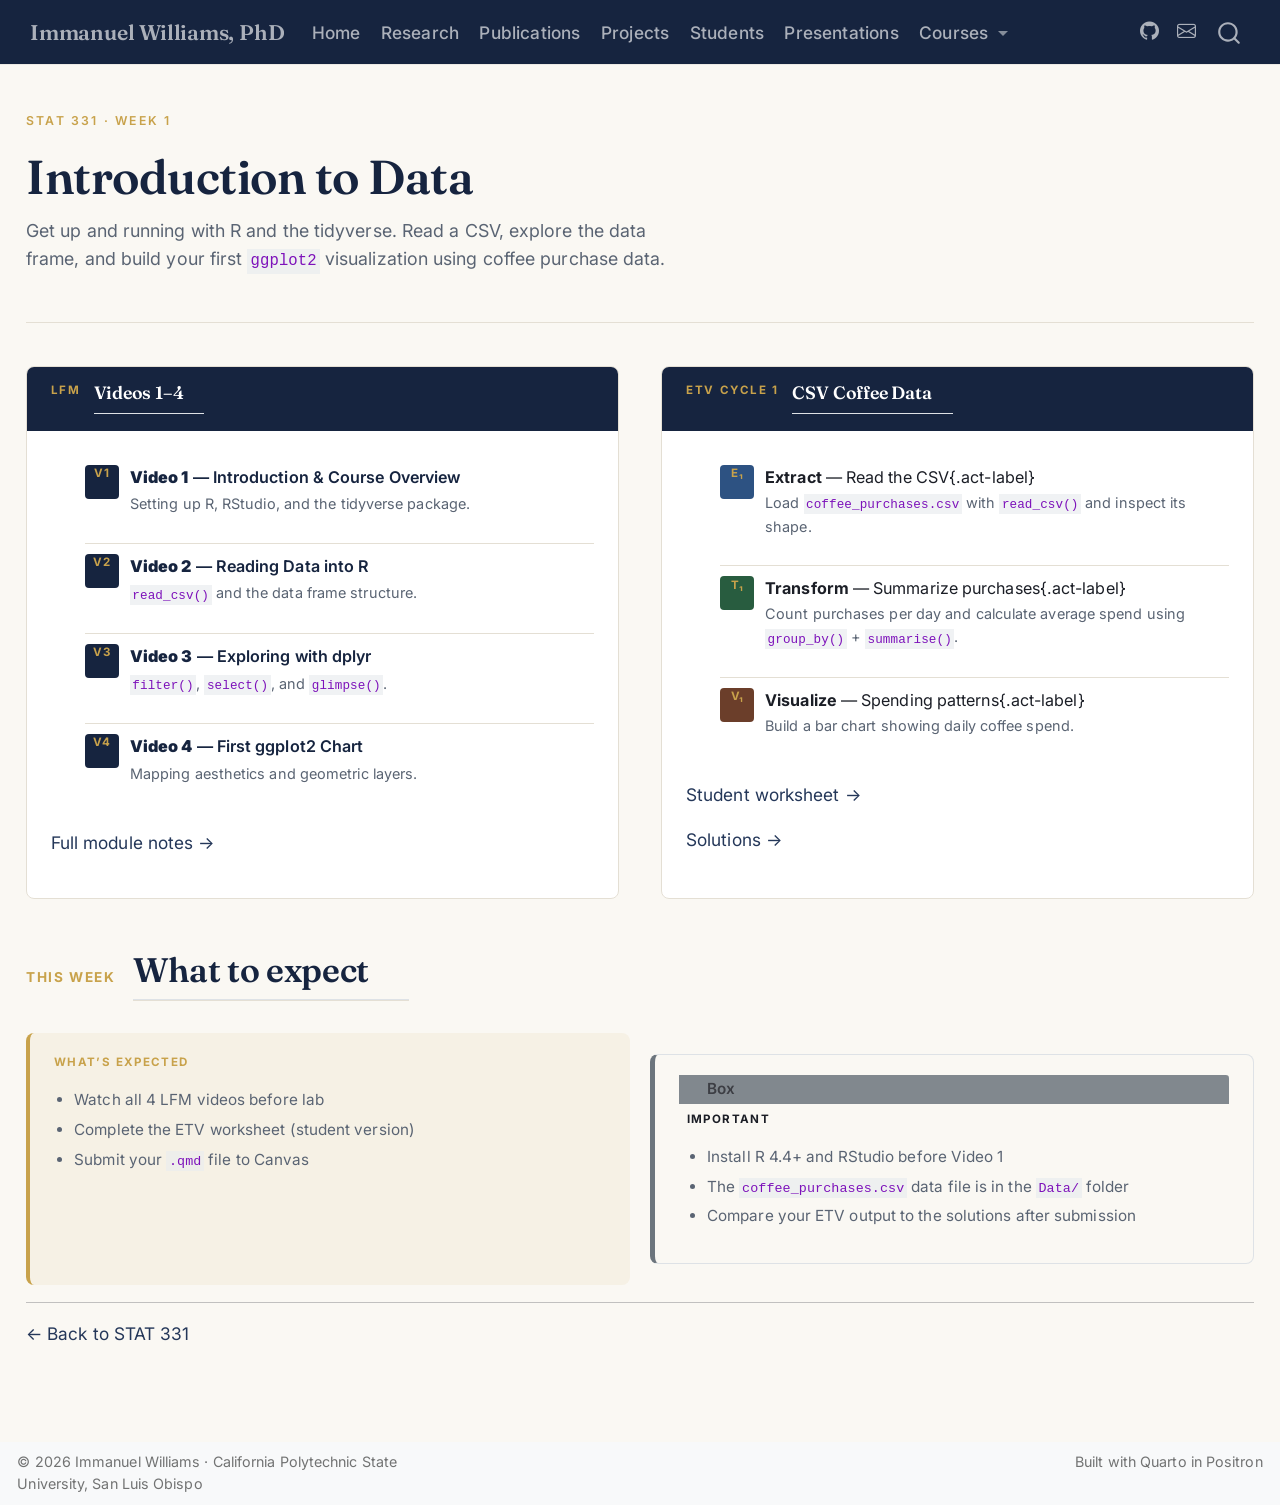
<file: courses/stat-331/week-1.html>
<!DOCTYPE html>
<html xmlns="http://www.w3.org/1999/xhtml" lang="en" xml:lang="en"><head>

<meta charset="utf-8">
<meta name="generator" content="quarto-1.8.27">

<meta name="viewport" content="width=device-width, initial-scale=1.0, user-scalable=yes">


<title>Week 1 — STAT 331 – Immanuel Williams, PhD</title>
<style>
code{white-space: pre-wrap;}
span.smallcaps{font-variant: small-caps;}
div.columns{display: flex; gap: min(4vw, 1.5em);}
div.column{flex: auto; overflow-x: auto;}
div.hanging-indent{margin-left: 1.5em; text-indent: -1.5em;}
ul.task-list{list-style: none;}
ul.task-list li input[type="checkbox"] {
  width: 0.8em;
  margin: 0 0.8em 0.2em -1em; /* quarto-specific, see https://github.com/quarto-dev/quarto-cli/issues/4556 */ 
  vertical-align: middle;
}
</style>


<script src="../../site_libs/quarto-nav/quarto-nav.js"></script>
<script src="../../site_libs/clipboard/clipboard.min.js"></script>
<script src="../../site_libs/quarto-search/autocomplete.umd.js"></script>
<script src="../../site_libs/quarto-search/fuse.min.js"></script>
<script src="../../site_libs/quarto-search/quarto-search.js"></script>
<meta name="quarto:offset" content="../../">
<script src="../../site_libs/quarto-html/quarto.js" type="module"></script>
<script src="../../site_libs/quarto-html/tabsets/tabsets.js" type="module"></script>
<script src="../../site_libs/quarto-html/axe/axe-check.js" type="module"></script>
<script src="../../site_libs/quarto-html/popper.min.js"></script>
<script src="../../site_libs/quarto-html/tippy.umd.min.js"></script>
<script src="../../site_libs/quarto-html/anchor.min.js"></script>
<link href="../../site_libs/quarto-html/tippy.css" rel="stylesheet">
<link href="../../site_libs/quarto-html/quarto-syntax-highlighting-ed96de9b727972fe78a7b5d16c58bf87.css" rel="stylesheet" id="quarto-text-highlighting-styles">
<script src="../../site_libs/bootstrap/bootstrap.min.js"></script>
<link href="../../site_libs/bootstrap/bootstrap-icons.css" rel="stylesheet">
<link href="../../site_libs/bootstrap/bootstrap-257da31eabc78c3de708944876f3bc94.min.css" rel="stylesheet" append-hash="true" id="quarto-bootstrap" data-mode="light">
<script id="quarto-search-options" type="application/json">{
  "location": "navbar",
  "copy-button": false,
  "collapse-after": 3,
  "panel-placement": "end",
  "type": "overlay",
  "limit": 50,
  "keyboard-shortcut": [
    "f",
    "/",
    "s"
  ],
  "show-item-context": false,
  "language": {
    "search-no-results-text": "No results",
    "search-matching-documents-text": "matching documents",
    "search-copy-link-title": "Copy link to search",
    "search-hide-matches-text": "Hide additional matches",
    "search-more-match-text": "more match in this document",
    "search-more-matches-text": "more matches in this document",
    "search-clear-button-title": "Clear",
    "search-text-placeholder": "",
    "search-detached-cancel-button-title": "Cancel",
    "search-submit-button-title": "Submit",
    "search-label": "Search"
  }
}</script>
<link rel="preconnect" href="https://fonts.googleapis.com">
<link rel="preconnect" href="https://fonts.gstatic.com" crossorigin="">
<link href="https://fonts.googleapis.com/css2?family=Fraunces:opsz,wght@9..144,400;9..144,500;9..144,600;9..144,700&amp;family=Inter:wght@400;500;600;700&amp;display=swap" rel="stylesheet">


</head>

<body class="nav-fixed quarto-light">

<div id="quarto-search-results"></div>
  <header id="quarto-header" class="headroom fixed-top">
    <nav class="navbar navbar-expand-lg " data-bs-theme="dark">
      <div class="navbar-container container-fluid">
      <div class="navbar-brand-container mx-auto">
    <a class="navbar-brand" href="../../index.html">
    <span class="navbar-title">Immanuel Williams, PhD</span>
    </a>
  </div>
            <div id="quarto-search" class="" title="Search"></div>
          <button class="navbar-toggler" type="button" data-bs-toggle="collapse" data-bs-target="#navbarCollapse" aria-controls="navbarCollapse" role="menu" aria-expanded="false" aria-label="Toggle navigation" onclick="if (window.quartoToggleHeadroom) { window.quartoToggleHeadroom(); }">
  <span class="navbar-toggler-icon"></span>
</button>
          <div class="collapse navbar-collapse" id="navbarCollapse">
            <ul class="navbar-nav navbar-nav-scroll me-auto">
  <li class="nav-item">
    <a class="nav-link" href="../../index.html"> 
<span class="menu-text">Home</span></a>
  </li>  
  <li class="nav-item">
    <a class="nav-link" href="../../research.html"> 
<span class="menu-text">Research</span></a>
  </li>  
  <li class="nav-item">
    <a class="nav-link" href="../../publications.html"> 
<span class="menu-text">Publications</span></a>
  </li>  
  <li class="nav-item">
    <a class="nav-link" href="../../projects.html"> 
<span class="menu-text">Projects</span></a>
  </li>  
  <li class="nav-item">
    <a class="nav-link" href="../../students.html"> 
<span class="menu-text">Students</span></a>
  </li>  
  <li class="nav-item">
    <a class="nav-link" href="../../presentations.html"> 
<span class="menu-text">Presentations</span></a>
  </li>  
  <li class="nav-item dropdown ">
    <a class="nav-link dropdown-toggle" href="#" id="nav-menu-courses" role="link" data-bs-toggle="dropdown" aria-expanded="false">
 <span class="menu-text">Courses</span>
    </a>
    <ul class="dropdown-menu" aria-labelledby="nav-menu-courses">    
        <li>
    <a class="dropdown-item" href="../../courses/stat-331/index.html">
 <span class="dropdown-text">STAT 331 — Data Science</span></a>
  </li>  
    </ul>
  </li>
</ul>
            <ul class="navbar-nav navbar-nav-scroll ms-auto">
  <li class="nav-item compact">
    <a class="nav-link" href="https://github.com/gato365"> <i class="bi bi-github" role="img" aria-label="GitHub">
</i> 
<span class="menu-text"></span></a>
  </li>  
  <li class="nav-item compact">
    <a class="nav-link" href="mailto:immanuelwilliams@gato365.com"> <i class="bi bi-envelope" role="img" aria-label="Email">
</i> 
<span class="menu-text"></span></a>
  </li>  
</ul>
          </div> <!-- /navcollapse -->
            <div class="quarto-navbar-tools">
</div>
      </div> <!-- /container-fluid -->
    </nav>
</header>
<!-- content -->
<div id="quarto-content" class="quarto-container page-columns page-rows-contents page-layout-full page-navbar">
<!-- sidebar -->
<!-- margin-sidebar -->
    
<!-- main -->
<main class="content column-page" id="quarto-document-content"><header id="title-block-header" class="quarto-title-block"></header>




<div class="week-hero">
<div class="week-eyebrow">
<p>STAT 331 · Week 1</p>
</div>
<section id="introduction-to-data" class="level1">
<h1>Introduction to Data</h1>
<div class="week-desc">
<p>Get up and running with R and the tidyverse. Read a CSV, explore the data frame, and build your first <code>ggplot2</code> visualization using coffee purchase data.</p>
</div>
</section>
</div>
<div class="week-columns">
<div class="module-panel">
<div class="module-panel-head">
<div class="mptype">
<p>LFM</p>
</div>
<section id="videos-14" class="level2">
<h2 class="anchored" data-anchor-id="videos-14">Videos 1–4</h2>
</section>
</div>
<div class="module-panel-body">
<div class="activity-list">
<ul>
<li><div class="act-badge">
<p>V1</p>
</div>
<div>
<p><a href="lfm/Videos_1-4/video_1.qmd" class="act-label"><strong>Video 1</strong> — Introduction &amp; Course Overview</a> <span class="act-desc">Setting up R, RStudio, and the tidyverse package.</span></p>
</div></li>
<li><div class="act-badge">
<p>V2</p>
</div>
<div>
<p><a href="lfm/Videos_1-4/video_2.qmd" class="act-label"><strong>Video 2</strong> — Reading Data into R</a> <span class="act-desc"><code>read_csv()</code> and the data frame structure.</span></p>
</div></li>
<li><div class="act-badge">
<p>V3</p>
</div>
<div>
<p><a href="lfm/Videos_1-4/video_3.qmd" class="act-label"><strong>Video 3</strong> — Exploring with dplyr</a> <span class="act-desc"><code>filter()</code>, <code>select()</code>, and <code>glimpse()</code>.</span></p>
</div></li>
<li><div class="act-badge">
<p>V4</p>
</div>
<div>
<p><a href="lfm/Videos_1-4/video_4.qmd" class="act-label"><strong>Video 4</strong> — First ggplot2 Chart</a> <span class="act-desc">Mapping aesthetics and geometric layers.</span></p>
</div></li>
</ul>
</div>
<p><a href="lfm/Videos_1-4/Videos_1-4_filled.qmd">Full module notes →</a></p>
</div>
</div>
<div class="module-panel">
<div class="module-panel-head">
<div class="mptype">
<p>ETV Cycle 1</p>
</div>
<section id="csv-coffee-data" class="level2">
<h2 class="anchored" data-anchor-id="csv-coffee-data">CSV Coffee Data</h2>
</section>
</div>
<div class="module-panel-body">
<div class="activity-list">
<ul>
<li><div class="act-badge etv-e">
<p>E₁</p>
</div>
<div>
<p><strong>Extract</strong> — Read the CSV{.act-label} <span class="act-desc">Load <code>coffee_purchases.csv</code> with <code>read_csv()</code> and inspect its shape.</span></p>
</div></li>
<li><div class="act-badge etv-t">
<p>T₁</p>
</div>
<div>
<p><strong>Transform</strong> — Summarize purchases{.act-label} <span class="act-desc">Count purchases per day and calculate average spend using <code>group_by()</code> + <code>summarise()</code>.</span></p>
</div></li>
<li><div class="act-badge etv-v">
<p>V₁</p>
</div>
<div>
<p><strong>Visualize</strong> — Spending patterns{.act-label} <span class="act-desc">Build a bar chart showing daily coffee spend.</span></p>
</div></li>
</ul>
</div>
<p><a href="etv/ETV-Cycle-1/ETV-Cycle-1-CSV-Coffee-EMPTY.qmd">Student worksheet →</a></p>
<p><a href="etv/ETV-Cycle-1/ETV-Cycle-1-CSV-Coffee-SOLUTIONS.qmd">Solutions →</a></p>
</div>
</div>
</div>
<div class="section-head">
<div class="section-num">
<p>THIS WEEK</p>
</div>
<section id="what-to-expect" class="level2">
<h2 class="anchored" data-anchor-id="what-to-expect">What to expect</h2>
<div class="rule">

</div>
</section>
</div>
<div class="week-callouts">
<div class="callout-box callout-expected">
<div class="cb-label">
<p>What’s expected</p>
</div>
<ul>
<li>Watch all 4 LFM videos before lab</li>
<li>Complete the ETV worksheet (student version)</li>
<li>Submit your <code>.qmd</code> file to Canvas</li>
</ul>
</div>
<div class="callout callout-style-default callout-box callout-titled">
<div class="callout-header d-flex align-content-center">
<div class="callout-icon-container">
<i class="callout-icon"></i>
</div>
<div class="callout-title-container flex-fill">
Box
</div>
</div>
<div class="callout-body-container callout-body">
<div class="cb-label">
<p>Important</p>
</div>
<ul>
<li>Install R 4.4+ and RStudio before Video 1</li>
<li>The <code>coffee_purchases.csv</code> data file is in the <code>Data/</code> folder</li>
<li>Compare your ETV output to the solutions after submission</li>
</ul>
</div>
</div>
</div>
<hr>
<p><a href="../../courses/stat-331/index.html">← Back to STAT 331</a></p>



</main> <!-- /main -->
<script id="quarto-html-after-body" type="application/javascript">
  window.document.addEventListener("DOMContentLoaded", function (event) {
    const icon = "";
    const anchorJS = new window.AnchorJS();
    anchorJS.options = {
      placement: 'right',
      icon: icon
    };
    anchorJS.add('.anchored');
    const isCodeAnnotation = (el) => {
      for (const clz of el.classList) {
        if (clz.startsWith('code-annotation-')) {                     
          return true;
        }
      }
      return false;
    }
    const onCopySuccess = function(e) {
      // button target
      const button = e.trigger;
      // don't keep focus
      button.blur();
      // flash "checked"
      button.classList.add('code-copy-button-checked');
      var currentTitle = button.getAttribute("title");
      button.setAttribute("title", "Copied!");
      let tooltip;
      if (window.bootstrap) {
        button.setAttribute("data-bs-toggle", "tooltip");
        button.setAttribute("data-bs-placement", "left");
        button.setAttribute("data-bs-title", "Copied!");
        tooltip = new bootstrap.Tooltip(button, 
          { trigger: "manual", 
            customClass: "code-copy-button-tooltip",
            offset: [0, -8]});
        tooltip.show();    
      }
      setTimeout(function() {
        if (tooltip) {
          tooltip.hide();
          button.removeAttribute("data-bs-title");
          button.removeAttribute("data-bs-toggle");
          button.removeAttribute("data-bs-placement");
        }
        button.setAttribute("title", currentTitle);
        button.classList.remove('code-copy-button-checked');
      }, 1000);
      // clear code selection
      e.clearSelection();
    }
    const getTextToCopy = function(trigger) {
      const outerScaffold = trigger.parentElement.cloneNode(true);
      const codeEl = outerScaffold.querySelector('code');
      for (const childEl of codeEl.children) {
        if (isCodeAnnotation(childEl)) {
          childEl.remove();
        }
      }
      return codeEl.innerText;
    }
    const clipboard = new window.ClipboardJS('.code-copy-button:not([data-in-quarto-modal])', {
      text: getTextToCopy
    });
    clipboard.on('success', onCopySuccess);
    if (window.document.getElementById('quarto-embedded-source-code-modal')) {
      const clipboardModal = new window.ClipboardJS('.code-copy-button[data-in-quarto-modal]', {
        text: getTextToCopy,
        container: window.document.getElementById('quarto-embedded-source-code-modal')
      });
      clipboardModal.on('success', onCopySuccess);
    }
      var localhostRegex = new RegExp(/^(?:http|https):\/\/localhost\:?[0-9]*\//);
      var mailtoRegex = new RegExp(/^mailto:/);
        var filterRegex = new RegExp("https:\/\/gato365\.github\.io\/professional-website\/");
      var isInternal = (href) => {
          return filterRegex.test(href) || localhostRegex.test(href) || mailtoRegex.test(href);
      }
      // Inspect non-navigation links and adorn them if external
     var links = window.document.querySelectorAll('a[href]:not(.nav-link):not(.navbar-brand):not(.toc-action):not(.sidebar-link):not(.sidebar-item-toggle):not(.pagination-link):not(.no-external):not([aria-hidden]):not(.dropdown-item):not(.quarto-navigation-tool):not(.about-link)');
      for (var i=0; i<links.length; i++) {
        const link = links[i];
        if (!isInternal(link.href)) {
          // undo the damage that might have been done by quarto-nav.js in the case of
          // links that we want to consider external
          if (link.dataset.originalHref !== undefined) {
            link.href = link.dataset.originalHref;
          }
            // target, if specified
            link.setAttribute("target", "_blank");
            if (link.getAttribute("rel") === null) {
              link.setAttribute("rel", "noopener");
            }
        }
      }
    function tippyHover(el, contentFn, onTriggerFn, onUntriggerFn) {
      const config = {
        allowHTML: true,
        maxWidth: 500,
        delay: 100,
        arrow: false,
        appendTo: function(el) {
            return el.parentElement;
        },
        interactive: true,
        interactiveBorder: 10,
        theme: 'quarto',
        placement: 'bottom-start',
      };
      if (contentFn) {
        config.content = contentFn;
      }
      if (onTriggerFn) {
        config.onTrigger = onTriggerFn;
      }
      if (onUntriggerFn) {
        config.onUntrigger = onUntriggerFn;
      }
      window.tippy(el, config); 
    }
    const noterefs = window.document.querySelectorAll('a[role="doc-noteref"]');
    for (var i=0; i<noterefs.length; i++) {
      const ref = noterefs[i];
      tippyHover(ref, function() {
        // use id or data attribute instead here
        let href = ref.getAttribute('data-footnote-href') || ref.getAttribute('href');
        try { href = new URL(href).hash; } catch {}
        const id = href.replace(/^#\/?/, "");
        const note = window.document.getElementById(id);
        if (note) {
          return note.innerHTML;
        } else {
          return "";
        }
      });
    }
    const xrefs = window.document.querySelectorAll('a.quarto-xref');
    const processXRef = (id, note) => {
      // Strip column container classes
      const stripColumnClz = (el) => {
        el.classList.remove("page-full", "page-columns");
        if (el.children) {
          for (const child of el.children) {
            stripColumnClz(child);
          }
        }
      }
      stripColumnClz(note)
      if (id === null || id.startsWith('sec-')) {
        // Special case sections, only their first couple elements
        const container = document.createElement("div");
        if (note.children && note.children.length > 2) {
          container.appendChild(note.children[0].cloneNode(true));
          for (let i = 1; i < note.children.length; i++) {
            const child = note.children[i];
            if (child.tagName === "P" && child.innerText === "") {
              continue;
            } else {
              container.appendChild(child.cloneNode(true));
              break;
            }
          }
          if (window.Quarto?.typesetMath) {
            window.Quarto.typesetMath(container);
          }
          return container.innerHTML
        } else {
          if (window.Quarto?.typesetMath) {
            window.Quarto.typesetMath(note);
          }
          return note.innerHTML;
        }
      } else {
        // Remove any anchor links if they are present
        const anchorLink = note.querySelector('a.anchorjs-link');
        if (anchorLink) {
          anchorLink.remove();
        }
        if (window.Quarto?.typesetMath) {
          window.Quarto.typesetMath(note);
        }
        if (note.classList.contains("callout")) {
          return note.outerHTML;
        } else {
          return note.innerHTML;
        }
      }
    }
    for (var i=0; i<xrefs.length; i++) {
      const xref = xrefs[i];
      tippyHover(xref, undefined, function(instance) {
        instance.disable();
        let url = xref.getAttribute('href');
        let hash = undefined; 
        if (url.startsWith('#')) {
          hash = url;
        } else {
          try { hash = new URL(url).hash; } catch {}
        }
        if (hash) {
          const id = hash.replace(/^#\/?/, "");
          const note = window.document.getElementById(id);
          if (note !== null) {
            try {
              const html = processXRef(id, note.cloneNode(true));
              instance.setContent(html);
            } finally {
              instance.enable();
              instance.show();
            }
          } else {
            // See if we can fetch this
            fetch(url.split('#')[0])
            .then(res => res.text())
            .then(html => {
              const parser = new DOMParser();
              const htmlDoc = parser.parseFromString(html, "text/html");
              const note = htmlDoc.getElementById(id);
              if (note !== null) {
                const html = processXRef(id, note);
                instance.setContent(html);
              } 
            }).finally(() => {
              instance.enable();
              instance.show();
            });
          }
        } else {
          // See if we can fetch a full url (with no hash to target)
          // This is a special case and we should probably do some content thinning / targeting
          fetch(url)
          .then(res => res.text())
          .then(html => {
            const parser = new DOMParser();
            const htmlDoc = parser.parseFromString(html, "text/html");
            const note = htmlDoc.querySelector('main.content');
            if (note !== null) {
              // This should only happen for chapter cross references
              // (since there is no id in the URL)
              // remove the first header
              if (note.children.length > 0 && note.children[0].tagName === "HEADER") {
                note.children[0].remove();
              }
              const html = processXRef(null, note);
              instance.setContent(html);
            } 
          }).finally(() => {
            instance.enable();
            instance.show();
          });
        }
      }, function(instance) {
      });
    }
        let selectedAnnoteEl;
        const selectorForAnnotation = ( cell, annotation) => {
          let cellAttr = 'data-code-cell="' + cell + '"';
          let lineAttr = 'data-code-annotation="' +  annotation + '"';
          const selector = 'span[' + cellAttr + '][' + lineAttr + ']';
          return selector;
        }
        const selectCodeLines = (annoteEl) => {
          const doc = window.document;
          const targetCell = annoteEl.getAttribute("data-target-cell");
          const targetAnnotation = annoteEl.getAttribute("data-target-annotation");
          const annoteSpan = window.document.querySelector(selectorForAnnotation(targetCell, targetAnnotation));
          const lines = annoteSpan.getAttribute("data-code-lines").split(",");
          const lineIds = lines.map((line) => {
            return targetCell + "-" + line;
          })
          let top = null;
          let height = null;
          let parent = null;
          if (lineIds.length > 0) {
              //compute the position of the single el (top and bottom and make a div)
              const el = window.document.getElementById(lineIds[0]);
              top = el.offsetTop;
              height = el.offsetHeight;
              parent = el.parentElement.parentElement;
            if (lineIds.length > 1) {
              const lastEl = window.document.getElementById(lineIds[lineIds.length - 1]);
              const bottom = lastEl.offsetTop + lastEl.offsetHeight;
              height = bottom - top;
            }
            if (top !== null && height !== null && parent !== null) {
              // cook up a div (if necessary) and position it 
              let div = window.document.getElementById("code-annotation-line-highlight");
              if (div === null) {
                div = window.document.createElement("div");
                div.setAttribute("id", "code-annotation-line-highlight");
                div.style.position = 'absolute';
                parent.appendChild(div);
              }
              div.style.top = top - 2 + "px";
              div.style.height = height + 4 + "px";
              div.style.left = 0;
              let gutterDiv = window.document.getElementById("code-annotation-line-highlight-gutter");
              if (gutterDiv === null) {
                gutterDiv = window.document.createElement("div");
                gutterDiv.setAttribute("id", "code-annotation-line-highlight-gutter");
                gutterDiv.style.position = 'absolute';
                const codeCell = window.document.getElementById(targetCell);
                const gutter = codeCell.querySelector('.code-annotation-gutter');
                gutter.appendChild(gutterDiv);
              }
              gutterDiv.style.top = top - 2 + "px";
              gutterDiv.style.height = height + 4 + "px";
            }
            selectedAnnoteEl = annoteEl;
          }
        };
        const unselectCodeLines = () => {
          const elementsIds = ["code-annotation-line-highlight", "code-annotation-line-highlight-gutter"];
          elementsIds.forEach((elId) => {
            const div = window.document.getElementById(elId);
            if (div) {
              div.remove();
            }
          });
          selectedAnnoteEl = undefined;
        };
          // Handle positioning of the toggle
      window.addEventListener(
        "resize",
        throttle(() => {
          elRect = undefined;
          if (selectedAnnoteEl) {
            selectCodeLines(selectedAnnoteEl);
          }
        }, 10)
      );
      function throttle(fn, ms) {
      let throttle = false;
      let timer;
        return (...args) => {
          if(!throttle) { // first call gets through
              fn.apply(this, args);
              throttle = true;
          } else { // all the others get throttled
              if(timer) clearTimeout(timer); // cancel #2
              timer = setTimeout(() => {
                fn.apply(this, args);
                timer = throttle = false;
              }, ms);
          }
        };
      }
        // Attach click handler to the DT
        const annoteDls = window.document.querySelectorAll('dt[data-target-cell]');
        for (const annoteDlNode of annoteDls) {
          annoteDlNode.addEventListener('click', (event) => {
            const clickedEl = event.target;
            if (clickedEl !== selectedAnnoteEl) {
              unselectCodeLines();
              const activeEl = window.document.querySelector('dt[data-target-cell].code-annotation-active');
              if (activeEl) {
                activeEl.classList.remove('code-annotation-active');
              }
              selectCodeLines(clickedEl);
              clickedEl.classList.add('code-annotation-active');
            } else {
              // Unselect the line
              unselectCodeLines();
              clickedEl.classList.remove('code-annotation-active');
            }
          });
        }
    const findCites = (el) => {
      const parentEl = el.parentElement;
      if (parentEl) {
        const cites = parentEl.dataset.cites;
        if (cites) {
          return {
            el,
            cites: cites.split(' ')
          };
        } else {
          return findCites(el.parentElement)
        }
      } else {
        return undefined;
      }
    };
    var bibliorefs = window.document.querySelectorAll('a[role="doc-biblioref"]');
    for (var i=0; i<bibliorefs.length; i++) {
      const ref = bibliorefs[i];
      const citeInfo = findCites(ref);
      if (citeInfo) {
        tippyHover(citeInfo.el, function() {
          var popup = window.document.createElement('div');
          citeInfo.cites.forEach(function(cite) {
            var citeDiv = window.document.createElement('div');
            citeDiv.classList.add('hanging-indent');
            citeDiv.classList.add('csl-entry');
            var biblioDiv = window.document.getElementById('ref-' + cite);
            if (biblioDiv) {
              citeDiv.innerHTML = biblioDiv.innerHTML;
            }
            popup.appendChild(citeDiv);
          });
          return popup.innerHTML;
        });
      }
    }
  });
  </script>
</div> <!-- /content -->
<footer class="footer">
  <div class="nav-footer">
    <div class="nav-footer-left">
<p>© 2026 Immanuel Williams · California Polytechnic State University, San Luis Obispo</p>
</div>   
    <div class="nav-footer-center">
      &nbsp;
    </div>
    <div class="nav-footer-right">
<p>Built with Quarto in Positron</p>
</div>
  </div>
</footer>




</body></html>
</file>
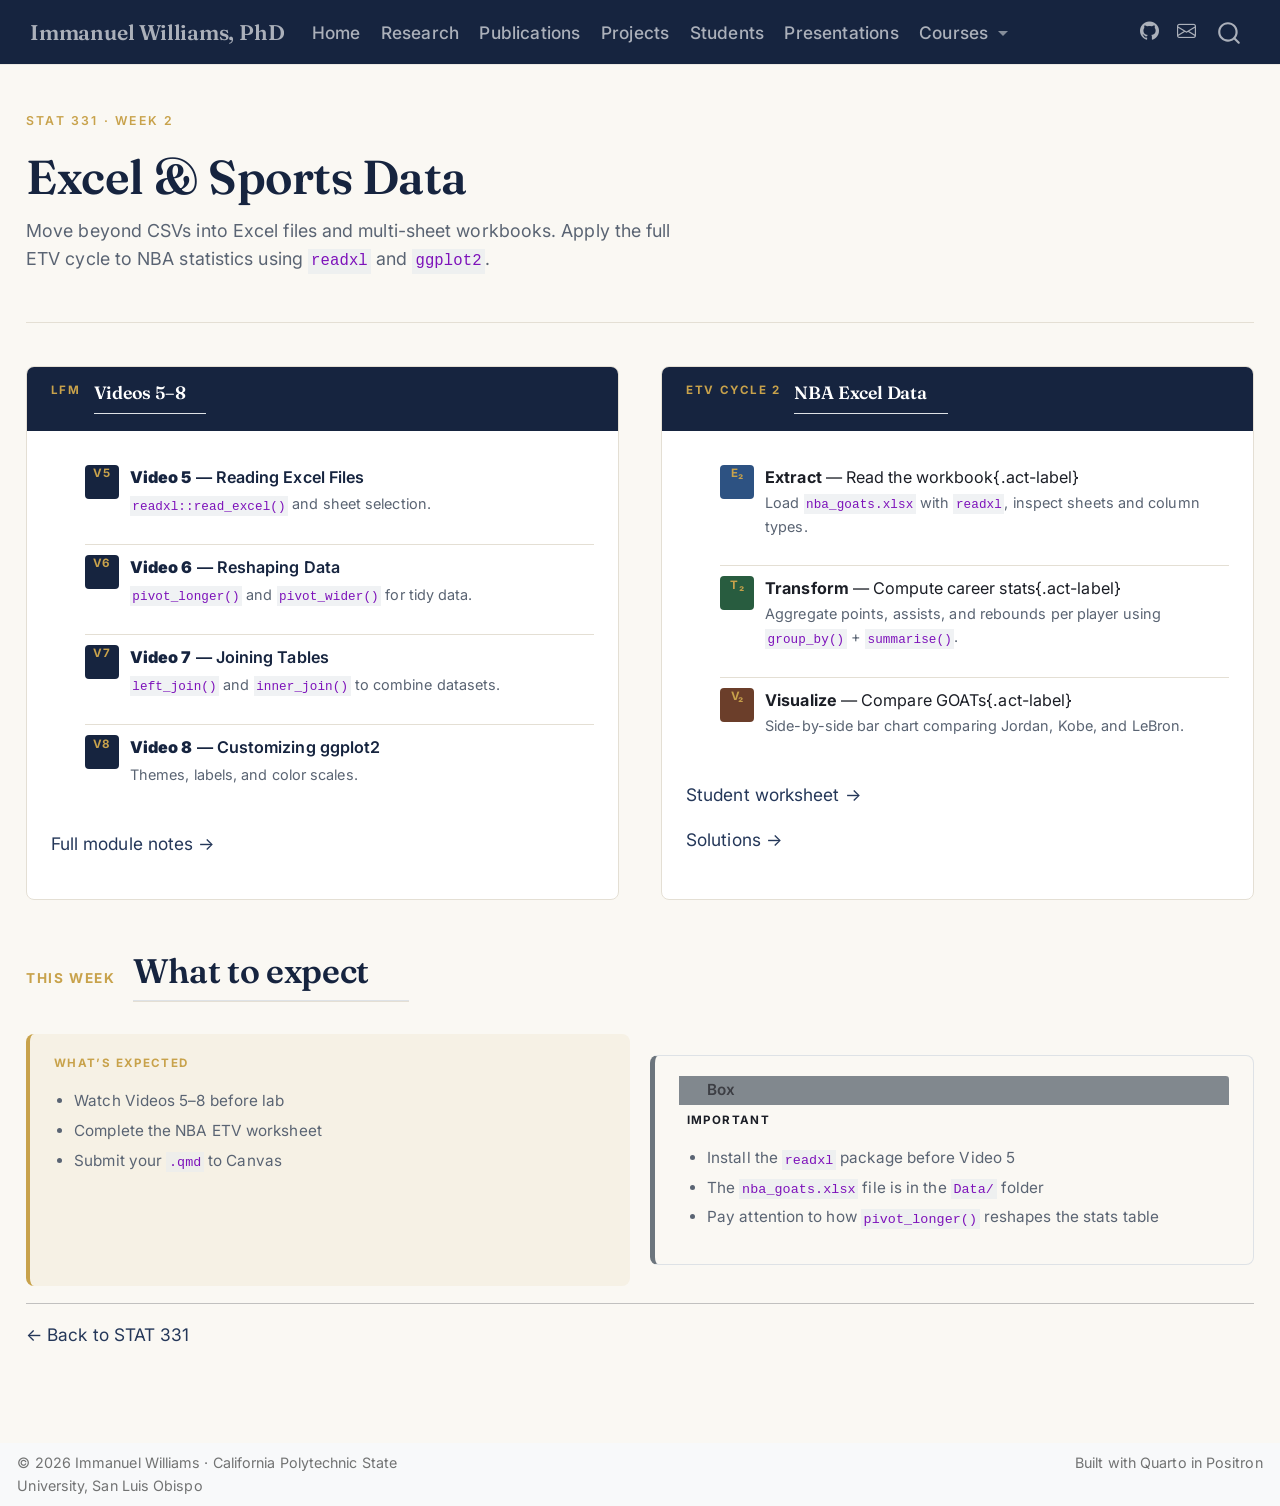
<file: courses/stat-331/week-2.html>
<!DOCTYPE html>
<html xmlns="http://www.w3.org/1999/xhtml" lang="en" xml:lang="en"><head>

<meta charset="utf-8">
<meta name="generator" content="quarto-1.8.27">

<meta name="viewport" content="width=device-width, initial-scale=1.0, user-scalable=yes">


<title>Week 2 — STAT 331 – Immanuel Williams, PhD</title>
<style>
code{white-space: pre-wrap;}
span.smallcaps{font-variant: small-caps;}
div.columns{display: flex; gap: min(4vw, 1.5em);}
div.column{flex: auto; overflow-x: auto;}
div.hanging-indent{margin-left: 1.5em; text-indent: -1.5em;}
ul.task-list{list-style: none;}
ul.task-list li input[type="checkbox"] {
  width: 0.8em;
  margin: 0 0.8em 0.2em -1em; /* quarto-specific, see https://github.com/quarto-dev/quarto-cli/issues/4556 */ 
  vertical-align: middle;
}
</style>


<script src="../../site_libs/quarto-nav/quarto-nav.js"></script>
<script src="../../site_libs/clipboard/clipboard.min.js"></script>
<script src="../../site_libs/quarto-search/autocomplete.umd.js"></script>
<script src="../../site_libs/quarto-search/fuse.min.js"></script>
<script src="../../site_libs/quarto-search/quarto-search.js"></script>
<meta name="quarto:offset" content="../../">
<script src="../../site_libs/quarto-html/quarto.js" type="module"></script>
<script src="../../site_libs/quarto-html/tabsets/tabsets.js" type="module"></script>
<script src="../../site_libs/quarto-html/axe/axe-check.js" type="module"></script>
<script src="../../site_libs/quarto-html/popper.min.js"></script>
<script src="../../site_libs/quarto-html/tippy.umd.min.js"></script>
<script src="../../site_libs/quarto-html/anchor.min.js"></script>
<link href="../../site_libs/quarto-html/tippy.css" rel="stylesheet">
<link href="../../site_libs/quarto-html/quarto-syntax-highlighting-ed96de9b727972fe78a7b5d16c58bf87.css" rel="stylesheet" id="quarto-text-highlighting-styles">
<script src="../../site_libs/bootstrap/bootstrap.min.js"></script>
<link href="../../site_libs/bootstrap/bootstrap-icons.css" rel="stylesheet">
<link href="../../site_libs/bootstrap/bootstrap-257da31eabc78c3de708944876f3bc94.min.css" rel="stylesheet" append-hash="true" id="quarto-bootstrap" data-mode="light">
<script id="quarto-search-options" type="application/json">{
  "location": "navbar",
  "copy-button": false,
  "collapse-after": 3,
  "panel-placement": "end",
  "type": "overlay",
  "limit": 50,
  "keyboard-shortcut": [
    "f",
    "/",
    "s"
  ],
  "show-item-context": false,
  "language": {
    "search-no-results-text": "No results",
    "search-matching-documents-text": "matching documents",
    "search-copy-link-title": "Copy link to search",
    "search-hide-matches-text": "Hide additional matches",
    "search-more-match-text": "more match in this document",
    "search-more-matches-text": "more matches in this document",
    "search-clear-button-title": "Clear",
    "search-text-placeholder": "",
    "search-detached-cancel-button-title": "Cancel",
    "search-submit-button-title": "Submit",
    "search-label": "Search"
  }
}</script>
<link rel="preconnect" href="https://fonts.googleapis.com">
<link rel="preconnect" href="https://fonts.gstatic.com" crossorigin="">
<link href="https://fonts.googleapis.com/css2?family=Fraunces:opsz,wght@9..144,400;9..144,500;9..144,600;9..144,700&amp;family=Inter:wght@400;500;600;700&amp;display=swap" rel="stylesheet">


</head>

<body class="nav-fixed quarto-light">

<div id="quarto-search-results"></div>
  <header id="quarto-header" class="headroom fixed-top">
    <nav class="navbar navbar-expand-lg " data-bs-theme="dark">
      <div class="navbar-container container-fluid">
      <div class="navbar-brand-container mx-auto">
    <a class="navbar-brand" href="../../index.html">
    <span class="navbar-title">Immanuel Williams, PhD</span>
    </a>
  </div>
            <div id="quarto-search" class="" title="Search"></div>
          <button class="navbar-toggler" type="button" data-bs-toggle="collapse" data-bs-target="#navbarCollapse" aria-controls="navbarCollapse" role="menu" aria-expanded="false" aria-label="Toggle navigation" onclick="if (window.quartoToggleHeadroom) { window.quartoToggleHeadroom(); }">
  <span class="navbar-toggler-icon"></span>
</button>
          <div class="collapse navbar-collapse" id="navbarCollapse">
            <ul class="navbar-nav navbar-nav-scroll me-auto">
  <li class="nav-item">
    <a class="nav-link" href="../../index.html"> 
<span class="menu-text">Home</span></a>
  </li>  
  <li class="nav-item">
    <a class="nav-link" href="../../research.html"> 
<span class="menu-text">Research</span></a>
  </li>  
  <li class="nav-item">
    <a class="nav-link" href="../../publications.html"> 
<span class="menu-text">Publications</span></a>
  </li>  
  <li class="nav-item">
    <a class="nav-link" href="../../projects.html"> 
<span class="menu-text">Projects</span></a>
  </li>  
  <li class="nav-item">
    <a class="nav-link" href="../../students.html"> 
<span class="menu-text">Students</span></a>
  </li>  
  <li class="nav-item">
    <a class="nav-link" href="../../presentations.html"> 
<span class="menu-text">Presentations</span></a>
  </li>  
  <li class="nav-item dropdown ">
    <a class="nav-link dropdown-toggle" href="#" id="nav-menu-courses" role="link" data-bs-toggle="dropdown" aria-expanded="false">
 <span class="menu-text">Courses</span>
    </a>
    <ul class="dropdown-menu" aria-labelledby="nav-menu-courses">    
        <li>
    <a class="dropdown-item" href="../../courses/stat-331/index.html">
 <span class="dropdown-text">STAT 331 — Data Science</span></a>
  </li>  
    </ul>
  </li>
</ul>
            <ul class="navbar-nav navbar-nav-scroll ms-auto">
  <li class="nav-item compact">
    <a class="nav-link" href="https://github.com/gato365"> <i class="bi bi-github" role="img" aria-label="GitHub">
</i> 
<span class="menu-text"></span></a>
  </li>  
  <li class="nav-item compact">
    <a class="nav-link" href="mailto:immanuelwilliams@gato365.com"> <i class="bi bi-envelope" role="img" aria-label="Email">
</i> 
<span class="menu-text"></span></a>
  </li>  
</ul>
          </div> <!-- /navcollapse -->
            <div class="quarto-navbar-tools">
</div>
      </div> <!-- /container-fluid -->
    </nav>
</header>
<!-- content -->
<div id="quarto-content" class="quarto-container page-columns page-rows-contents page-layout-full page-navbar">
<!-- sidebar -->
<!-- margin-sidebar -->
    
<!-- main -->
<main class="content column-page" id="quarto-document-content"><header id="title-block-header" class="quarto-title-block"></header>




<div class="week-hero">
<div class="week-eyebrow">
<p>STAT 331 · Week 2</p>
</div>
<section id="excel-sports-data" class="level1">
<h1>Excel &amp; Sports Data</h1>
<div class="week-desc">
<p>Move beyond CSVs into Excel files and multi-sheet workbooks. Apply the full ETV cycle to NBA statistics using <code>readxl</code> and <code>ggplot2</code>.</p>
</div>
</section>
</div>
<div class="week-columns">
<div class="module-panel">
<div class="module-panel-head">
<div class="mptype">
<p>LFM</p>
</div>
<section id="videos-58" class="level2">
<h2 class="anchored" data-anchor-id="videos-58">Videos 5–8</h2>
</section>
</div>
<div class="module-panel-body">
<div class="activity-list">
<ul>
<li><div class="act-badge">
<p>V5</p>
</div>
<div>
<p><a href="lfm/Videos_5-8/video_5.qmd" class="act-label"><strong>Video 5</strong> — Reading Excel Files</a> <span class="act-desc"><code>readxl::read_excel()</code> and sheet selection.</span></p>
</div></li>
<li><div class="act-badge">
<p>V6</p>
</div>
<div>
<p><a href="lfm/Videos_5-8/video_6.qmd" class="act-label"><strong>Video 6</strong> — Reshaping Data</a> <span class="act-desc"><code>pivot_longer()</code> and <code>pivot_wider()</code> for tidy data.</span></p>
</div></li>
<li><div class="act-badge">
<p>V7</p>
</div>
<div>
<p><a href="lfm/Videos_5-8/video_7.qmd" class="act-label"><strong>Video 7</strong> — Joining Tables</a> <span class="act-desc"><code>left_join()</code> and <code>inner_join()</code> to combine datasets.</span></p>
</div></li>
<li><div class="act-badge">
<p>V8</p>
</div>
<div>
<p><a href="lfm/Videos_5-8/video_8.qmd" class="act-label"><strong>Video 8</strong> — Customizing ggplot2</a> <span class="act-desc">Themes, labels, and color scales.</span></p>
</div></li>
</ul>
</div>
<p><a href="lfm/Videos_5-8/Videos_5-8_filled.qmd">Full module notes →</a></p>
</div>
</div>
<div class="module-panel">
<div class="module-panel-head">
<div class="mptype">
<p>ETV Cycle 2</p>
</div>
<section id="nba-excel-data" class="level2">
<h2 class="anchored" data-anchor-id="nba-excel-data">NBA Excel Data</h2>
</section>
</div>
<div class="module-panel-body">
<div class="activity-list">
<ul>
<li><div class="act-badge etv-e">
<p>E₂</p>
</div>
<div>
<p><strong>Extract</strong> — Read the workbook{.act-label} <span class="act-desc">Load <code>nba_goats.xlsx</code> with <code>readxl</code>, inspect sheets and column types.</span></p>
</div></li>
<li><div class="act-badge etv-t">
<p>T₂</p>
</div>
<div>
<p><strong>Transform</strong> — Compute career stats{.act-label} <span class="act-desc">Aggregate points, assists, and rebounds per player using <code>group_by()</code> + <code>summarise()</code>.</span></p>
</div></li>
<li><div class="act-badge etv-v">
<p>V₂</p>
</div>
<div>
<p><strong>Visualize</strong> — Compare GOATs{.act-label} <span class="act-desc">Side-by-side bar chart comparing Jordan, Kobe, and LeBron.</span></p>
</div></li>
</ul>
</div>
<p><a href="etv/ETV-Cycle-2/ETV-Cycle-2-Excel-NBA-EMPTY.qmd">Student worksheet →</a></p>
<p><a href="etv/ETV-Cycle-2/ETV-Cycle-2-Excel-NBA-SOLUTIONS.qmd">Solutions →</a></p>
</div>
</div>
</div>
<div class="section-head">
<div class="section-num">
<p>THIS WEEK</p>
</div>
<section id="what-to-expect" class="level2">
<h2 class="anchored" data-anchor-id="what-to-expect">What to expect</h2>
<div class="rule">

</div>
</section>
</div>
<div class="week-callouts">
<div class="callout-box callout-expected">
<div class="cb-label">
<p>What’s expected</p>
</div>
<ul>
<li>Watch Videos 5–8 before lab</li>
<li>Complete the NBA ETV worksheet</li>
<li>Submit your <code>.qmd</code> to Canvas</li>
</ul>
</div>
<div class="callout callout-style-default callout-box callout-titled">
<div class="callout-header d-flex align-content-center">
<div class="callout-icon-container">
<i class="callout-icon"></i>
</div>
<div class="callout-title-container flex-fill">
Box
</div>
</div>
<div class="callout-body-container callout-body">
<div class="cb-label">
<p>Important</p>
</div>
<ul>
<li>Install the <code>readxl</code> package before Video 5</li>
<li>The <code>nba_goats.xlsx</code> file is in the <code>Data/</code> folder</li>
<li>Pay attention to how <code>pivot_longer()</code> reshapes the stats table</li>
</ul>
</div>
</div>
</div>
<hr>
<p><a href="../../courses/stat-331/index.html">← Back to STAT 331</a></p>



</main> <!-- /main -->
<script id="quarto-html-after-body" type="application/javascript">
  window.document.addEventListener("DOMContentLoaded", function (event) {
    const icon = "";
    const anchorJS = new window.AnchorJS();
    anchorJS.options = {
      placement: 'right',
      icon: icon
    };
    anchorJS.add('.anchored');
    const isCodeAnnotation = (el) => {
      for (const clz of el.classList) {
        if (clz.startsWith('code-annotation-')) {                     
          return true;
        }
      }
      return false;
    }
    const onCopySuccess = function(e) {
      // button target
      const button = e.trigger;
      // don't keep focus
      button.blur();
      // flash "checked"
      button.classList.add('code-copy-button-checked');
      var currentTitle = button.getAttribute("title");
      button.setAttribute("title", "Copied!");
      let tooltip;
      if (window.bootstrap) {
        button.setAttribute("data-bs-toggle", "tooltip");
        button.setAttribute("data-bs-placement", "left");
        button.setAttribute("data-bs-title", "Copied!");
        tooltip = new bootstrap.Tooltip(button, 
          { trigger: "manual", 
            customClass: "code-copy-button-tooltip",
            offset: [0, -8]});
        tooltip.show();    
      }
      setTimeout(function() {
        if (tooltip) {
          tooltip.hide();
          button.removeAttribute("data-bs-title");
          button.removeAttribute("data-bs-toggle");
          button.removeAttribute("data-bs-placement");
        }
        button.setAttribute("title", currentTitle);
        button.classList.remove('code-copy-button-checked');
      }, 1000);
      // clear code selection
      e.clearSelection();
    }
    const getTextToCopy = function(trigger) {
      const outerScaffold = trigger.parentElement.cloneNode(true);
      const codeEl = outerScaffold.querySelector('code');
      for (const childEl of codeEl.children) {
        if (isCodeAnnotation(childEl)) {
          childEl.remove();
        }
      }
      return codeEl.innerText;
    }
    const clipboard = new window.ClipboardJS('.code-copy-button:not([data-in-quarto-modal])', {
      text: getTextToCopy
    });
    clipboard.on('success', onCopySuccess);
    if (window.document.getElementById('quarto-embedded-source-code-modal')) {
      const clipboardModal = new window.ClipboardJS('.code-copy-button[data-in-quarto-modal]', {
        text: getTextToCopy,
        container: window.document.getElementById('quarto-embedded-source-code-modal')
      });
      clipboardModal.on('success', onCopySuccess);
    }
      var localhostRegex = new RegExp(/^(?:http|https):\/\/localhost\:?[0-9]*\//);
      var mailtoRegex = new RegExp(/^mailto:/);
        var filterRegex = new RegExp("https:\/\/gato365\.github\.io\/professional-website\/");
      var isInternal = (href) => {
          return filterRegex.test(href) || localhostRegex.test(href) || mailtoRegex.test(href);
      }
      // Inspect non-navigation links and adorn them if external
     var links = window.document.querySelectorAll('a[href]:not(.nav-link):not(.navbar-brand):not(.toc-action):not(.sidebar-link):not(.sidebar-item-toggle):not(.pagination-link):not(.no-external):not([aria-hidden]):not(.dropdown-item):not(.quarto-navigation-tool):not(.about-link)');
      for (var i=0; i<links.length; i++) {
        const link = links[i];
        if (!isInternal(link.href)) {
          // undo the damage that might have been done by quarto-nav.js in the case of
          // links that we want to consider external
          if (link.dataset.originalHref !== undefined) {
            link.href = link.dataset.originalHref;
          }
            // target, if specified
            link.setAttribute("target", "_blank");
            if (link.getAttribute("rel") === null) {
              link.setAttribute("rel", "noopener");
            }
        }
      }
    function tippyHover(el, contentFn, onTriggerFn, onUntriggerFn) {
      const config = {
        allowHTML: true,
        maxWidth: 500,
        delay: 100,
        arrow: false,
        appendTo: function(el) {
            return el.parentElement;
        },
        interactive: true,
        interactiveBorder: 10,
        theme: 'quarto',
        placement: 'bottom-start',
      };
      if (contentFn) {
        config.content = contentFn;
      }
      if (onTriggerFn) {
        config.onTrigger = onTriggerFn;
      }
      if (onUntriggerFn) {
        config.onUntrigger = onUntriggerFn;
      }
      window.tippy(el, config); 
    }
    const noterefs = window.document.querySelectorAll('a[role="doc-noteref"]');
    for (var i=0; i<noterefs.length; i++) {
      const ref = noterefs[i];
      tippyHover(ref, function() {
        // use id or data attribute instead here
        let href = ref.getAttribute('data-footnote-href') || ref.getAttribute('href');
        try { href = new URL(href).hash; } catch {}
        const id = href.replace(/^#\/?/, "");
        const note = window.document.getElementById(id);
        if (note) {
          return note.innerHTML;
        } else {
          return "";
        }
      });
    }
    const xrefs = window.document.querySelectorAll('a.quarto-xref');
    const processXRef = (id, note) => {
      // Strip column container classes
      const stripColumnClz = (el) => {
        el.classList.remove("page-full", "page-columns");
        if (el.children) {
          for (const child of el.children) {
            stripColumnClz(child);
          }
        }
      }
      stripColumnClz(note)
      if (id === null || id.startsWith('sec-')) {
        // Special case sections, only their first couple elements
        const container = document.createElement("div");
        if (note.children && note.children.length > 2) {
          container.appendChild(note.children[0].cloneNode(true));
          for (let i = 1; i < note.children.length; i++) {
            const child = note.children[i];
            if (child.tagName === "P" && child.innerText === "") {
              continue;
            } else {
              container.appendChild(child.cloneNode(true));
              break;
            }
          }
          if (window.Quarto?.typesetMath) {
            window.Quarto.typesetMath(container);
          }
          return container.innerHTML
        } else {
          if (window.Quarto?.typesetMath) {
            window.Quarto.typesetMath(note);
          }
          return note.innerHTML;
        }
      } else {
        // Remove any anchor links if they are present
        const anchorLink = note.querySelector('a.anchorjs-link');
        if (anchorLink) {
          anchorLink.remove();
        }
        if (window.Quarto?.typesetMath) {
          window.Quarto.typesetMath(note);
        }
        if (note.classList.contains("callout")) {
          return note.outerHTML;
        } else {
          return note.innerHTML;
        }
      }
    }
    for (var i=0; i<xrefs.length; i++) {
      const xref = xrefs[i];
      tippyHover(xref, undefined, function(instance) {
        instance.disable();
        let url = xref.getAttribute('href');
        let hash = undefined; 
        if (url.startsWith('#')) {
          hash = url;
        } else {
          try { hash = new URL(url).hash; } catch {}
        }
        if (hash) {
          const id = hash.replace(/^#\/?/, "");
          const note = window.document.getElementById(id);
          if (note !== null) {
            try {
              const html = processXRef(id, note.cloneNode(true));
              instance.setContent(html);
            } finally {
              instance.enable();
              instance.show();
            }
          } else {
            // See if we can fetch this
            fetch(url.split('#')[0])
            .then(res => res.text())
            .then(html => {
              const parser = new DOMParser();
              const htmlDoc = parser.parseFromString(html, "text/html");
              const note = htmlDoc.getElementById(id);
              if (note !== null) {
                const html = processXRef(id, note);
                instance.setContent(html);
              } 
            }).finally(() => {
              instance.enable();
              instance.show();
            });
          }
        } else {
          // See if we can fetch a full url (with no hash to target)
          // This is a special case and we should probably do some content thinning / targeting
          fetch(url)
          .then(res => res.text())
          .then(html => {
            const parser = new DOMParser();
            const htmlDoc = parser.parseFromString(html, "text/html");
            const note = htmlDoc.querySelector('main.content');
            if (note !== null) {
              // This should only happen for chapter cross references
              // (since there is no id in the URL)
              // remove the first header
              if (note.children.length > 0 && note.children[0].tagName === "HEADER") {
                note.children[0].remove();
              }
              const html = processXRef(null, note);
              instance.setContent(html);
            } 
          }).finally(() => {
            instance.enable();
            instance.show();
          });
        }
      }, function(instance) {
      });
    }
        let selectedAnnoteEl;
        const selectorForAnnotation = ( cell, annotation) => {
          let cellAttr = 'data-code-cell="' + cell + '"';
          let lineAttr = 'data-code-annotation="' +  annotation + '"';
          const selector = 'span[' + cellAttr + '][' + lineAttr + ']';
          return selector;
        }
        const selectCodeLines = (annoteEl) => {
          const doc = window.document;
          const targetCell = annoteEl.getAttribute("data-target-cell");
          const targetAnnotation = annoteEl.getAttribute("data-target-annotation");
          const annoteSpan = window.document.querySelector(selectorForAnnotation(targetCell, targetAnnotation));
          const lines = annoteSpan.getAttribute("data-code-lines").split(",");
          const lineIds = lines.map((line) => {
            return targetCell + "-" + line;
          })
          let top = null;
          let height = null;
          let parent = null;
          if (lineIds.length > 0) {
              //compute the position of the single el (top and bottom and make a div)
              const el = window.document.getElementById(lineIds[0]);
              top = el.offsetTop;
              height = el.offsetHeight;
              parent = el.parentElement.parentElement;
            if (lineIds.length > 1) {
              const lastEl = window.document.getElementById(lineIds[lineIds.length - 1]);
              const bottom = lastEl.offsetTop + lastEl.offsetHeight;
              height = bottom - top;
            }
            if (top !== null && height !== null && parent !== null) {
              // cook up a div (if necessary) and position it 
              let div = window.document.getElementById("code-annotation-line-highlight");
              if (div === null) {
                div = window.document.createElement("div");
                div.setAttribute("id", "code-annotation-line-highlight");
                div.style.position = 'absolute';
                parent.appendChild(div);
              }
              div.style.top = top - 2 + "px";
              div.style.height = height + 4 + "px";
              div.style.left = 0;
              let gutterDiv = window.document.getElementById("code-annotation-line-highlight-gutter");
              if (gutterDiv === null) {
                gutterDiv = window.document.createElement("div");
                gutterDiv.setAttribute("id", "code-annotation-line-highlight-gutter");
                gutterDiv.style.position = 'absolute';
                const codeCell = window.document.getElementById(targetCell);
                const gutter = codeCell.querySelector('.code-annotation-gutter');
                gutter.appendChild(gutterDiv);
              }
              gutterDiv.style.top = top - 2 + "px";
              gutterDiv.style.height = height + 4 + "px";
            }
            selectedAnnoteEl = annoteEl;
          }
        };
        const unselectCodeLines = () => {
          const elementsIds = ["code-annotation-line-highlight", "code-annotation-line-highlight-gutter"];
          elementsIds.forEach((elId) => {
            const div = window.document.getElementById(elId);
            if (div) {
              div.remove();
            }
          });
          selectedAnnoteEl = undefined;
        };
          // Handle positioning of the toggle
      window.addEventListener(
        "resize",
        throttle(() => {
          elRect = undefined;
          if (selectedAnnoteEl) {
            selectCodeLines(selectedAnnoteEl);
          }
        }, 10)
      );
      function throttle(fn, ms) {
      let throttle = false;
      let timer;
        return (...args) => {
          if(!throttle) { // first call gets through
              fn.apply(this, args);
              throttle = true;
          } else { // all the others get throttled
              if(timer) clearTimeout(timer); // cancel #2
              timer = setTimeout(() => {
                fn.apply(this, args);
                timer = throttle = false;
              }, ms);
          }
        };
      }
        // Attach click handler to the DT
        const annoteDls = window.document.querySelectorAll('dt[data-target-cell]');
        for (const annoteDlNode of annoteDls) {
          annoteDlNode.addEventListener('click', (event) => {
            const clickedEl = event.target;
            if (clickedEl !== selectedAnnoteEl) {
              unselectCodeLines();
              const activeEl = window.document.querySelector('dt[data-target-cell].code-annotation-active');
              if (activeEl) {
                activeEl.classList.remove('code-annotation-active');
              }
              selectCodeLines(clickedEl);
              clickedEl.classList.add('code-annotation-active');
            } else {
              // Unselect the line
              unselectCodeLines();
              clickedEl.classList.remove('code-annotation-active');
            }
          });
        }
    const findCites = (el) => {
      const parentEl = el.parentElement;
      if (parentEl) {
        const cites = parentEl.dataset.cites;
        if (cites) {
          return {
            el,
            cites: cites.split(' ')
          };
        } else {
          return findCites(el.parentElement)
        }
      } else {
        return undefined;
      }
    };
    var bibliorefs = window.document.querySelectorAll('a[role="doc-biblioref"]');
    for (var i=0; i<bibliorefs.length; i++) {
      const ref = bibliorefs[i];
      const citeInfo = findCites(ref);
      if (citeInfo) {
        tippyHover(citeInfo.el, function() {
          var popup = window.document.createElement('div');
          citeInfo.cites.forEach(function(cite) {
            var citeDiv = window.document.createElement('div');
            citeDiv.classList.add('hanging-indent');
            citeDiv.classList.add('csl-entry');
            var biblioDiv = window.document.getElementById('ref-' + cite);
            if (biblioDiv) {
              citeDiv.innerHTML = biblioDiv.innerHTML;
            }
            popup.appendChild(citeDiv);
          });
          return popup.innerHTML;
        });
      }
    }
  });
  </script>
</div> <!-- /content -->
<footer class="footer">
  <div class="nav-footer">
    <div class="nav-footer-left">
<p>© 2026 Immanuel Williams · California Polytechnic State University, San Luis Obispo</p>
</div>   
    <div class="nav-footer-center">
      &nbsp;
    </div>
    <div class="nav-footer-right">
<p>Built with Quarto in Positron</p>
</div>
  </div>
</footer>




</body></html>
</file>
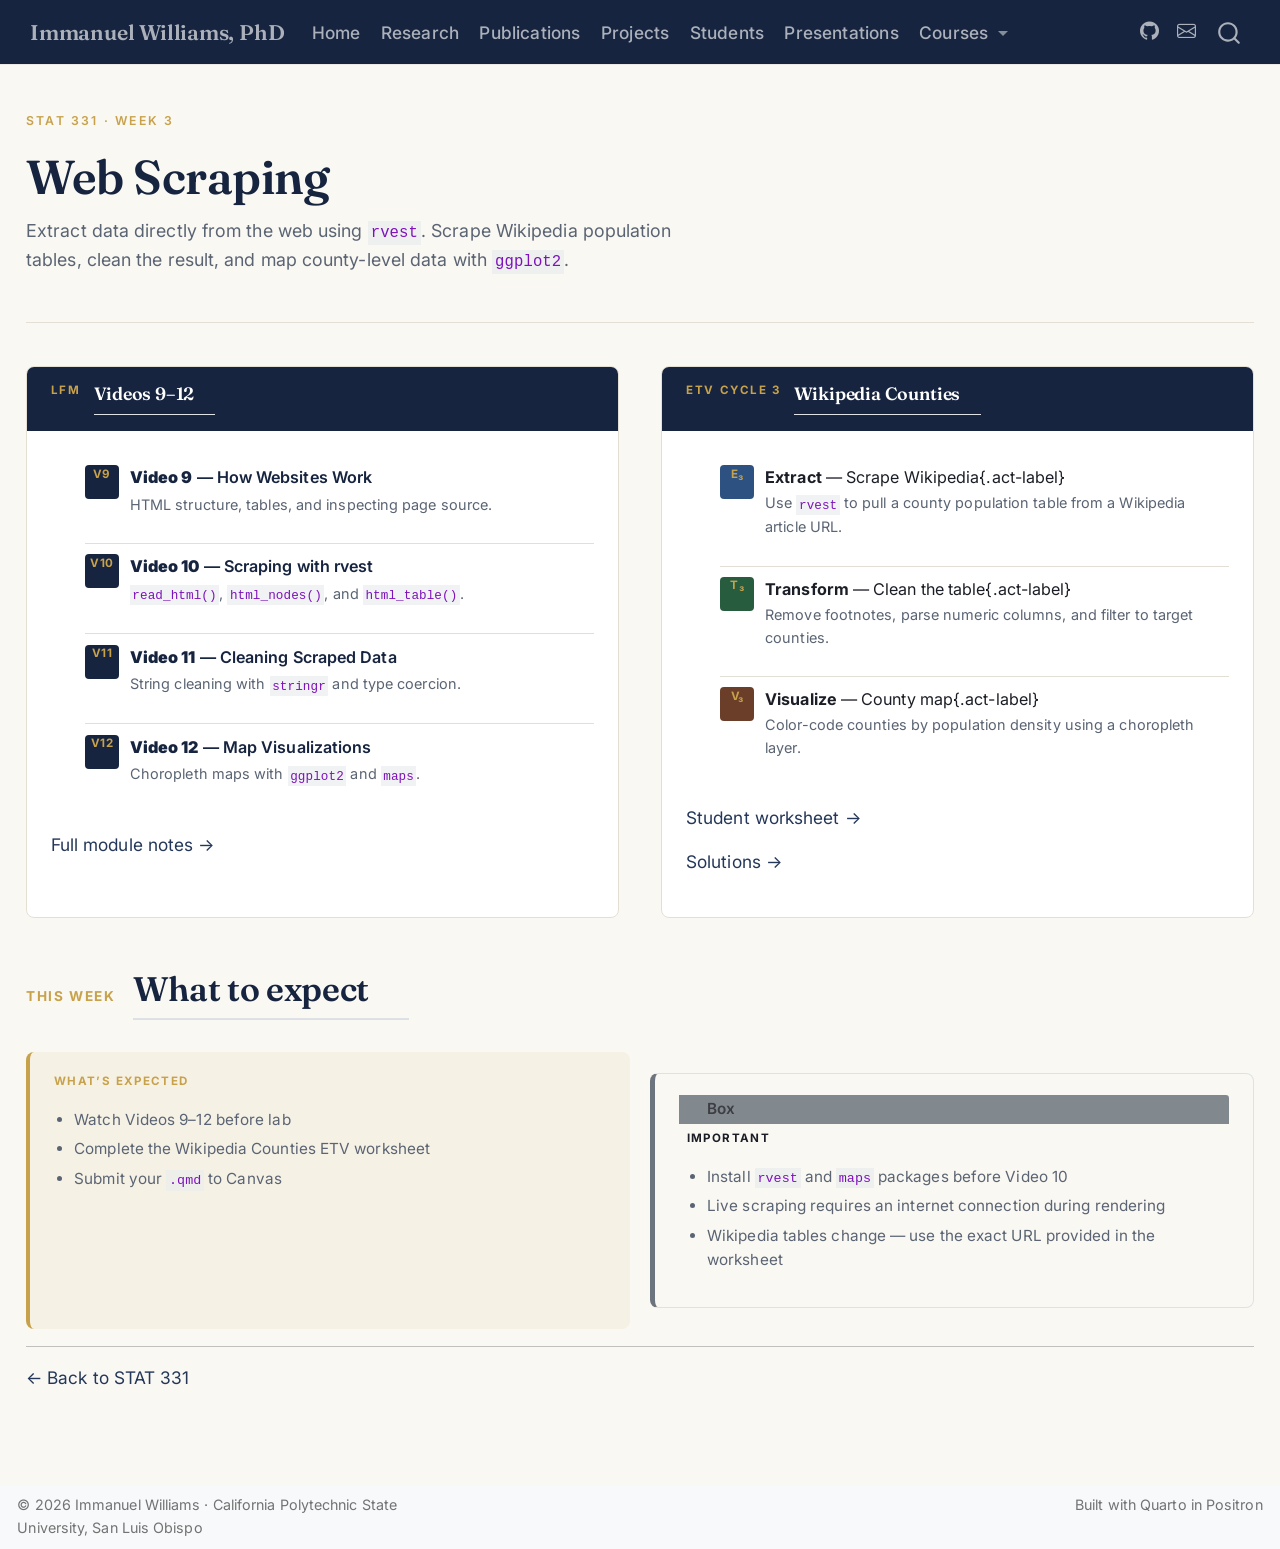
<file: courses/stat-331/week-3.html>
<!DOCTYPE html>
<html xmlns="http://www.w3.org/1999/xhtml" lang="en" xml:lang="en"><head>

<meta charset="utf-8">
<meta name="generator" content="quarto-1.8.27">

<meta name="viewport" content="width=device-width, initial-scale=1.0, user-scalable=yes">


<title>Week 3 — STAT 331 – Immanuel Williams, PhD</title>
<style>
code{white-space: pre-wrap;}
span.smallcaps{font-variant: small-caps;}
div.columns{display: flex; gap: min(4vw, 1.5em);}
div.column{flex: auto; overflow-x: auto;}
div.hanging-indent{margin-left: 1.5em; text-indent: -1.5em;}
ul.task-list{list-style: none;}
ul.task-list li input[type="checkbox"] {
  width: 0.8em;
  margin: 0 0.8em 0.2em -1em; /* quarto-specific, see https://github.com/quarto-dev/quarto-cli/issues/4556 */ 
  vertical-align: middle;
}
</style>


<script src="../../site_libs/quarto-nav/quarto-nav.js"></script>
<script src="../../site_libs/clipboard/clipboard.min.js"></script>
<script src="../../site_libs/quarto-search/autocomplete.umd.js"></script>
<script src="../../site_libs/quarto-search/fuse.min.js"></script>
<script src="../../site_libs/quarto-search/quarto-search.js"></script>
<meta name="quarto:offset" content="../../">
<script src="../../site_libs/quarto-html/quarto.js" type="module"></script>
<script src="../../site_libs/quarto-html/tabsets/tabsets.js" type="module"></script>
<script src="../../site_libs/quarto-html/axe/axe-check.js" type="module"></script>
<script src="../../site_libs/quarto-html/popper.min.js"></script>
<script src="../../site_libs/quarto-html/tippy.umd.min.js"></script>
<script src="../../site_libs/quarto-html/anchor.min.js"></script>
<link href="../../site_libs/quarto-html/tippy.css" rel="stylesheet">
<link href="../../site_libs/quarto-html/quarto-syntax-highlighting-ed96de9b727972fe78a7b5d16c58bf87.css" rel="stylesheet" id="quarto-text-highlighting-styles">
<script src="../../site_libs/bootstrap/bootstrap.min.js"></script>
<link href="../../site_libs/bootstrap/bootstrap-icons.css" rel="stylesheet">
<link href="../../site_libs/bootstrap/bootstrap-257da31eabc78c3de708944876f3bc94.min.css" rel="stylesheet" append-hash="true" id="quarto-bootstrap" data-mode="light">
<script id="quarto-search-options" type="application/json">{
  "location": "navbar",
  "copy-button": false,
  "collapse-after": 3,
  "panel-placement": "end",
  "type": "overlay",
  "limit": 50,
  "keyboard-shortcut": [
    "f",
    "/",
    "s"
  ],
  "show-item-context": false,
  "language": {
    "search-no-results-text": "No results",
    "search-matching-documents-text": "matching documents",
    "search-copy-link-title": "Copy link to search",
    "search-hide-matches-text": "Hide additional matches",
    "search-more-match-text": "more match in this document",
    "search-more-matches-text": "more matches in this document",
    "search-clear-button-title": "Clear",
    "search-text-placeholder": "",
    "search-detached-cancel-button-title": "Cancel",
    "search-submit-button-title": "Submit",
    "search-label": "Search"
  }
}</script>
<link rel="preconnect" href="https://fonts.googleapis.com">
<link rel="preconnect" href="https://fonts.gstatic.com" crossorigin="">
<link href="https://fonts.googleapis.com/css2?family=Fraunces:opsz,wght@9..144,400;9..144,500;9..144,600;9..144,700&amp;family=Inter:wght@400;500;600;700&amp;display=swap" rel="stylesheet">


</head>

<body class="nav-fixed quarto-light">

<div id="quarto-search-results"></div>
  <header id="quarto-header" class="headroom fixed-top">
    <nav class="navbar navbar-expand-lg " data-bs-theme="dark">
      <div class="navbar-container container-fluid">
      <div class="navbar-brand-container mx-auto">
    <a class="navbar-brand" href="../../index.html">
    <span class="navbar-title">Immanuel Williams, PhD</span>
    </a>
  </div>
            <div id="quarto-search" class="" title="Search"></div>
          <button class="navbar-toggler" type="button" data-bs-toggle="collapse" data-bs-target="#navbarCollapse" aria-controls="navbarCollapse" role="menu" aria-expanded="false" aria-label="Toggle navigation" onclick="if (window.quartoToggleHeadroom) { window.quartoToggleHeadroom(); }">
  <span class="navbar-toggler-icon"></span>
</button>
          <div class="collapse navbar-collapse" id="navbarCollapse">
            <ul class="navbar-nav navbar-nav-scroll me-auto">
  <li class="nav-item">
    <a class="nav-link" href="../../index.html"> 
<span class="menu-text">Home</span></a>
  </li>  
  <li class="nav-item">
    <a class="nav-link" href="../../research.html"> 
<span class="menu-text">Research</span></a>
  </li>  
  <li class="nav-item">
    <a class="nav-link" href="../../publications.html"> 
<span class="menu-text">Publications</span></a>
  </li>  
  <li class="nav-item">
    <a class="nav-link" href="../../projects.html"> 
<span class="menu-text">Projects</span></a>
  </li>  
  <li class="nav-item">
    <a class="nav-link" href="../../students.html"> 
<span class="menu-text">Students</span></a>
  </li>  
  <li class="nav-item">
    <a class="nav-link" href="../../presentations.html"> 
<span class="menu-text">Presentations</span></a>
  </li>  
  <li class="nav-item dropdown ">
    <a class="nav-link dropdown-toggle" href="#" id="nav-menu-courses" role="link" data-bs-toggle="dropdown" aria-expanded="false">
 <span class="menu-text">Courses</span>
    </a>
    <ul class="dropdown-menu" aria-labelledby="nav-menu-courses">    
        <li>
    <a class="dropdown-item" href="../../courses/stat-331/index.html">
 <span class="dropdown-text">STAT 331 — Data Science</span></a>
  </li>  
    </ul>
  </li>
</ul>
            <ul class="navbar-nav navbar-nav-scroll ms-auto">
  <li class="nav-item compact">
    <a class="nav-link" href="https://github.com/gato365"> <i class="bi bi-github" role="img" aria-label="GitHub">
</i> 
<span class="menu-text"></span></a>
  </li>  
  <li class="nav-item compact">
    <a class="nav-link" href="mailto:immanuelwilliams@gato365.com"> <i class="bi bi-envelope" role="img" aria-label="Email">
</i> 
<span class="menu-text"></span></a>
  </li>  
</ul>
          </div> <!-- /navcollapse -->
            <div class="quarto-navbar-tools">
</div>
      </div> <!-- /container-fluid -->
    </nav>
</header>
<!-- content -->
<div id="quarto-content" class="quarto-container page-columns page-rows-contents page-layout-full page-navbar">
<!-- sidebar -->
<!-- margin-sidebar -->
    
<!-- main -->
<main class="content column-page" id="quarto-document-content"><header id="title-block-header" class="quarto-title-block"></header>




<div class="week-hero">
<div class="week-eyebrow">
<p>STAT 331 · Week 3</p>
</div>
<section id="web-scraping" class="level1">
<h1>Web Scraping</h1>
<div class="week-desc">
<p>Extract data directly from the web using <code>rvest</code>. Scrape Wikipedia population tables, clean the result, and map county-level data with <code>ggplot2</code>.</p>
</div>
</section>
</div>
<div class="week-columns">
<div class="module-panel">
<div class="module-panel-head">
<div class="mptype">
<p>LFM</p>
</div>
<section id="videos-912" class="level2">
<h2 class="anchored" data-anchor-id="videos-912">Videos 9–12</h2>
</section>
</div>
<div class="module-panel-body">
<div class="activity-list">
<ul>
<li><div class="act-badge">
<p>V9</p>
</div>
<div>
<p><a href="lfm/Videos_9-12/video_9.qmd" class="act-label"><strong>Video 9</strong> — How Websites Work</a> <span class="act-desc">HTML structure, tables, and inspecting page source.</span></p>
</div></li>
<li><div class="act-badge">
<p>V10</p>
</div>
<div>
<p><a href="lfm/Videos_9-12/video_10.qmd" class="act-label"><strong>Video 10</strong> — Scraping with rvest</a> <span class="act-desc"><code>read_html()</code>, <code>html_nodes()</code>, and <code>html_table()</code>.</span></p>
</div></li>
<li><div class="act-badge">
<p>V11</p>
</div>
<div>
<p><a href="lfm/Videos_9-12/video_11.qmd" class="act-label"><strong>Video 11</strong> — Cleaning Scraped Data</a> <span class="act-desc">String cleaning with <code>stringr</code> and type coercion.</span></p>
</div></li>
<li><div class="act-badge">
<p>V12</p>
</div>
<div>
<p><a href="lfm/Videos_9-12/video_12.qmd" class="act-label"><strong>Video 12</strong> — Map Visualizations</a> <span class="act-desc">Choropleth maps with <code>ggplot2</code> and <code>maps</code>.</span></p>
</div></li>
</ul>
</div>
<p><a href="lfm/Videos_9-12/Videos_9-12_filled.qmd">Full module notes →</a></p>
</div>
</div>
<div class="module-panel">
<div class="module-panel-head">
<div class="mptype">
<p>ETV Cycle 3</p>
</div>
<section id="wikipedia-counties" class="level2">
<h2 class="anchored" data-anchor-id="wikipedia-counties">Wikipedia Counties</h2>
</section>
</div>
<div class="module-panel-body">
<div class="activity-list">
<ul>
<li><div class="act-badge etv-e">
<p>E₃</p>
</div>
<div>
<p><strong>Extract</strong> — Scrape Wikipedia{.act-label} <span class="act-desc">Use <code>rvest</code> to pull a county population table from a Wikipedia article URL.</span></p>
</div></li>
<li><div class="act-badge etv-t">
<p>T₃</p>
</div>
<div>
<p><strong>Transform</strong> — Clean the table{.act-label} <span class="act-desc">Remove footnotes, parse numeric columns, and filter to target counties.</span></p>
</div></li>
<li><div class="act-badge etv-v">
<p>V₃</p>
</div>
<div>
<p><strong>Visualize</strong> — County map{.act-label} <span class="act-desc">Color-code counties by population density using a choropleth layer.</span></p>
</div></li>
</ul>
</div>
<p><a href="etv/ETV-Cycle-3/ETV-Cycle-3-Wikipedia-Counties-EMPTY.qmd">Student worksheet →</a></p>
<p><a href="etv/ETV-Cycle-3/ETV-Cycle-3-Wikipedia-Counties-SOLUTIONS.qmd">Solutions →</a></p>
</div>
</div>
</div>
<div class="section-head">
<div class="section-num">
<p>THIS WEEK</p>
</div>
<section id="what-to-expect" class="level2">
<h2 class="anchored" data-anchor-id="what-to-expect">What to expect</h2>
<div class="rule">

</div>
</section>
</div>
<div class="week-callouts">
<div class="callout-box callout-expected">
<div class="cb-label">
<p>What’s expected</p>
</div>
<ul>
<li>Watch Videos 9–12 before lab</li>
<li>Complete the Wikipedia Counties ETV worksheet</li>
<li>Submit your <code>.qmd</code> to Canvas</li>
</ul>
</div>
<div class="callout callout-style-default callout-box callout-titled">
<div class="callout-header d-flex align-content-center">
<div class="callout-icon-container">
<i class="callout-icon"></i>
</div>
<div class="callout-title-container flex-fill">
Box
</div>
</div>
<div class="callout-body-container callout-body">
<div class="cb-label">
<p>Important</p>
</div>
<ul>
<li>Install <code>rvest</code> and <code>maps</code> packages before Video 10</li>
<li>Live scraping requires an internet connection during rendering</li>
<li>Wikipedia tables change — use the exact URL provided in the worksheet</li>
</ul>
</div>
</div>
</div>
<hr>
<p><a href="../../courses/stat-331/index.html">← Back to STAT 331</a></p>



</main> <!-- /main -->
<script id="quarto-html-after-body" type="application/javascript">
  window.document.addEventListener("DOMContentLoaded", function (event) {
    const icon = "";
    const anchorJS = new window.AnchorJS();
    anchorJS.options = {
      placement: 'right',
      icon: icon
    };
    anchorJS.add('.anchored');
    const isCodeAnnotation = (el) => {
      for (const clz of el.classList) {
        if (clz.startsWith('code-annotation-')) {                     
          return true;
        }
      }
      return false;
    }
    const onCopySuccess = function(e) {
      // button target
      const button = e.trigger;
      // don't keep focus
      button.blur();
      // flash "checked"
      button.classList.add('code-copy-button-checked');
      var currentTitle = button.getAttribute("title");
      button.setAttribute("title", "Copied!");
      let tooltip;
      if (window.bootstrap) {
        button.setAttribute("data-bs-toggle", "tooltip");
        button.setAttribute("data-bs-placement", "left");
        button.setAttribute("data-bs-title", "Copied!");
        tooltip = new bootstrap.Tooltip(button, 
          { trigger: "manual", 
            customClass: "code-copy-button-tooltip",
            offset: [0, -8]});
        tooltip.show();    
      }
      setTimeout(function() {
        if (tooltip) {
          tooltip.hide();
          button.removeAttribute("data-bs-title");
          button.removeAttribute("data-bs-toggle");
          button.removeAttribute("data-bs-placement");
        }
        button.setAttribute("title", currentTitle);
        button.classList.remove('code-copy-button-checked');
      }, 1000);
      // clear code selection
      e.clearSelection();
    }
    const getTextToCopy = function(trigger) {
      const outerScaffold = trigger.parentElement.cloneNode(true);
      const codeEl = outerScaffold.querySelector('code');
      for (const childEl of codeEl.children) {
        if (isCodeAnnotation(childEl)) {
          childEl.remove();
        }
      }
      return codeEl.innerText;
    }
    const clipboard = new window.ClipboardJS('.code-copy-button:not([data-in-quarto-modal])', {
      text: getTextToCopy
    });
    clipboard.on('success', onCopySuccess);
    if (window.document.getElementById('quarto-embedded-source-code-modal')) {
      const clipboardModal = new window.ClipboardJS('.code-copy-button[data-in-quarto-modal]', {
        text: getTextToCopy,
        container: window.document.getElementById('quarto-embedded-source-code-modal')
      });
      clipboardModal.on('success', onCopySuccess);
    }
      var localhostRegex = new RegExp(/^(?:http|https):\/\/localhost\:?[0-9]*\//);
      var mailtoRegex = new RegExp(/^mailto:/);
        var filterRegex = new RegExp("https:\/\/gato365\.github\.io\/professional-website\/");
      var isInternal = (href) => {
          return filterRegex.test(href) || localhostRegex.test(href) || mailtoRegex.test(href);
      }
      // Inspect non-navigation links and adorn them if external
     var links = window.document.querySelectorAll('a[href]:not(.nav-link):not(.navbar-brand):not(.toc-action):not(.sidebar-link):not(.sidebar-item-toggle):not(.pagination-link):not(.no-external):not([aria-hidden]):not(.dropdown-item):not(.quarto-navigation-tool):not(.about-link)');
      for (var i=0; i<links.length; i++) {
        const link = links[i];
        if (!isInternal(link.href)) {
          // undo the damage that might have been done by quarto-nav.js in the case of
          // links that we want to consider external
          if (link.dataset.originalHref !== undefined) {
            link.href = link.dataset.originalHref;
          }
            // target, if specified
            link.setAttribute("target", "_blank");
            if (link.getAttribute("rel") === null) {
              link.setAttribute("rel", "noopener");
            }
        }
      }
    function tippyHover(el, contentFn, onTriggerFn, onUntriggerFn) {
      const config = {
        allowHTML: true,
        maxWidth: 500,
        delay: 100,
        arrow: false,
        appendTo: function(el) {
            return el.parentElement;
        },
        interactive: true,
        interactiveBorder: 10,
        theme: 'quarto',
        placement: 'bottom-start',
      };
      if (contentFn) {
        config.content = contentFn;
      }
      if (onTriggerFn) {
        config.onTrigger = onTriggerFn;
      }
      if (onUntriggerFn) {
        config.onUntrigger = onUntriggerFn;
      }
      window.tippy(el, config); 
    }
    const noterefs = window.document.querySelectorAll('a[role="doc-noteref"]');
    for (var i=0; i<noterefs.length; i++) {
      const ref = noterefs[i];
      tippyHover(ref, function() {
        // use id or data attribute instead here
        let href = ref.getAttribute('data-footnote-href') || ref.getAttribute('href');
        try { href = new URL(href).hash; } catch {}
        const id = href.replace(/^#\/?/, "");
        const note = window.document.getElementById(id);
        if (note) {
          return note.innerHTML;
        } else {
          return "";
        }
      });
    }
    const xrefs = window.document.querySelectorAll('a.quarto-xref');
    const processXRef = (id, note) => {
      // Strip column container classes
      const stripColumnClz = (el) => {
        el.classList.remove("page-full", "page-columns");
        if (el.children) {
          for (const child of el.children) {
            stripColumnClz(child);
          }
        }
      }
      stripColumnClz(note)
      if (id === null || id.startsWith('sec-')) {
        // Special case sections, only their first couple elements
        const container = document.createElement("div");
        if (note.children && note.children.length > 2) {
          container.appendChild(note.children[0].cloneNode(true));
          for (let i = 1; i < note.children.length; i++) {
            const child = note.children[i];
            if (child.tagName === "P" && child.innerText === "") {
              continue;
            } else {
              container.appendChild(child.cloneNode(true));
              break;
            }
          }
          if (window.Quarto?.typesetMath) {
            window.Quarto.typesetMath(container);
          }
          return container.innerHTML
        } else {
          if (window.Quarto?.typesetMath) {
            window.Quarto.typesetMath(note);
          }
          return note.innerHTML;
        }
      } else {
        // Remove any anchor links if they are present
        const anchorLink = note.querySelector('a.anchorjs-link');
        if (anchorLink) {
          anchorLink.remove();
        }
        if (window.Quarto?.typesetMath) {
          window.Quarto.typesetMath(note);
        }
        if (note.classList.contains("callout")) {
          return note.outerHTML;
        } else {
          return note.innerHTML;
        }
      }
    }
    for (var i=0; i<xrefs.length; i++) {
      const xref = xrefs[i];
      tippyHover(xref, undefined, function(instance) {
        instance.disable();
        let url = xref.getAttribute('href');
        let hash = undefined; 
        if (url.startsWith('#')) {
          hash = url;
        } else {
          try { hash = new URL(url).hash; } catch {}
        }
        if (hash) {
          const id = hash.replace(/^#\/?/, "");
          const note = window.document.getElementById(id);
          if (note !== null) {
            try {
              const html = processXRef(id, note.cloneNode(true));
              instance.setContent(html);
            } finally {
              instance.enable();
              instance.show();
            }
          } else {
            // See if we can fetch this
            fetch(url.split('#')[0])
            .then(res => res.text())
            .then(html => {
              const parser = new DOMParser();
              const htmlDoc = parser.parseFromString(html, "text/html");
              const note = htmlDoc.getElementById(id);
              if (note !== null) {
                const html = processXRef(id, note);
                instance.setContent(html);
              } 
            }).finally(() => {
              instance.enable();
              instance.show();
            });
          }
        } else {
          // See if we can fetch a full url (with no hash to target)
          // This is a special case and we should probably do some content thinning / targeting
          fetch(url)
          .then(res => res.text())
          .then(html => {
            const parser = new DOMParser();
            const htmlDoc = parser.parseFromString(html, "text/html");
            const note = htmlDoc.querySelector('main.content');
            if (note !== null) {
              // This should only happen for chapter cross references
              // (since there is no id in the URL)
              // remove the first header
              if (note.children.length > 0 && note.children[0].tagName === "HEADER") {
                note.children[0].remove();
              }
              const html = processXRef(null, note);
              instance.setContent(html);
            } 
          }).finally(() => {
            instance.enable();
            instance.show();
          });
        }
      }, function(instance) {
      });
    }
        let selectedAnnoteEl;
        const selectorForAnnotation = ( cell, annotation) => {
          let cellAttr = 'data-code-cell="' + cell + '"';
          let lineAttr = 'data-code-annotation="' +  annotation + '"';
          const selector = 'span[' + cellAttr + '][' + lineAttr + ']';
          return selector;
        }
        const selectCodeLines = (annoteEl) => {
          const doc = window.document;
          const targetCell = annoteEl.getAttribute("data-target-cell");
          const targetAnnotation = annoteEl.getAttribute("data-target-annotation");
          const annoteSpan = window.document.querySelector(selectorForAnnotation(targetCell, targetAnnotation));
          const lines = annoteSpan.getAttribute("data-code-lines").split(",");
          const lineIds = lines.map((line) => {
            return targetCell + "-" + line;
          })
          let top = null;
          let height = null;
          let parent = null;
          if (lineIds.length > 0) {
              //compute the position of the single el (top and bottom and make a div)
              const el = window.document.getElementById(lineIds[0]);
              top = el.offsetTop;
              height = el.offsetHeight;
              parent = el.parentElement.parentElement;
            if (lineIds.length > 1) {
              const lastEl = window.document.getElementById(lineIds[lineIds.length - 1]);
              const bottom = lastEl.offsetTop + lastEl.offsetHeight;
              height = bottom - top;
            }
            if (top !== null && height !== null && parent !== null) {
              // cook up a div (if necessary) and position it 
              let div = window.document.getElementById("code-annotation-line-highlight");
              if (div === null) {
                div = window.document.createElement("div");
                div.setAttribute("id", "code-annotation-line-highlight");
                div.style.position = 'absolute';
                parent.appendChild(div);
              }
              div.style.top = top - 2 + "px";
              div.style.height = height + 4 + "px";
              div.style.left = 0;
              let gutterDiv = window.document.getElementById("code-annotation-line-highlight-gutter");
              if (gutterDiv === null) {
                gutterDiv = window.document.createElement("div");
                gutterDiv.setAttribute("id", "code-annotation-line-highlight-gutter");
                gutterDiv.style.position = 'absolute';
                const codeCell = window.document.getElementById(targetCell);
                const gutter = codeCell.querySelector('.code-annotation-gutter');
                gutter.appendChild(gutterDiv);
              }
              gutterDiv.style.top = top - 2 + "px";
              gutterDiv.style.height = height + 4 + "px";
            }
            selectedAnnoteEl = annoteEl;
          }
        };
        const unselectCodeLines = () => {
          const elementsIds = ["code-annotation-line-highlight", "code-annotation-line-highlight-gutter"];
          elementsIds.forEach((elId) => {
            const div = window.document.getElementById(elId);
            if (div) {
              div.remove();
            }
          });
          selectedAnnoteEl = undefined;
        };
          // Handle positioning of the toggle
      window.addEventListener(
        "resize",
        throttle(() => {
          elRect = undefined;
          if (selectedAnnoteEl) {
            selectCodeLines(selectedAnnoteEl);
          }
        }, 10)
      );
      function throttle(fn, ms) {
      let throttle = false;
      let timer;
        return (...args) => {
          if(!throttle) { // first call gets through
              fn.apply(this, args);
              throttle = true;
          } else { // all the others get throttled
              if(timer) clearTimeout(timer); // cancel #2
              timer = setTimeout(() => {
                fn.apply(this, args);
                timer = throttle = false;
              }, ms);
          }
        };
      }
        // Attach click handler to the DT
        const annoteDls = window.document.querySelectorAll('dt[data-target-cell]');
        for (const annoteDlNode of annoteDls) {
          annoteDlNode.addEventListener('click', (event) => {
            const clickedEl = event.target;
            if (clickedEl !== selectedAnnoteEl) {
              unselectCodeLines();
              const activeEl = window.document.querySelector('dt[data-target-cell].code-annotation-active');
              if (activeEl) {
                activeEl.classList.remove('code-annotation-active');
              }
              selectCodeLines(clickedEl);
              clickedEl.classList.add('code-annotation-active');
            } else {
              // Unselect the line
              unselectCodeLines();
              clickedEl.classList.remove('code-annotation-active');
            }
          });
        }
    const findCites = (el) => {
      const parentEl = el.parentElement;
      if (parentEl) {
        const cites = parentEl.dataset.cites;
        if (cites) {
          return {
            el,
            cites: cites.split(' ')
          };
        } else {
          return findCites(el.parentElement)
        }
      } else {
        return undefined;
      }
    };
    var bibliorefs = window.document.querySelectorAll('a[role="doc-biblioref"]');
    for (var i=0; i<bibliorefs.length; i++) {
      const ref = bibliorefs[i];
      const citeInfo = findCites(ref);
      if (citeInfo) {
        tippyHover(citeInfo.el, function() {
          var popup = window.document.createElement('div');
          citeInfo.cites.forEach(function(cite) {
            var citeDiv = window.document.createElement('div');
            citeDiv.classList.add('hanging-indent');
            citeDiv.classList.add('csl-entry');
            var biblioDiv = window.document.getElementById('ref-' + cite);
            if (biblioDiv) {
              citeDiv.innerHTML = biblioDiv.innerHTML;
            }
            popup.appendChild(citeDiv);
          });
          return popup.innerHTML;
        });
      }
    }
  });
  </script>
</div> <!-- /content -->
<footer class="footer">
  <div class="nav-footer">
    <div class="nav-footer-left">
<p>© 2026 Immanuel Williams · California Polytechnic State University, San Luis Obispo</p>
</div>   
    <div class="nav-footer-center">
      &nbsp;
    </div>
    <div class="nav-footer-right">
<p>Built with Quarto in Positron</p>
</div>
  </div>
</footer>




</body></html>
</file>
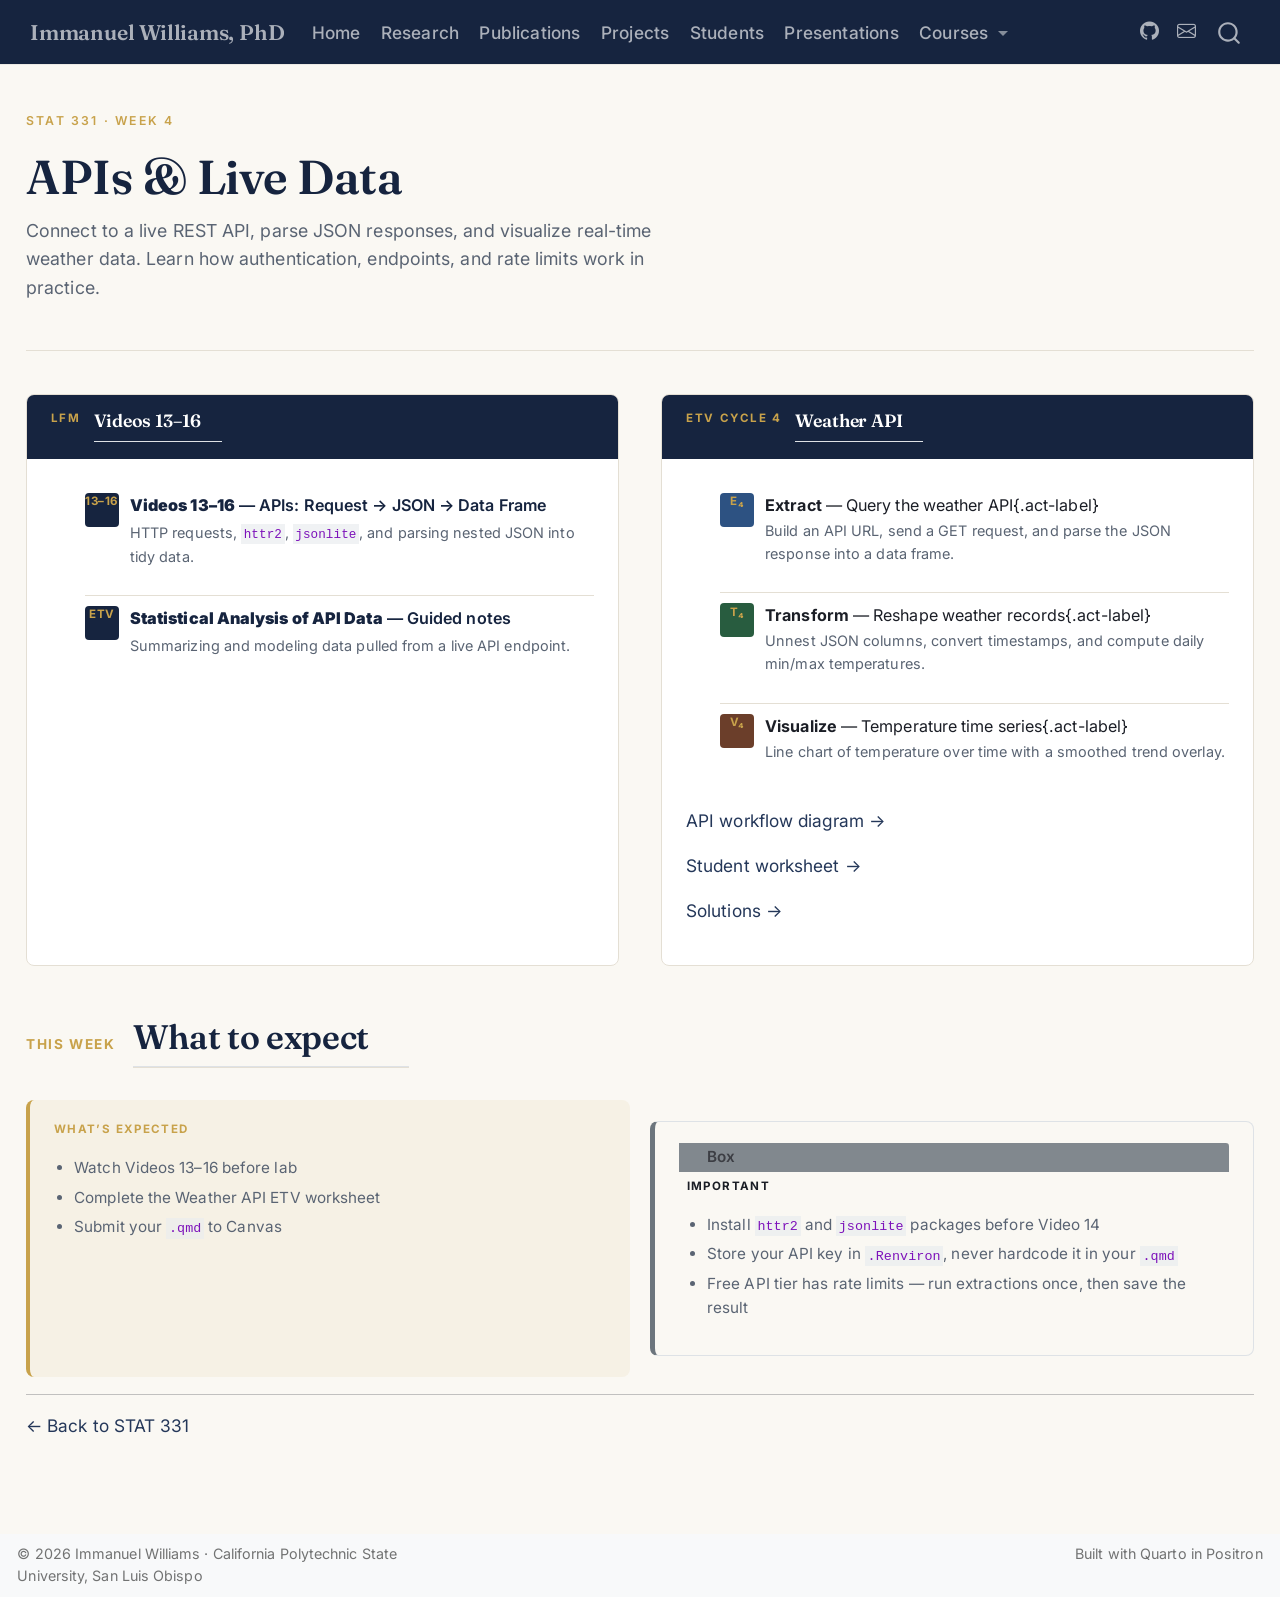
<file: courses/stat-331/week-4.html>
<!DOCTYPE html>
<html xmlns="http://www.w3.org/1999/xhtml" lang="en" xml:lang="en"><head>

<meta charset="utf-8">
<meta name="generator" content="quarto-1.8.27">

<meta name="viewport" content="width=device-width, initial-scale=1.0, user-scalable=yes">


<title>Week 4 — STAT 331 – Immanuel Williams, PhD</title>
<style>
code{white-space: pre-wrap;}
span.smallcaps{font-variant: small-caps;}
div.columns{display: flex; gap: min(4vw, 1.5em);}
div.column{flex: auto; overflow-x: auto;}
div.hanging-indent{margin-left: 1.5em; text-indent: -1.5em;}
ul.task-list{list-style: none;}
ul.task-list li input[type="checkbox"] {
  width: 0.8em;
  margin: 0 0.8em 0.2em -1em; /* quarto-specific, see https://github.com/quarto-dev/quarto-cli/issues/4556 */ 
  vertical-align: middle;
}
</style>


<script src="../../site_libs/quarto-nav/quarto-nav.js"></script>
<script src="../../site_libs/clipboard/clipboard.min.js"></script>
<script src="../../site_libs/quarto-search/autocomplete.umd.js"></script>
<script src="../../site_libs/quarto-search/fuse.min.js"></script>
<script src="../../site_libs/quarto-search/quarto-search.js"></script>
<meta name="quarto:offset" content="../../">
<script src="../../site_libs/quarto-html/quarto.js" type="module"></script>
<script src="../../site_libs/quarto-html/tabsets/tabsets.js" type="module"></script>
<script src="../../site_libs/quarto-html/axe/axe-check.js" type="module"></script>
<script src="../../site_libs/quarto-html/popper.min.js"></script>
<script src="../../site_libs/quarto-html/tippy.umd.min.js"></script>
<script src="../../site_libs/quarto-html/anchor.min.js"></script>
<link href="../../site_libs/quarto-html/tippy.css" rel="stylesheet">
<link href="../../site_libs/quarto-html/quarto-syntax-highlighting-ed96de9b727972fe78a7b5d16c58bf87.css" rel="stylesheet" id="quarto-text-highlighting-styles">
<script src="../../site_libs/bootstrap/bootstrap.min.js"></script>
<link href="../../site_libs/bootstrap/bootstrap-icons.css" rel="stylesheet">
<link href="../../site_libs/bootstrap/bootstrap-257da31eabc78c3de708944876f3bc94.min.css" rel="stylesheet" append-hash="true" id="quarto-bootstrap" data-mode="light">
<script id="quarto-search-options" type="application/json">{
  "location": "navbar",
  "copy-button": false,
  "collapse-after": 3,
  "panel-placement": "end",
  "type": "overlay",
  "limit": 50,
  "keyboard-shortcut": [
    "f",
    "/",
    "s"
  ],
  "show-item-context": false,
  "language": {
    "search-no-results-text": "No results",
    "search-matching-documents-text": "matching documents",
    "search-copy-link-title": "Copy link to search",
    "search-hide-matches-text": "Hide additional matches",
    "search-more-match-text": "more match in this document",
    "search-more-matches-text": "more matches in this document",
    "search-clear-button-title": "Clear",
    "search-text-placeholder": "",
    "search-detached-cancel-button-title": "Cancel",
    "search-submit-button-title": "Submit",
    "search-label": "Search"
  }
}</script>
<link rel="preconnect" href="https://fonts.googleapis.com">
<link rel="preconnect" href="https://fonts.gstatic.com" crossorigin="">
<link href="https://fonts.googleapis.com/css2?family=Fraunces:opsz,wght@9..144,400;9..144,500;9..144,600;9..144,700&amp;family=Inter:wght@400;500;600;700&amp;display=swap" rel="stylesheet">


</head>

<body class="nav-fixed quarto-light">

<div id="quarto-search-results"></div>
  <header id="quarto-header" class="headroom fixed-top">
    <nav class="navbar navbar-expand-lg " data-bs-theme="dark">
      <div class="navbar-container container-fluid">
      <div class="navbar-brand-container mx-auto">
    <a class="navbar-brand" href="../../index.html">
    <span class="navbar-title">Immanuel Williams, PhD</span>
    </a>
  </div>
            <div id="quarto-search" class="" title="Search"></div>
          <button class="navbar-toggler" type="button" data-bs-toggle="collapse" data-bs-target="#navbarCollapse" aria-controls="navbarCollapse" role="menu" aria-expanded="false" aria-label="Toggle navigation" onclick="if (window.quartoToggleHeadroom) { window.quartoToggleHeadroom(); }">
  <span class="navbar-toggler-icon"></span>
</button>
          <div class="collapse navbar-collapse" id="navbarCollapse">
            <ul class="navbar-nav navbar-nav-scroll me-auto">
  <li class="nav-item">
    <a class="nav-link" href="../../index.html"> 
<span class="menu-text">Home</span></a>
  </li>  
  <li class="nav-item">
    <a class="nav-link" href="../../research.html"> 
<span class="menu-text">Research</span></a>
  </li>  
  <li class="nav-item">
    <a class="nav-link" href="../../publications.html"> 
<span class="menu-text">Publications</span></a>
  </li>  
  <li class="nav-item">
    <a class="nav-link" href="../../projects.html"> 
<span class="menu-text">Projects</span></a>
  </li>  
  <li class="nav-item">
    <a class="nav-link" href="../../students.html"> 
<span class="menu-text">Students</span></a>
  </li>  
  <li class="nav-item">
    <a class="nav-link" href="../../presentations.html"> 
<span class="menu-text">Presentations</span></a>
  </li>  
  <li class="nav-item dropdown ">
    <a class="nav-link dropdown-toggle" href="#" id="nav-menu-courses" role="link" data-bs-toggle="dropdown" aria-expanded="false">
 <span class="menu-text">Courses</span>
    </a>
    <ul class="dropdown-menu" aria-labelledby="nav-menu-courses">    
        <li>
    <a class="dropdown-item" href="../../courses/stat-331/index.html">
 <span class="dropdown-text">STAT 331 — Data Science</span></a>
  </li>  
    </ul>
  </li>
</ul>
            <ul class="navbar-nav navbar-nav-scroll ms-auto">
  <li class="nav-item compact">
    <a class="nav-link" href="https://github.com/gato365"> <i class="bi bi-github" role="img" aria-label="GitHub">
</i> 
<span class="menu-text"></span></a>
  </li>  
  <li class="nav-item compact">
    <a class="nav-link" href="mailto:immanuelwilliams@gato365.com"> <i class="bi bi-envelope" role="img" aria-label="Email">
</i> 
<span class="menu-text"></span></a>
  </li>  
</ul>
          </div> <!-- /navcollapse -->
            <div class="quarto-navbar-tools">
</div>
      </div> <!-- /container-fluid -->
    </nav>
</header>
<!-- content -->
<div id="quarto-content" class="quarto-container page-columns page-rows-contents page-layout-full page-navbar">
<!-- sidebar -->
<!-- margin-sidebar -->
    
<!-- main -->
<main class="content column-page" id="quarto-document-content"><header id="title-block-header" class="quarto-title-block"></header>




<div class="week-hero">
<div class="week-eyebrow">
<p>STAT 331 · Week 4</p>
</div>
<section id="apis-live-data" class="level1">
<h1>APIs &amp; Live Data</h1>
<div class="week-desc">
<p>Connect to a live REST API, parse JSON responses, and visualize real-time weather data. Learn how authentication, endpoints, and rate limits work in practice.</p>
</div>
</section>
</div>
<div class="week-columns">
<div class="module-panel">
<div class="module-panel-head">
<div class="mptype">
<p>LFM</p>
</div>
<section id="videos-1316" class="level2">
<h2 class="anchored" data-anchor-id="videos-1316">Videos 13–16</h2>
</section>
</div>
<div class="module-panel-body">
<div class="activity-list">
<ul>
<li><div class="act-badge">
<p>13–16</p>
</div>
<div>
<p><a href="lfm/Videos_13-16/Videos_13-16.qmd" class="act-label"><strong>Videos 13–16</strong> — APIs: Request → JSON → Data Frame</a> <span class="act-desc">HTTP requests, <code>httr2</code>, <code>jsonlite</code>, and parsing nested JSON into tidy data.</span></p>
</div></li>
<li><div class="act-badge">
<p>ETV</p>
</div>
<div>
<p><a href="lfm/Videos_13-16/ETV - Statistical Analysis - Empty.qmd" class="act-label"><strong>Statistical Analysis of API Data</strong> — Guided notes</a> <span class="act-desc">Summarizing and modeling data pulled from a live API endpoint.</span></p>
</div></li>
</ul>
</div>
</div>
</div>
<div class="module-panel">
<div class="module-panel-head">
<div class="mptype">
<p>ETV Cycle 4</p>
</div>
<section id="weather-api" class="level2">
<h2 class="anchored" data-anchor-id="weather-api">Weather API</h2>
</section>
</div>
<div class="module-panel-body">
<div class="activity-list">
<ul>
<li><div class="act-badge etv-e">
<p>E₄</p>
</div>
<div>
<p><strong>Extract</strong> — Query the weather API{.act-label} <span class="act-desc">Build an API URL, send a GET request, and parse the JSON response into a data frame.</span></p>
</div></li>
<li><div class="act-badge etv-t">
<p>T₄</p>
</div>
<div>
<p><strong>Transform</strong> — Reshape weather records{.act-label} <span class="act-desc">Unnest JSON columns, convert timestamps, and compute daily min/max temperatures.</span></p>
</div></li>
<li><div class="act-badge etv-v">
<p>V₄</p>
</div>
<div>
<p><strong>Visualize</strong> — Temperature time series{.act-label} <span class="act-desc">Line chart of temperature over time with a smoothed trend overlay.</span></p>
</div></li>
</ul>
</div>
<p><a href="etv/ETV-Cycle-4/api-json-workflow.svg">API workflow diagram →</a></p>
<p><a href="etv/ETV-Cycle-4/ETV-Cycle-4-Weather-EMPTY.qmd">Student worksheet →</a></p>
<p><a href="etv/ETV-Cycle-4/ETV-Cycle-4-Weather-SOLUTIONS.qmd">Solutions →</a></p>
</div>
</div>
</div>
<div class="section-head">
<div class="section-num">
<p>THIS WEEK</p>
</div>
<section id="what-to-expect" class="level2">
<h2 class="anchored" data-anchor-id="what-to-expect">What to expect</h2>
<div class="rule">

</div>
</section>
</div>
<div class="week-callouts">
<div class="callout-box callout-expected">
<div class="cb-label">
<p>What’s expected</p>
</div>
<ul>
<li>Watch Videos 13–16 before lab</li>
<li>Complete the Weather API ETV worksheet</li>
<li>Submit your <code>.qmd</code> to Canvas</li>
</ul>
</div>
<div class="callout callout-style-default callout-box callout-titled">
<div class="callout-header d-flex align-content-center">
<div class="callout-icon-container">
<i class="callout-icon"></i>
</div>
<div class="callout-title-container flex-fill">
Box
</div>
</div>
<div class="callout-body-container callout-body">
<div class="cb-label">
<p>Important</p>
</div>
<ul>
<li>Install <code>httr2</code> and <code>jsonlite</code> packages before Video 14</li>
<li>Store your API key in <code>.Renviron</code>, never hardcode it in your <code>.qmd</code></li>
<li>Free API tier has rate limits — run extractions once, then save the result</li>
</ul>
</div>
</div>
</div>
<hr>
<p><a href="../../courses/stat-331/index.html">← Back to STAT 331</a></p>



</main> <!-- /main -->
<script id="quarto-html-after-body" type="application/javascript">
  window.document.addEventListener("DOMContentLoaded", function (event) {
    const icon = "";
    const anchorJS = new window.AnchorJS();
    anchorJS.options = {
      placement: 'right',
      icon: icon
    };
    anchorJS.add('.anchored');
    const isCodeAnnotation = (el) => {
      for (const clz of el.classList) {
        if (clz.startsWith('code-annotation-')) {                     
          return true;
        }
      }
      return false;
    }
    const onCopySuccess = function(e) {
      // button target
      const button = e.trigger;
      // don't keep focus
      button.blur();
      // flash "checked"
      button.classList.add('code-copy-button-checked');
      var currentTitle = button.getAttribute("title");
      button.setAttribute("title", "Copied!");
      let tooltip;
      if (window.bootstrap) {
        button.setAttribute("data-bs-toggle", "tooltip");
        button.setAttribute("data-bs-placement", "left");
        button.setAttribute("data-bs-title", "Copied!");
        tooltip = new bootstrap.Tooltip(button, 
          { trigger: "manual", 
            customClass: "code-copy-button-tooltip",
            offset: [0, -8]});
        tooltip.show();    
      }
      setTimeout(function() {
        if (tooltip) {
          tooltip.hide();
          button.removeAttribute("data-bs-title");
          button.removeAttribute("data-bs-toggle");
          button.removeAttribute("data-bs-placement");
        }
        button.setAttribute("title", currentTitle);
        button.classList.remove('code-copy-button-checked');
      }, 1000);
      // clear code selection
      e.clearSelection();
    }
    const getTextToCopy = function(trigger) {
      const outerScaffold = trigger.parentElement.cloneNode(true);
      const codeEl = outerScaffold.querySelector('code');
      for (const childEl of codeEl.children) {
        if (isCodeAnnotation(childEl)) {
          childEl.remove();
        }
      }
      return codeEl.innerText;
    }
    const clipboard = new window.ClipboardJS('.code-copy-button:not([data-in-quarto-modal])', {
      text: getTextToCopy
    });
    clipboard.on('success', onCopySuccess);
    if (window.document.getElementById('quarto-embedded-source-code-modal')) {
      const clipboardModal = new window.ClipboardJS('.code-copy-button[data-in-quarto-modal]', {
        text: getTextToCopy,
        container: window.document.getElementById('quarto-embedded-source-code-modal')
      });
      clipboardModal.on('success', onCopySuccess);
    }
      var localhostRegex = new RegExp(/^(?:http|https):\/\/localhost\:?[0-9]*\//);
      var mailtoRegex = new RegExp(/^mailto:/);
        var filterRegex = new RegExp("https:\/\/gato365\.github\.io\/professional-website\/");
      var isInternal = (href) => {
          return filterRegex.test(href) || localhostRegex.test(href) || mailtoRegex.test(href);
      }
      // Inspect non-navigation links and adorn them if external
     var links = window.document.querySelectorAll('a[href]:not(.nav-link):not(.navbar-brand):not(.toc-action):not(.sidebar-link):not(.sidebar-item-toggle):not(.pagination-link):not(.no-external):not([aria-hidden]):not(.dropdown-item):not(.quarto-navigation-tool):not(.about-link)');
      for (var i=0; i<links.length; i++) {
        const link = links[i];
        if (!isInternal(link.href)) {
          // undo the damage that might have been done by quarto-nav.js in the case of
          // links that we want to consider external
          if (link.dataset.originalHref !== undefined) {
            link.href = link.dataset.originalHref;
          }
            // target, if specified
            link.setAttribute("target", "_blank");
            if (link.getAttribute("rel") === null) {
              link.setAttribute("rel", "noopener");
            }
        }
      }
    function tippyHover(el, contentFn, onTriggerFn, onUntriggerFn) {
      const config = {
        allowHTML: true,
        maxWidth: 500,
        delay: 100,
        arrow: false,
        appendTo: function(el) {
            return el.parentElement;
        },
        interactive: true,
        interactiveBorder: 10,
        theme: 'quarto',
        placement: 'bottom-start',
      };
      if (contentFn) {
        config.content = contentFn;
      }
      if (onTriggerFn) {
        config.onTrigger = onTriggerFn;
      }
      if (onUntriggerFn) {
        config.onUntrigger = onUntriggerFn;
      }
      window.tippy(el, config); 
    }
    const noterefs = window.document.querySelectorAll('a[role="doc-noteref"]');
    for (var i=0; i<noterefs.length; i++) {
      const ref = noterefs[i];
      tippyHover(ref, function() {
        // use id or data attribute instead here
        let href = ref.getAttribute('data-footnote-href') || ref.getAttribute('href');
        try { href = new URL(href).hash; } catch {}
        const id = href.replace(/^#\/?/, "");
        const note = window.document.getElementById(id);
        if (note) {
          return note.innerHTML;
        } else {
          return "";
        }
      });
    }
    const xrefs = window.document.querySelectorAll('a.quarto-xref');
    const processXRef = (id, note) => {
      // Strip column container classes
      const stripColumnClz = (el) => {
        el.classList.remove("page-full", "page-columns");
        if (el.children) {
          for (const child of el.children) {
            stripColumnClz(child);
          }
        }
      }
      stripColumnClz(note)
      if (id === null || id.startsWith('sec-')) {
        // Special case sections, only their first couple elements
        const container = document.createElement("div");
        if (note.children && note.children.length > 2) {
          container.appendChild(note.children[0].cloneNode(true));
          for (let i = 1; i < note.children.length; i++) {
            const child = note.children[i];
            if (child.tagName === "P" && child.innerText === "") {
              continue;
            } else {
              container.appendChild(child.cloneNode(true));
              break;
            }
          }
          if (window.Quarto?.typesetMath) {
            window.Quarto.typesetMath(container);
          }
          return container.innerHTML
        } else {
          if (window.Quarto?.typesetMath) {
            window.Quarto.typesetMath(note);
          }
          return note.innerHTML;
        }
      } else {
        // Remove any anchor links if they are present
        const anchorLink = note.querySelector('a.anchorjs-link');
        if (anchorLink) {
          anchorLink.remove();
        }
        if (window.Quarto?.typesetMath) {
          window.Quarto.typesetMath(note);
        }
        if (note.classList.contains("callout")) {
          return note.outerHTML;
        } else {
          return note.innerHTML;
        }
      }
    }
    for (var i=0; i<xrefs.length; i++) {
      const xref = xrefs[i];
      tippyHover(xref, undefined, function(instance) {
        instance.disable();
        let url = xref.getAttribute('href');
        let hash = undefined; 
        if (url.startsWith('#')) {
          hash = url;
        } else {
          try { hash = new URL(url).hash; } catch {}
        }
        if (hash) {
          const id = hash.replace(/^#\/?/, "");
          const note = window.document.getElementById(id);
          if (note !== null) {
            try {
              const html = processXRef(id, note.cloneNode(true));
              instance.setContent(html);
            } finally {
              instance.enable();
              instance.show();
            }
          } else {
            // See if we can fetch this
            fetch(url.split('#')[0])
            .then(res => res.text())
            .then(html => {
              const parser = new DOMParser();
              const htmlDoc = parser.parseFromString(html, "text/html");
              const note = htmlDoc.getElementById(id);
              if (note !== null) {
                const html = processXRef(id, note);
                instance.setContent(html);
              } 
            }).finally(() => {
              instance.enable();
              instance.show();
            });
          }
        } else {
          // See if we can fetch a full url (with no hash to target)
          // This is a special case and we should probably do some content thinning / targeting
          fetch(url)
          .then(res => res.text())
          .then(html => {
            const parser = new DOMParser();
            const htmlDoc = parser.parseFromString(html, "text/html");
            const note = htmlDoc.querySelector('main.content');
            if (note !== null) {
              // This should only happen for chapter cross references
              // (since there is no id in the URL)
              // remove the first header
              if (note.children.length > 0 && note.children[0].tagName === "HEADER") {
                note.children[0].remove();
              }
              const html = processXRef(null, note);
              instance.setContent(html);
            } 
          }).finally(() => {
            instance.enable();
            instance.show();
          });
        }
      }, function(instance) {
      });
    }
        let selectedAnnoteEl;
        const selectorForAnnotation = ( cell, annotation) => {
          let cellAttr = 'data-code-cell="' + cell + '"';
          let lineAttr = 'data-code-annotation="' +  annotation + '"';
          const selector = 'span[' + cellAttr + '][' + lineAttr + ']';
          return selector;
        }
        const selectCodeLines = (annoteEl) => {
          const doc = window.document;
          const targetCell = annoteEl.getAttribute("data-target-cell");
          const targetAnnotation = annoteEl.getAttribute("data-target-annotation");
          const annoteSpan = window.document.querySelector(selectorForAnnotation(targetCell, targetAnnotation));
          const lines = annoteSpan.getAttribute("data-code-lines").split(",");
          const lineIds = lines.map((line) => {
            return targetCell + "-" + line;
          })
          let top = null;
          let height = null;
          let parent = null;
          if (lineIds.length > 0) {
              //compute the position of the single el (top and bottom and make a div)
              const el = window.document.getElementById(lineIds[0]);
              top = el.offsetTop;
              height = el.offsetHeight;
              parent = el.parentElement.parentElement;
            if (lineIds.length > 1) {
              const lastEl = window.document.getElementById(lineIds[lineIds.length - 1]);
              const bottom = lastEl.offsetTop + lastEl.offsetHeight;
              height = bottom - top;
            }
            if (top !== null && height !== null && parent !== null) {
              // cook up a div (if necessary) and position it 
              let div = window.document.getElementById("code-annotation-line-highlight");
              if (div === null) {
                div = window.document.createElement("div");
                div.setAttribute("id", "code-annotation-line-highlight");
                div.style.position = 'absolute';
                parent.appendChild(div);
              }
              div.style.top = top - 2 + "px";
              div.style.height = height + 4 + "px";
              div.style.left = 0;
              let gutterDiv = window.document.getElementById("code-annotation-line-highlight-gutter");
              if (gutterDiv === null) {
                gutterDiv = window.document.createElement("div");
                gutterDiv.setAttribute("id", "code-annotation-line-highlight-gutter");
                gutterDiv.style.position = 'absolute';
                const codeCell = window.document.getElementById(targetCell);
                const gutter = codeCell.querySelector('.code-annotation-gutter');
                gutter.appendChild(gutterDiv);
              }
              gutterDiv.style.top = top - 2 + "px";
              gutterDiv.style.height = height + 4 + "px";
            }
            selectedAnnoteEl = annoteEl;
          }
        };
        const unselectCodeLines = () => {
          const elementsIds = ["code-annotation-line-highlight", "code-annotation-line-highlight-gutter"];
          elementsIds.forEach((elId) => {
            const div = window.document.getElementById(elId);
            if (div) {
              div.remove();
            }
          });
          selectedAnnoteEl = undefined;
        };
          // Handle positioning of the toggle
      window.addEventListener(
        "resize",
        throttle(() => {
          elRect = undefined;
          if (selectedAnnoteEl) {
            selectCodeLines(selectedAnnoteEl);
          }
        }, 10)
      );
      function throttle(fn, ms) {
      let throttle = false;
      let timer;
        return (...args) => {
          if(!throttle) { // first call gets through
              fn.apply(this, args);
              throttle = true;
          } else { // all the others get throttled
              if(timer) clearTimeout(timer); // cancel #2
              timer = setTimeout(() => {
                fn.apply(this, args);
                timer = throttle = false;
              }, ms);
          }
        };
      }
        // Attach click handler to the DT
        const annoteDls = window.document.querySelectorAll('dt[data-target-cell]');
        for (const annoteDlNode of annoteDls) {
          annoteDlNode.addEventListener('click', (event) => {
            const clickedEl = event.target;
            if (clickedEl !== selectedAnnoteEl) {
              unselectCodeLines();
              const activeEl = window.document.querySelector('dt[data-target-cell].code-annotation-active');
              if (activeEl) {
                activeEl.classList.remove('code-annotation-active');
              }
              selectCodeLines(clickedEl);
              clickedEl.classList.add('code-annotation-active');
            } else {
              // Unselect the line
              unselectCodeLines();
              clickedEl.classList.remove('code-annotation-active');
            }
          });
        }
    const findCites = (el) => {
      const parentEl = el.parentElement;
      if (parentEl) {
        const cites = parentEl.dataset.cites;
        if (cites) {
          return {
            el,
            cites: cites.split(' ')
          };
        } else {
          return findCites(el.parentElement)
        }
      } else {
        return undefined;
      }
    };
    var bibliorefs = window.document.querySelectorAll('a[role="doc-biblioref"]');
    for (var i=0; i<bibliorefs.length; i++) {
      const ref = bibliorefs[i];
      const citeInfo = findCites(ref);
      if (citeInfo) {
        tippyHover(citeInfo.el, function() {
          var popup = window.document.createElement('div');
          citeInfo.cites.forEach(function(cite) {
            var citeDiv = window.document.createElement('div');
            citeDiv.classList.add('hanging-indent');
            citeDiv.classList.add('csl-entry');
            var biblioDiv = window.document.getElementById('ref-' + cite);
            if (biblioDiv) {
              citeDiv.innerHTML = biblioDiv.innerHTML;
            }
            popup.appendChild(citeDiv);
          });
          return popup.innerHTML;
        });
      }
    }
  });
  </script>
</div> <!-- /content -->
<footer class="footer">
  <div class="nav-footer">
    <div class="nav-footer-left">
<p>© 2026 Immanuel Williams · California Polytechnic State University, San Luis Obispo</p>
</div>   
    <div class="nav-footer-center">
      &nbsp;
    </div>
    <div class="nav-footer-right">
<p>Built with Quarto in Positron</p>
</div>
  </div>
</footer>




</body></html>
</file>
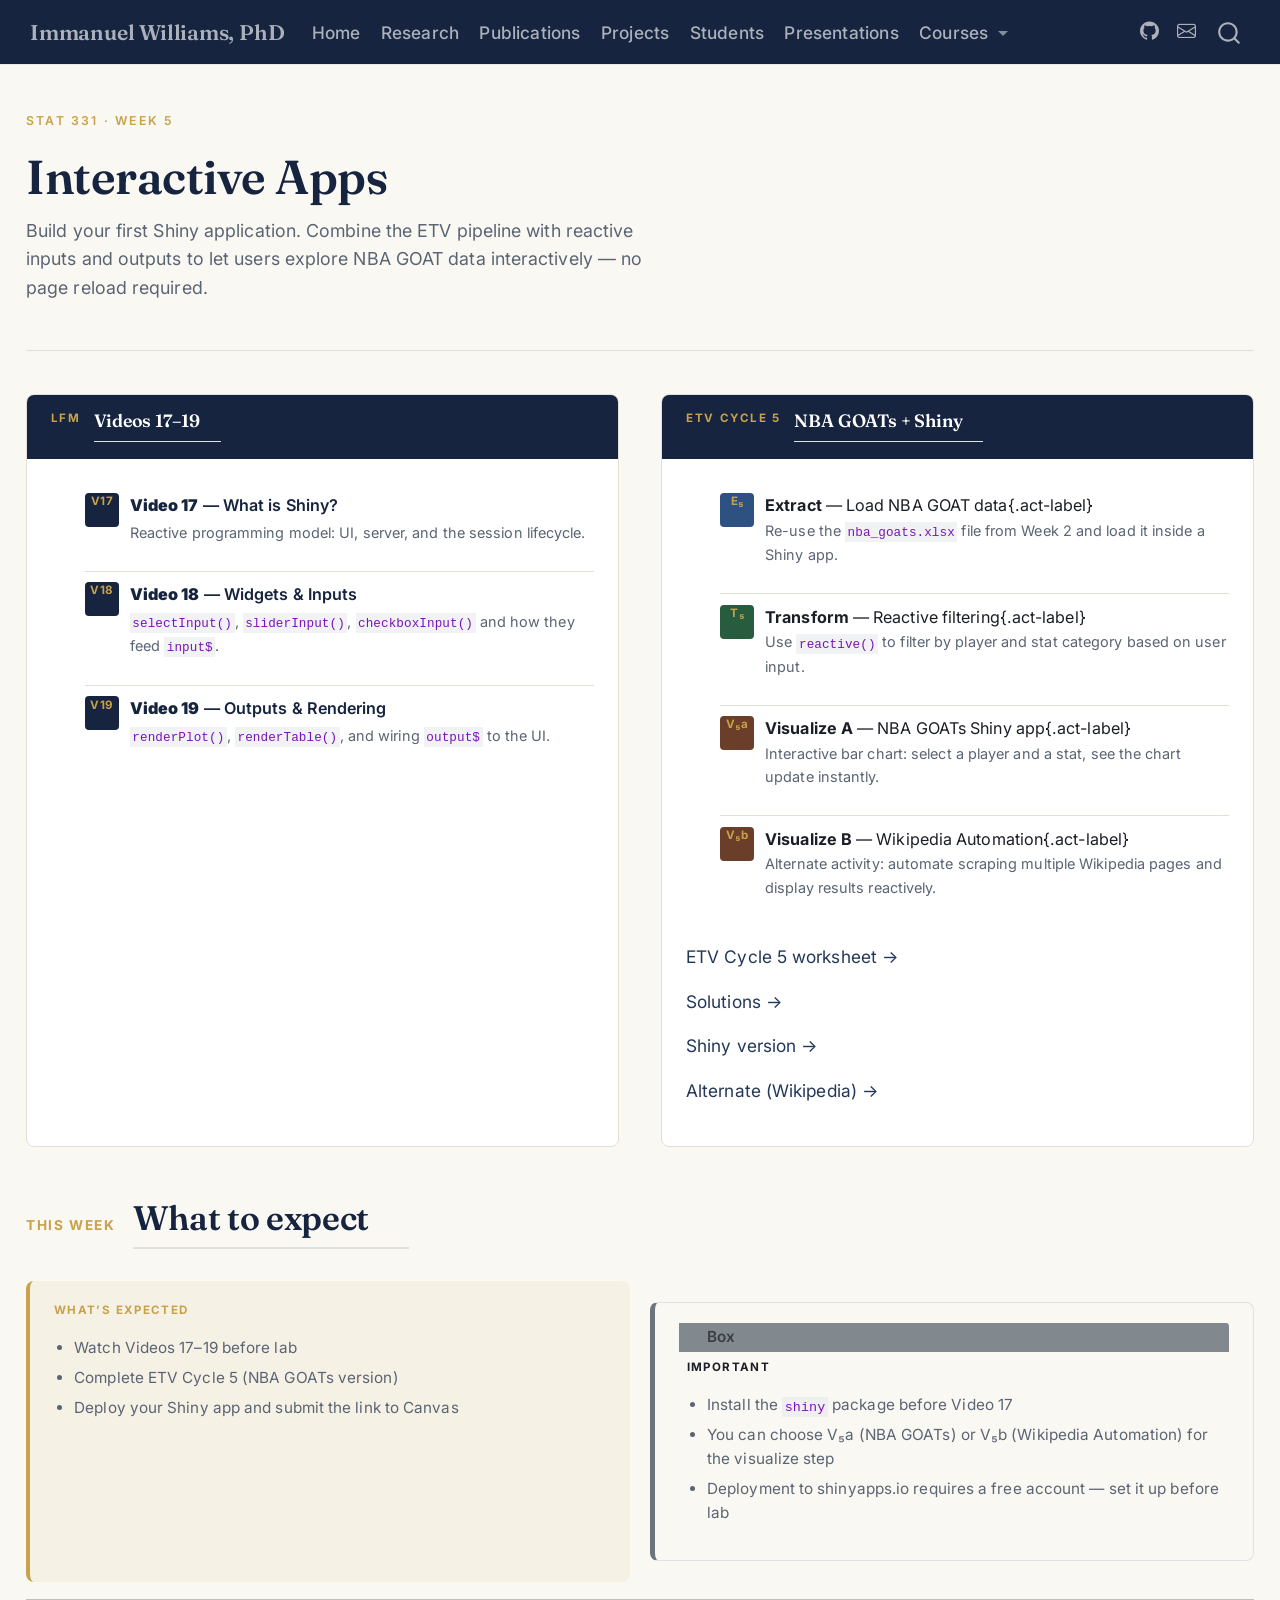
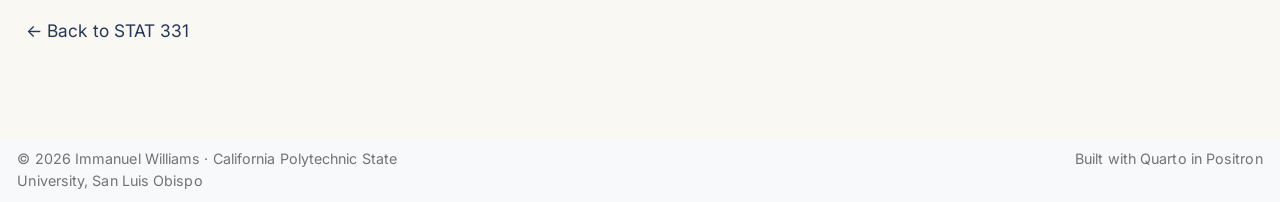
<file: courses/stat-331/week-5.html>
<!DOCTYPE html>
<html xmlns="http://www.w3.org/1999/xhtml" lang="en" xml:lang="en"><head>

<meta charset="utf-8">
<meta name="generator" content="quarto-1.8.27">

<meta name="viewport" content="width=device-width, initial-scale=1.0, user-scalable=yes">


<title>Week 5 — STAT 331 – Immanuel Williams, PhD</title>
<style>
code{white-space: pre-wrap;}
span.smallcaps{font-variant: small-caps;}
div.columns{display: flex; gap: min(4vw, 1.5em);}
div.column{flex: auto; overflow-x: auto;}
div.hanging-indent{margin-left: 1.5em; text-indent: -1.5em;}
ul.task-list{list-style: none;}
ul.task-list li input[type="checkbox"] {
  width: 0.8em;
  margin: 0 0.8em 0.2em -1em; /* quarto-specific, see https://github.com/quarto-dev/quarto-cli/issues/4556 */ 
  vertical-align: middle;
}
</style>


<script src="../../site_libs/quarto-nav/quarto-nav.js"></script>
<script src="../../site_libs/clipboard/clipboard.min.js"></script>
<script src="../../site_libs/quarto-search/autocomplete.umd.js"></script>
<script src="../../site_libs/quarto-search/fuse.min.js"></script>
<script src="../../site_libs/quarto-search/quarto-search.js"></script>
<meta name="quarto:offset" content="../../">
<script src="../../site_libs/quarto-html/quarto.js" type="module"></script>
<script src="../../site_libs/quarto-html/tabsets/tabsets.js" type="module"></script>
<script src="../../site_libs/quarto-html/axe/axe-check.js" type="module"></script>
<script src="../../site_libs/quarto-html/popper.min.js"></script>
<script src="../../site_libs/quarto-html/tippy.umd.min.js"></script>
<script src="../../site_libs/quarto-html/anchor.min.js"></script>
<link href="../../site_libs/quarto-html/tippy.css" rel="stylesheet">
<link href="../../site_libs/quarto-html/quarto-syntax-highlighting-ed96de9b727972fe78a7b5d16c58bf87.css" rel="stylesheet" id="quarto-text-highlighting-styles">
<script src="../../site_libs/bootstrap/bootstrap.min.js"></script>
<link href="../../site_libs/bootstrap/bootstrap-icons.css" rel="stylesheet">
<link href="../../site_libs/bootstrap/bootstrap-257da31eabc78c3de708944876f3bc94.min.css" rel="stylesheet" append-hash="true" id="quarto-bootstrap" data-mode="light">
<script id="quarto-search-options" type="application/json">{
  "location": "navbar",
  "copy-button": false,
  "collapse-after": 3,
  "panel-placement": "end",
  "type": "overlay",
  "limit": 50,
  "keyboard-shortcut": [
    "f",
    "/",
    "s"
  ],
  "show-item-context": false,
  "language": {
    "search-no-results-text": "No results",
    "search-matching-documents-text": "matching documents",
    "search-copy-link-title": "Copy link to search",
    "search-hide-matches-text": "Hide additional matches",
    "search-more-match-text": "more match in this document",
    "search-more-matches-text": "more matches in this document",
    "search-clear-button-title": "Clear",
    "search-text-placeholder": "",
    "search-detached-cancel-button-title": "Cancel",
    "search-submit-button-title": "Submit",
    "search-label": "Search"
  }
}</script>
<link rel="preconnect" href="https://fonts.googleapis.com">
<link rel="preconnect" href="https://fonts.gstatic.com" crossorigin="">
<link href="https://fonts.googleapis.com/css2?family=Fraunces:opsz,wght@9..144,400;9..144,500;9..144,600;9..144,700&amp;family=Inter:wght@400;500;600;700&amp;display=swap" rel="stylesheet">


</head>

<body class="nav-fixed quarto-light">

<div id="quarto-search-results"></div>
  <header id="quarto-header" class="headroom fixed-top">
    <nav class="navbar navbar-expand-lg " data-bs-theme="dark">
      <div class="navbar-container container-fluid">
      <div class="navbar-brand-container mx-auto">
    <a class="navbar-brand" href="../../index.html">
    <span class="navbar-title">Immanuel Williams, PhD</span>
    </a>
  </div>
            <div id="quarto-search" class="" title="Search"></div>
          <button class="navbar-toggler" type="button" data-bs-toggle="collapse" data-bs-target="#navbarCollapse" aria-controls="navbarCollapse" role="menu" aria-expanded="false" aria-label="Toggle navigation" onclick="if (window.quartoToggleHeadroom) { window.quartoToggleHeadroom(); }">
  <span class="navbar-toggler-icon"></span>
</button>
          <div class="collapse navbar-collapse" id="navbarCollapse">
            <ul class="navbar-nav navbar-nav-scroll me-auto">
  <li class="nav-item">
    <a class="nav-link" href="../../index.html"> 
<span class="menu-text">Home</span></a>
  </li>  
  <li class="nav-item">
    <a class="nav-link" href="../../research.html"> 
<span class="menu-text">Research</span></a>
  </li>  
  <li class="nav-item">
    <a class="nav-link" href="../../publications.html"> 
<span class="menu-text">Publications</span></a>
  </li>  
  <li class="nav-item">
    <a class="nav-link" href="../../projects.html"> 
<span class="menu-text">Projects</span></a>
  </li>  
  <li class="nav-item">
    <a class="nav-link" href="../../students.html"> 
<span class="menu-text">Students</span></a>
  </li>  
  <li class="nav-item">
    <a class="nav-link" href="../../presentations.html"> 
<span class="menu-text">Presentations</span></a>
  </li>  
  <li class="nav-item dropdown ">
    <a class="nav-link dropdown-toggle" href="#" id="nav-menu-courses" role="link" data-bs-toggle="dropdown" aria-expanded="false">
 <span class="menu-text">Courses</span>
    </a>
    <ul class="dropdown-menu" aria-labelledby="nav-menu-courses">    
        <li>
    <a class="dropdown-item" href="../../courses/stat-331/index.html">
 <span class="dropdown-text">STAT 331 — Data Science</span></a>
  </li>  
    </ul>
  </li>
</ul>
            <ul class="navbar-nav navbar-nav-scroll ms-auto">
  <li class="nav-item compact">
    <a class="nav-link" href="https://github.com/gato365"> <i class="bi bi-github" role="img" aria-label="GitHub">
</i> 
<span class="menu-text"></span></a>
  </li>  
  <li class="nav-item compact">
    <a class="nav-link" href="mailto:immanuelwilliams@gato365.com"> <i class="bi bi-envelope" role="img" aria-label="Email">
</i> 
<span class="menu-text"></span></a>
  </li>  
</ul>
          </div> <!-- /navcollapse -->
            <div class="quarto-navbar-tools">
</div>
      </div> <!-- /container-fluid -->
    </nav>
</header>
<!-- content -->
<div id="quarto-content" class="quarto-container page-columns page-rows-contents page-layout-full page-navbar">
<!-- sidebar -->
<!-- margin-sidebar -->
    
<!-- main -->
<main class="content column-page" id="quarto-document-content"><header id="title-block-header" class="quarto-title-block"></header>




<div class="week-hero">
<div class="week-eyebrow">
<p>STAT 331 · Week 5</p>
</div>
<section id="interactive-apps" class="level1">
<h1>Interactive Apps</h1>
<div class="week-desc">
<p>Build your first Shiny application. Combine the ETV pipeline with reactive inputs and outputs to let users explore NBA GOAT data interactively — no page reload required.</p>
</div>
</section>
</div>
<div class="week-columns">
<div class="module-panel">
<div class="module-panel-head">
<div class="mptype">
<p>LFM</p>
</div>
<section id="videos-1719" class="level2">
<h2 class="anchored" data-anchor-id="videos-1719">Videos 17–19</h2>
</section>
</div>
<div class="module-panel-body">
<div class="activity-list">
<ul>
<li><div class="act-badge">
<p>V17</p>
</div>
<div>
<p><a href="lfm/videos_17-19/video_17_what_is_shiny.qmd" class="act-label"><strong>Video 17</strong> — What is Shiny?</a> <span class="act-desc">Reactive programming model: UI, server, and the session lifecycle.</span></p>
</div></li>
<li><div class="act-badge">
<p>V18</p>
</div>
<div>
<p><a href="lfm/videos_17-19/video_18_widgets.qmd" class="act-label"><strong>Video 18</strong> — Widgets &amp; Inputs</a> <span class="act-desc"><code>selectInput()</code>, <code>sliderInput()</code>, <code>checkboxInput()</code> and how they feed <code>input$</code>.</span></p>
</div></li>
<li><div class="act-badge">
<p>V19</p>
</div>
<div>
<p><a href="lfm/videos_17-19/video_19_outputs.qmd" class="act-label"><strong>Video 19</strong> — Outputs &amp; Rendering</a> <span class="act-desc"><code>renderPlot()</code>, <code>renderTable()</code>, and wiring <code>output$</code> to the UI.</span></p>
</div></li>
</ul>
</div>
</div>
</div>
<div class="module-panel">
<div class="module-panel-head">
<div class="mptype">
<p>ETV Cycle 5</p>
</div>
<section id="nba-goats-shiny" class="level2">
<h2 class="anchored" data-anchor-id="nba-goats-shiny">NBA GOATs + Shiny</h2>
</section>
</div>
<div class="module-panel-body">
<div class="activity-list">
<ul>
<li><div class="act-badge etv-e">
<p>E₅</p>
</div>
<div>
<p><strong>Extract</strong> — Load NBA GOAT data{.act-label} <span class="act-desc">Re-use the <code>nba_goats.xlsx</code> file from Week 2 and load it inside a Shiny app.</span></p>
</div></li>
<li><div class="act-badge etv-t">
<p>T₅</p>
</div>
<div>
<p><strong>Transform</strong> — Reactive filtering{.act-label} <span class="act-desc">Use <code>reactive()</code> to filter by player and stat category based on user input.</span></p>
</div></li>
<li><div class="act-badge etv-v">
<p>V₅a</p>
</div>
<div>
<p><strong>Visualize A</strong> — NBA GOATs Shiny app{.act-label} <span class="act-desc">Interactive bar chart: select a player and a stat, see the chart update instantly.</span></p>
</div></li>
<li><div class="act-badge etv-v">
<p>V₅b</p>
</div>
<div>
<p><strong>Visualize B</strong> — Wikipedia Automation{.act-label} <span class="act-desc">Alternate activity: automate scraping multiple Wikipedia pages and display results reactively.</span></p>
</div></li>
</ul>
</div>
<p><a href="etv/ETV-Cycle-5/ETV-Cycle-5-NBA-GOATs-ETV-EMPTY.qmd">ETV Cycle 5 worksheet →</a></p>
<p><a href="etv/ETV-Cycle-5/ETV-Cycle-5-NBA-GOATs-ETV-SOLUTIONS.qmd">Solutions →</a></p>
<p><a href="etv/ETV-Cycle-5/ETV-Cycle-5-NBA-GOATs-Shiny.qmd">Shiny version →</a></p>
<p><a href="etv/ETV-Cycle-5-alternate/ETV-Cycle-5-Wikipedia-Automation-EMPTY.qmd">Alternate (Wikipedia) →</a></p>
</div>
</div>
</div>
<div class="section-head">
<div class="section-num">
<p>THIS WEEK</p>
</div>
<section id="what-to-expect" class="level2">
<h2 class="anchored" data-anchor-id="what-to-expect">What to expect</h2>
<div class="rule">

</div>
</section>
</div>
<div class="week-callouts">
<div class="callout-box callout-expected">
<div class="cb-label">
<p>What’s expected</p>
</div>
<ul>
<li>Watch Videos 17–19 before lab</li>
<li>Complete ETV Cycle 5 (NBA GOATs version)</li>
<li>Deploy your Shiny app and submit the link to Canvas</li>
</ul>
</div>
<div class="callout callout-style-default callout-box callout-titled">
<div class="callout-header d-flex align-content-center">
<div class="callout-icon-container">
<i class="callout-icon"></i>
</div>
<div class="callout-title-container flex-fill">
Box
</div>
</div>
<div class="callout-body-container callout-body">
<div class="cb-label">
<p>Important</p>
</div>
<ul>
<li>Install the <code>shiny</code> package before Video 17</li>
<li>You can choose V₅a (NBA GOATs) or V₅b (Wikipedia Automation) for the visualize step</li>
<li>Deployment to shinyapps.io requires a free account — set it up before lab</li>
</ul>
</div>
</div>
</div>
<hr>
<p><a href="../../courses/stat-331/index.html">← Back to STAT 331</a></p>



</main> <!-- /main -->
<script id="quarto-html-after-body" type="application/javascript">
  window.document.addEventListener("DOMContentLoaded", function (event) {
    const icon = "";
    const anchorJS = new window.AnchorJS();
    anchorJS.options = {
      placement: 'right',
      icon: icon
    };
    anchorJS.add('.anchored');
    const isCodeAnnotation = (el) => {
      for (const clz of el.classList) {
        if (clz.startsWith('code-annotation-')) {                     
          return true;
        }
      }
      return false;
    }
    const onCopySuccess = function(e) {
      // button target
      const button = e.trigger;
      // don't keep focus
      button.blur();
      // flash "checked"
      button.classList.add('code-copy-button-checked');
      var currentTitle = button.getAttribute("title");
      button.setAttribute("title", "Copied!");
      let tooltip;
      if (window.bootstrap) {
        button.setAttribute("data-bs-toggle", "tooltip");
        button.setAttribute("data-bs-placement", "left");
        button.setAttribute("data-bs-title", "Copied!");
        tooltip = new bootstrap.Tooltip(button, 
          { trigger: "manual", 
            customClass: "code-copy-button-tooltip",
            offset: [0, -8]});
        tooltip.show();    
      }
      setTimeout(function() {
        if (tooltip) {
          tooltip.hide();
          button.removeAttribute("data-bs-title");
          button.removeAttribute("data-bs-toggle");
          button.removeAttribute("data-bs-placement");
        }
        button.setAttribute("title", currentTitle);
        button.classList.remove('code-copy-button-checked');
      }, 1000);
      // clear code selection
      e.clearSelection();
    }
    const getTextToCopy = function(trigger) {
      const outerScaffold = trigger.parentElement.cloneNode(true);
      const codeEl = outerScaffold.querySelector('code');
      for (const childEl of codeEl.children) {
        if (isCodeAnnotation(childEl)) {
          childEl.remove();
        }
      }
      return codeEl.innerText;
    }
    const clipboard = new window.ClipboardJS('.code-copy-button:not([data-in-quarto-modal])', {
      text: getTextToCopy
    });
    clipboard.on('success', onCopySuccess);
    if (window.document.getElementById('quarto-embedded-source-code-modal')) {
      const clipboardModal = new window.ClipboardJS('.code-copy-button[data-in-quarto-modal]', {
        text: getTextToCopy,
        container: window.document.getElementById('quarto-embedded-source-code-modal')
      });
      clipboardModal.on('success', onCopySuccess);
    }
      var localhostRegex = new RegExp(/^(?:http|https):\/\/localhost\:?[0-9]*\//);
      var mailtoRegex = new RegExp(/^mailto:/);
        var filterRegex = new RegExp("https:\/\/gato365\.github\.io\/professional-website\/");
      var isInternal = (href) => {
          return filterRegex.test(href) || localhostRegex.test(href) || mailtoRegex.test(href);
      }
      // Inspect non-navigation links and adorn them if external
     var links = window.document.querySelectorAll('a[href]:not(.nav-link):not(.navbar-brand):not(.toc-action):not(.sidebar-link):not(.sidebar-item-toggle):not(.pagination-link):not(.no-external):not([aria-hidden]):not(.dropdown-item):not(.quarto-navigation-tool):not(.about-link)');
      for (var i=0; i<links.length; i++) {
        const link = links[i];
        if (!isInternal(link.href)) {
          // undo the damage that might have been done by quarto-nav.js in the case of
          // links that we want to consider external
          if (link.dataset.originalHref !== undefined) {
            link.href = link.dataset.originalHref;
          }
            // target, if specified
            link.setAttribute("target", "_blank");
            if (link.getAttribute("rel") === null) {
              link.setAttribute("rel", "noopener");
            }
        }
      }
    function tippyHover(el, contentFn, onTriggerFn, onUntriggerFn) {
      const config = {
        allowHTML: true,
        maxWidth: 500,
        delay: 100,
        arrow: false,
        appendTo: function(el) {
            return el.parentElement;
        },
        interactive: true,
        interactiveBorder: 10,
        theme: 'quarto',
        placement: 'bottom-start',
      };
      if (contentFn) {
        config.content = contentFn;
      }
      if (onTriggerFn) {
        config.onTrigger = onTriggerFn;
      }
      if (onUntriggerFn) {
        config.onUntrigger = onUntriggerFn;
      }
      window.tippy(el, config); 
    }
    const noterefs = window.document.querySelectorAll('a[role="doc-noteref"]');
    for (var i=0; i<noterefs.length; i++) {
      const ref = noterefs[i];
      tippyHover(ref, function() {
        // use id or data attribute instead here
        let href = ref.getAttribute('data-footnote-href') || ref.getAttribute('href');
        try { href = new URL(href).hash; } catch {}
        const id = href.replace(/^#\/?/, "");
        const note = window.document.getElementById(id);
        if (note) {
          return note.innerHTML;
        } else {
          return "";
        }
      });
    }
    const xrefs = window.document.querySelectorAll('a.quarto-xref');
    const processXRef = (id, note) => {
      // Strip column container classes
      const stripColumnClz = (el) => {
        el.classList.remove("page-full", "page-columns");
        if (el.children) {
          for (const child of el.children) {
            stripColumnClz(child);
          }
        }
      }
      stripColumnClz(note)
      if (id === null || id.startsWith('sec-')) {
        // Special case sections, only their first couple elements
        const container = document.createElement("div");
        if (note.children && note.children.length > 2) {
          container.appendChild(note.children[0].cloneNode(true));
          for (let i = 1; i < note.children.length; i++) {
            const child = note.children[i];
            if (child.tagName === "P" && child.innerText === "") {
              continue;
            } else {
              container.appendChild(child.cloneNode(true));
              break;
            }
          }
          if (window.Quarto?.typesetMath) {
            window.Quarto.typesetMath(container);
          }
          return container.innerHTML
        } else {
          if (window.Quarto?.typesetMath) {
            window.Quarto.typesetMath(note);
          }
          return note.innerHTML;
        }
      } else {
        // Remove any anchor links if they are present
        const anchorLink = note.querySelector('a.anchorjs-link');
        if (anchorLink) {
          anchorLink.remove();
        }
        if (window.Quarto?.typesetMath) {
          window.Quarto.typesetMath(note);
        }
        if (note.classList.contains("callout")) {
          return note.outerHTML;
        } else {
          return note.innerHTML;
        }
      }
    }
    for (var i=0; i<xrefs.length; i++) {
      const xref = xrefs[i];
      tippyHover(xref, undefined, function(instance) {
        instance.disable();
        let url = xref.getAttribute('href');
        let hash = undefined; 
        if (url.startsWith('#')) {
          hash = url;
        } else {
          try { hash = new URL(url).hash; } catch {}
        }
        if (hash) {
          const id = hash.replace(/^#\/?/, "");
          const note = window.document.getElementById(id);
          if (note !== null) {
            try {
              const html = processXRef(id, note.cloneNode(true));
              instance.setContent(html);
            } finally {
              instance.enable();
              instance.show();
            }
          } else {
            // See if we can fetch this
            fetch(url.split('#')[0])
            .then(res => res.text())
            .then(html => {
              const parser = new DOMParser();
              const htmlDoc = parser.parseFromString(html, "text/html");
              const note = htmlDoc.getElementById(id);
              if (note !== null) {
                const html = processXRef(id, note);
                instance.setContent(html);
              } 
            }).finally(() => {
              instance.enable();
              instance.show();
            });
          }
        } else {
          // See if we can fetch a full url (with no hash to target)
          // This is a special case and we should probably do some content thinning / targeting
          fetch(url)
          .then(res => res.text())
          .then(html => {
            const parser = new DOMParser();
            const htmlDoc = parser.parseFromString(html, "text/html");
            const note = htmlDoc.querySelector('main.content');
            if (note !== null) {
              // This should only happen for chapter cross references
              // (since there is no id in the URL)
              // remove the first header
              if (note.children.length > 0 && note.children[0].tagName === "HEADER") {
                note.children[0].remove();
              }
              const html = processXRef(null, note);
              instance.setContent(html);
            } 
          }).finally(() => {
            instance.enable();
            instance.show();
          });
        }
      }, function(instance) {
      });
    }
        let selectedAnnoteEl;
        const selectorForAnnotation = ( cell, annotation) => {
          let cellAttr = 'data-code-cell="' + cell + '"';
          let lineAttr = 'data-code-annotation="' +  annotation + '"';
          const selector = 'span[' + cellAttr + '][' + lineAttr + ']';
          return selector;
        }
        const selectCodeLines = (annoteEl) => {
          const doc = window.document;
          const targetCell = annoteEl.getAttribute("data-target-cell");
          const targetAnnotation = annoteEl.getAttribute("data-target-annotation");
          const annoteSpan = window.document.querySelector(selectorForAnnotation(targetCell, targetAnnotation));
          const lines = annoteSpan.getAttribute("data-code-lines").split(",");
          const lineIds = lines.map((line) => {
            return targetCell + "-" + line;
          })
          let top = null;
          let height = null;
          let parent = null;
          if (lineIds.length > 0) {
              //compute the position of the single el (top and bottom and make a div)
              const el = window.document.getElementById(lineIds[0]);
              top = el.offsetTop;
              height = el.offsetHeight;
              parent = el.parentElement.parentElement;
            if (lineIds.length > 1) {
              const lastEl = window.document.getElementById(lineIds[lineIds.length - 1]);
              const bottom = lastEl.offsetTop + lastEl.offsetHeight;
              height = bottom - top;
            }
            if (top !== null && height !== null && parent !== null) {
              // cook up a div (if necessary) and position it 
              let div = window.document.getElementById("code-annotation-line-highlight");
              if (div === null) {
                div = window.document.createElement("div");
                div.setAttribute("id", "code-annotation-line-highlight");
                div.style.position = 'absolute';
                parent.appendChild(div);
              }
              div.style.top = top - 2 + "px";
              div.style.height = height + 4 + "px";
              div.style.left = 0;
              let gutterDiv = window.document.getElementById("code-annotation-line-highlight-gutter");
              if (gutterDiv === null) {
                gutterDiv = window.document.createElement("div");
                gutterDiv.setAttribute("id", "code-annotation-line-highlight-gutter");
                gutterDiv.style.position = 'absolute';
                const codeCell = window.document.getElementById(targetCell);
                const gutter = codeCell.querySelector('.code-annotation-gutter');
                gutter.appendChild(gutterDiv);
              }
              gutterDiv.style.top = top - 2 + "px";
              gutterDiv.style.height = height + 4 + "px";
            }
            selectedAnnoteEl = annoteEl;
          }
        };
        const unselectCodeLines = () => {
          const elementsIds = ["code-annotation-line-highlight", "code-annotation-line-highlight-gutter"];
          elementsIds.forEach((elId) => {
            const div = window.document.getElementById(elId);
            if (div) {
              div.remove();
            }
          });
          selectedAnnoteEl = undefined;
        };
          // Handle positioning of the toggle
      window.addEventListener(
        "resize",
        throttle(() => {
          elRect = undefined;
          if (selectedAnnoteEl) {
            selectCodeLines(selectedAnnoteEl);
          }
        }, 10)
      );
      function throttle(fn, ms) {
      let throttle = false;
      let timer;
        return (...args) => {
          if(!throttle) { // first call gets through
              fn.apply(this, args);
              throttle = true;
          } else { // all the others get throttled
              if(timer) clearTimeout(timer); // cancel #2
              timer = setTimeout(() => {
                fn.apply(this, args);
                timer = throttle = false;
              }, ms);
          }
        };
      }
        // Attach click handler to the DT
        const annoteDls = window.document.querySelectorAll('dt[data-target-cell]');
        for (const annoteDlNode of annoteDls) {
          annoteDlNode.addEventListener('click', (event) => {
            const clickedEl = event.target;
            if (clickedEl !== selectedAnnoteEl) {
              unselectCodeLines();
              const activeEl = window.document.querySelector('dt[data-target-cell].code-annotation-active');
              if (activeEl) {
                activeEl.classList.remove('code-annotation-active');
              }
              selectCodeLines(clickedEl);
              clickedEl.classList.add('code-annotation-active');
            } else {
              // Unselect the line
              unselectCodeLines();
              clickedEl.classList.remove('code-annotation-active');
            }
          });
        }
    const findCites = (el) => {
      const parentEl = el.parentElement;
      if (parentEl) {
        const cites = parentEl.dataset.cites;
        if (cites) {
          return {
            el,
            cites: cites.split(' ')
          };
        } else {
          return findCites(el.parentElement)
        }
      } else {
        return undefined;
      }
    };
    var bibliorefs = window.document.querySelectorAll('a[role="doc-biblioref"]');
    for (var i=0; i<bibliorefs.length; i++) {
      const ref = bibliorefs[i];
      const citeInfo = findCites(ref);
      if (citeInfo) {
        tippyHover(citeInfo.el, function() {
          var popup = window.document.createElement('div');
          citeInfo.cites.forEach(function(cite) {
            var citeDiv = window.document.createElement('div');
            citeDiv.classList.add('hanging-indent');
            citeDiv.classList.add('csl-entry');
            var biblioDiv = window.document.getElementById('ref-' + cite);
            if (biblioDiv) {
              citeDiv.innerHTML = biblioDiv.innerHTML;
            }
            popup.appendChild(citeDiv);
          });
          return popup.innerHTML;
        });
      }
    }
  });
  </script>
</div> <!-- /content -->
<footer class="footer">
  <div class="nav-footer">
    <div class="nav-footer-left">
<p>© 2026 Immanuel Williams · California Polytechnic State University, San Luis Obispo</p>
</div>   
    <div class="nav-footer-center">
      &nbsp;
    </div>
    <div class="nav-footer-right">
<p>Built with Quarto in Positron</p>
</div>
  </div>
</footer>




</body></html>
</file>
<file: site_libs/quarto-html/tippy.css>
.tippy-box[data-animation=fade][data-state=hidden]{opacity:0}[data-tippy-root]{max-width:calc(100vw - 10px)}.tippy-box{position:relative;background-color:#333;color:#fff;border-radius:4px;font-size:14px;line-height:1.4;white-space:normal;outline:0;transition-property:transform,visibility,opacity}.tippy-box[data-placement^=top]>.tippy-arrow{bottom:0}.tippy-box[data-placement^=top]>.tippy-arrow:before{bottom:-7px;left:0;border-width:8px 8px 0;border-top-color:initial;transform-origin:center top}.tippy-box[data-placement^=bottom]>.tippy-arrow{top:0}.tippy-box[data-placement^=bottom]>.tippy-arrow:before{top:-7px;left:0;border-width:0 8px 8px;border-bottom-color:initial;transform-origin:center bottom}.tippy-box[data-placement^=left]>.tippy-arrow{right:0}.tippy-box[data-placement^=left]>.tippy-arrow:before{border-width:8px 0 8px 8px;border-left-color:initial;right:-7px;transform-origin:center left}.tippy-box[data-placement^=right]>.tippy-arrow{left:0}.tippy-box[data-placement^=right]>.tippy-arrow:before{left:-7px;border-width:8px 8px 8px 0;border-right-color:initial;transform-origin:center right}.tippy-box[data-inertia][data-state=visible]{transition-timing-function:cubic-bezier(.54,1.5,.38,1.11)}.tippy-arrow{width:16px;height:16px;color:#333}.tippy-arrow:before{content:"";position:absolute;border-color:transparent;border-style:solid}.tippy-content{position:relative;padding:5px 9px;z-index:1}
</file>
<file: site_libs/quarto-html/quarto-syntax-highlighting-ed96de9b727972fe78a7b5d16c58bf87.css>
/* quarto syntax highlight colors */
:root {
  --quarto-hl-ot-color: #003B4F;
  --quarto-hl-at-color: #657422;
  --quarto-hl-ss-color: #20794D;
  --quarto-hl-an-color: #5E5E5E;
  --quarto-hl-fu-color: #4758AB;
  --quarto-hl-st-color: #20794D;
  --quarto-hl-cf-color: #003B4F;
  --quarto-hl-op-color: #5E5E5E;
  --quarto-hl-er-color: #AD0000;
  --quarto-hl-bn-color: #AD0000;
  --quarto-hl-al-color: #AD0000;
  --quarto-hl-va-color: #111111;
  --quarto-hl-bu-color: inherit;
  --quarto-hl-ex-color: inherit;
  --quarto-hl-pp-color: #AD0000;
  --quarto-hl-in-color: #5E5E5E;
  --quarto-hl-vs-color: #20794D;
  --quarto-hl-wa-color: #5E5E5E;
  --quarto-hl-do-color: #5E5E5E;
  --quarto-hl-im-color: #00769E;
  --quarto-hl-ch-color: #20794D;
  --quarto-hl-dt-color: #AD0000;
  --quarto-hl-fl-color: #AD0000;
  --quarto-hl-co-color: #5E5E5E;
  --quarto-hl-cv-color: #5E5E5E;
  --quarto-hl-cn-color: #8f5902;
  --quarto-hl-sc-color: #5E5E5E;
  --quarto-hl-dv-color: #AD0000;
  --quarto-hl-kw-color: #003B4F;
}

/* other quarto variables */
:root {
  --quarto-font-monospace: SFMono-Regular, Menlo, Monaco, Consolas, "Liberation Mono", "Courier New", monospace;
}

/* syntax highlight based on Pandoc's rules */
pre > code.sourceCode > span {
  color: #003B4F;
}

code.sourceCode > span {
  color: #003B4F;
}

div.sourceCode,
div.sourceCode pre.sourceCode {
  color: #003B4F;
}

/* Normal */
code span {
  color: #003B4F;
}

/* Alert */
code span.al {
  color: #AD0000;
  font-style: inherit;
}

/* Annotation */
code span.an {
  color: #5E5E5E;
  font-style: inherit;
}

/* Attribute */
code span.at {
  color: #657422;
  font-style: inherit;
}

/* BaseN */
code span.bn {
  color: #AD0000;
  font-style: inherit;
}

/* BuiltIn */
code span.bu {
  font-style: inherit;
}

/* ControlFlow */
code span.cf {
  color: #003B4F;
  font-weight: bold;
  font-style: inherit;
}

/* Char */
code span.ch {
  color: #20794D;
  font-style: inherit;
}

/* Constant */
code span.cn {
  color: #8f5902;
  font-style: inherit;
}

/* Comment */
code span.co {
  color: #5E5E5E;
  font-style: inherit;
}

/* CommentVar */
code span.cv {
  color: #5E5E5E;
  font-style: italic;
}

/* Documentation */
code span.do {
  color: #5E5E5E;
  font-style: italic;
}

/* DataType */
code span.dt {
  color: #AD0000;
  font-style: inherit;
}

/* DecVal */
code span.dv {
  color: #AD0000;
  font-style: inherit;
}

/* Error */
code span.er {
  color: #AD0000;
  font-style: inherit;
}

/* Extension */
code span.ex {
  font-style: inherit;
}

/* Float */
code span.fl {
  color: #AD0000;
  font-style: inherit;
}

/* Function */
code span.fu {
  color: #4758AB;
  font-style: inherit;
}

/* Import */
code span.im {
  color: #00769E;
  font-style: inherit;
}

/* Information */
code span.in {
  color: #5E5E5E;
  font-style: inherit;
}

/* Keyword */
code span.kw {
  color: #003B4F;
  font-weight: bold;
  font-style: inherit;
}

/* Operator */
code span.op {
  color: #5E5E5E;
  font-style: inherit;
}

/* Other */
code span.ot {
  color: #003B4F;
  font-style: inherit;
}

/* Preprocessor */
code span.pp {
  color: #AD0000;
  font-style: inherit;
}

/* SpecialChar */
code span.sc {
  color: #5E5E5E;
  font-style: inherit;
}

/* SpecialString */
code span.ss {
  color: #20794D;
  font-style: inherit;
}

/* String */
code span.st {
  color: #20794D;
  font-style: inherit;
}

/* Variable */
code span.va {
  color: #111111;
  font-style: inherit;
}

/* VerbatimString */
code span.vs {
  color: #20794D;
  font-style: inherit;
}

/* Warning */
code span.wa {
  color: #5E5E5E;
  font-style: italic;
}

.prevent-inlining {
  content: "</";
}

/*# sourceMappingURL=0920dd6d7437995b8cdf7429764427b1.css.map */
</file>
